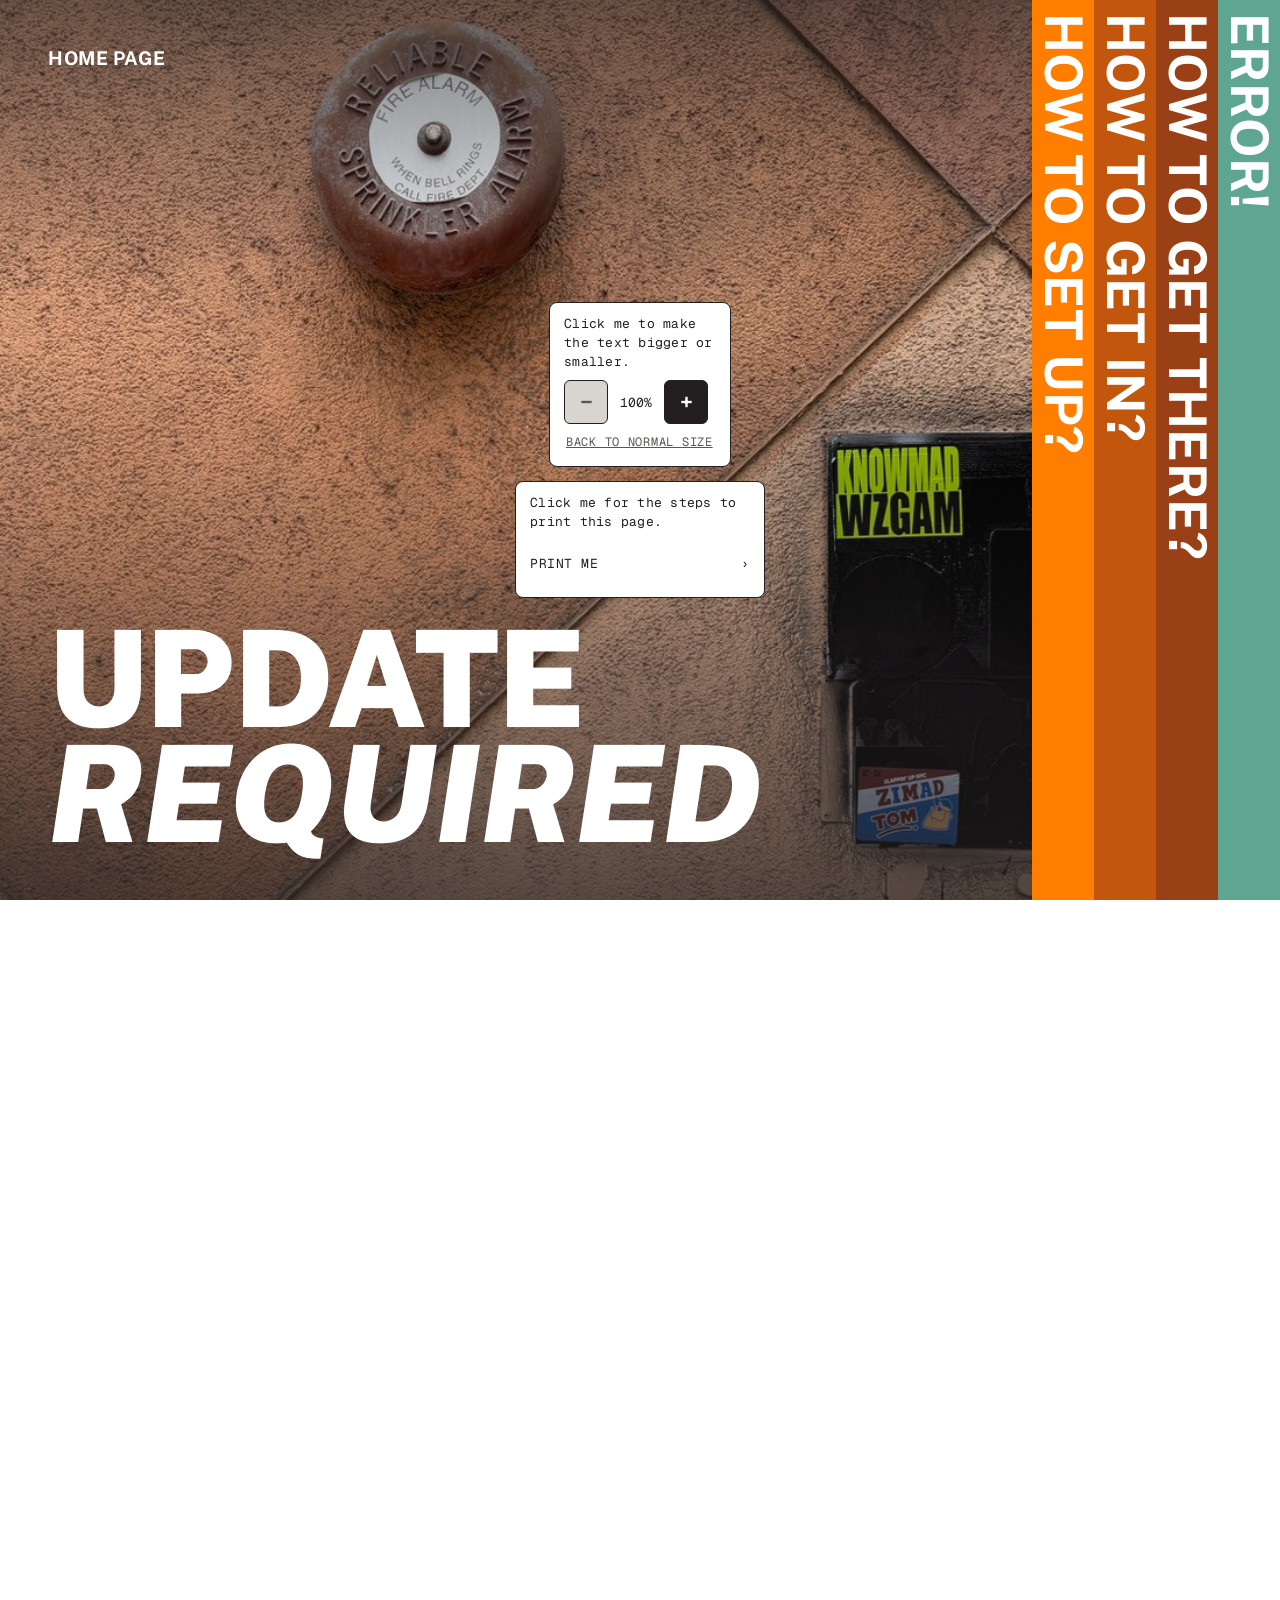
<file: index.html>
<!DOCTYPE html>
<html lang="en">
<head>
<meta charset="utf-8">
<meta name="viewport" content="width=device-width, initial-scale=1">

<title>Update required</title>

<meta name="description" content="A guide for elderly adapting to technology in an ever-changing society.">
<link rel="preconnect" href="https://fonts.googleapis.com">
<link rel="preconnect" href="https://fonts.gstatic.com" crossorigin>
<link href="https://fonts.googleapis.com/css2?family=Public+Sans:ital,wght@0,400;0,500;0,700;0,900;1,400;1,900&family=Geist+Mono:wght@400;500&family=Noto+Sans+KR:wght@400&display=swap" rel="stylesheet">
<link rel="stylesheet" href="style.css">
</head>

<body data-sec="00">

<div class="book">
  <div class="page page--landing">
    <section class="landing">

      <div class="landing-stage">

        <div class="cover" data-tip="Scroll down for information">
          <img class="cover-art" src="images/cover-hero.jpg"
               alt="A fire alarm bell and a sticker-covered utility box mounted on a stucco wall.">
          <p class="landing-mark landing-mark--cover" aria-hidden="true">Home page</p>
          <h1 class="cover-title">Update<br><em>required</em></h1>
        </div>

        <div class="landing-sheet">
          <p class="landing-mark"><a href="index.html">Home page</a></p>

          <p class="landing-say">Welcome, this is a guide for elderly adapting to technology in an ever-changing society.</p>
        </div>

      </div>

      <div class="landing-run" aria-hidden="true"></div>

    </section>
  </div>

  <nav class="tabs" aria-label="Chapters">
    <a class="tab tab--setup"    href="01-set-up.html">How to set up?</a>
    <a class="tab tab--getin"    href="02-get-in.html">How to get in?</a>
    <a class="tab tab--getthere" href="03-get-there.html">How to get there?</a>
    <a class="tab tab--error"    href="04-error.html">Error!</a>
  </nav>
</div>

<script src="cover.js"></script>
<script src="helpers.js"></script>
<script src="tooltip.js"></script>
</body>
</html>
</file>
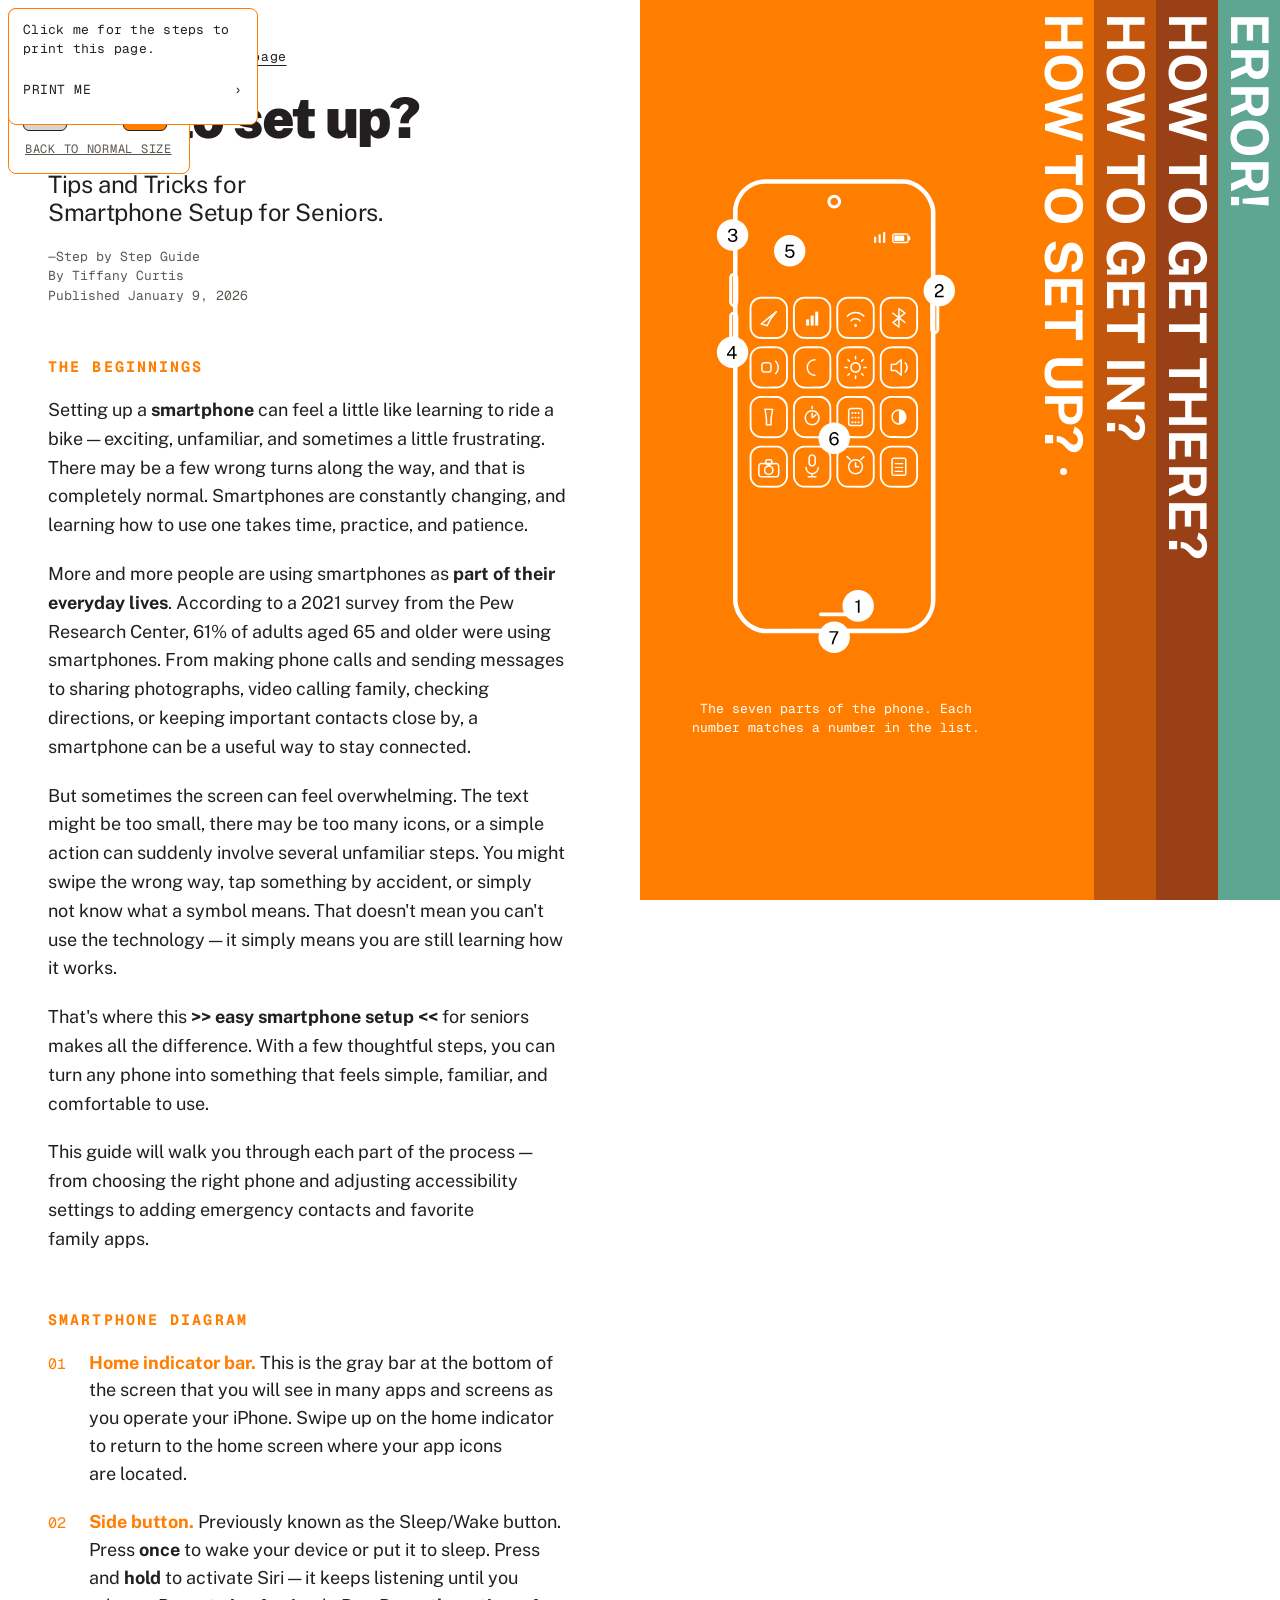
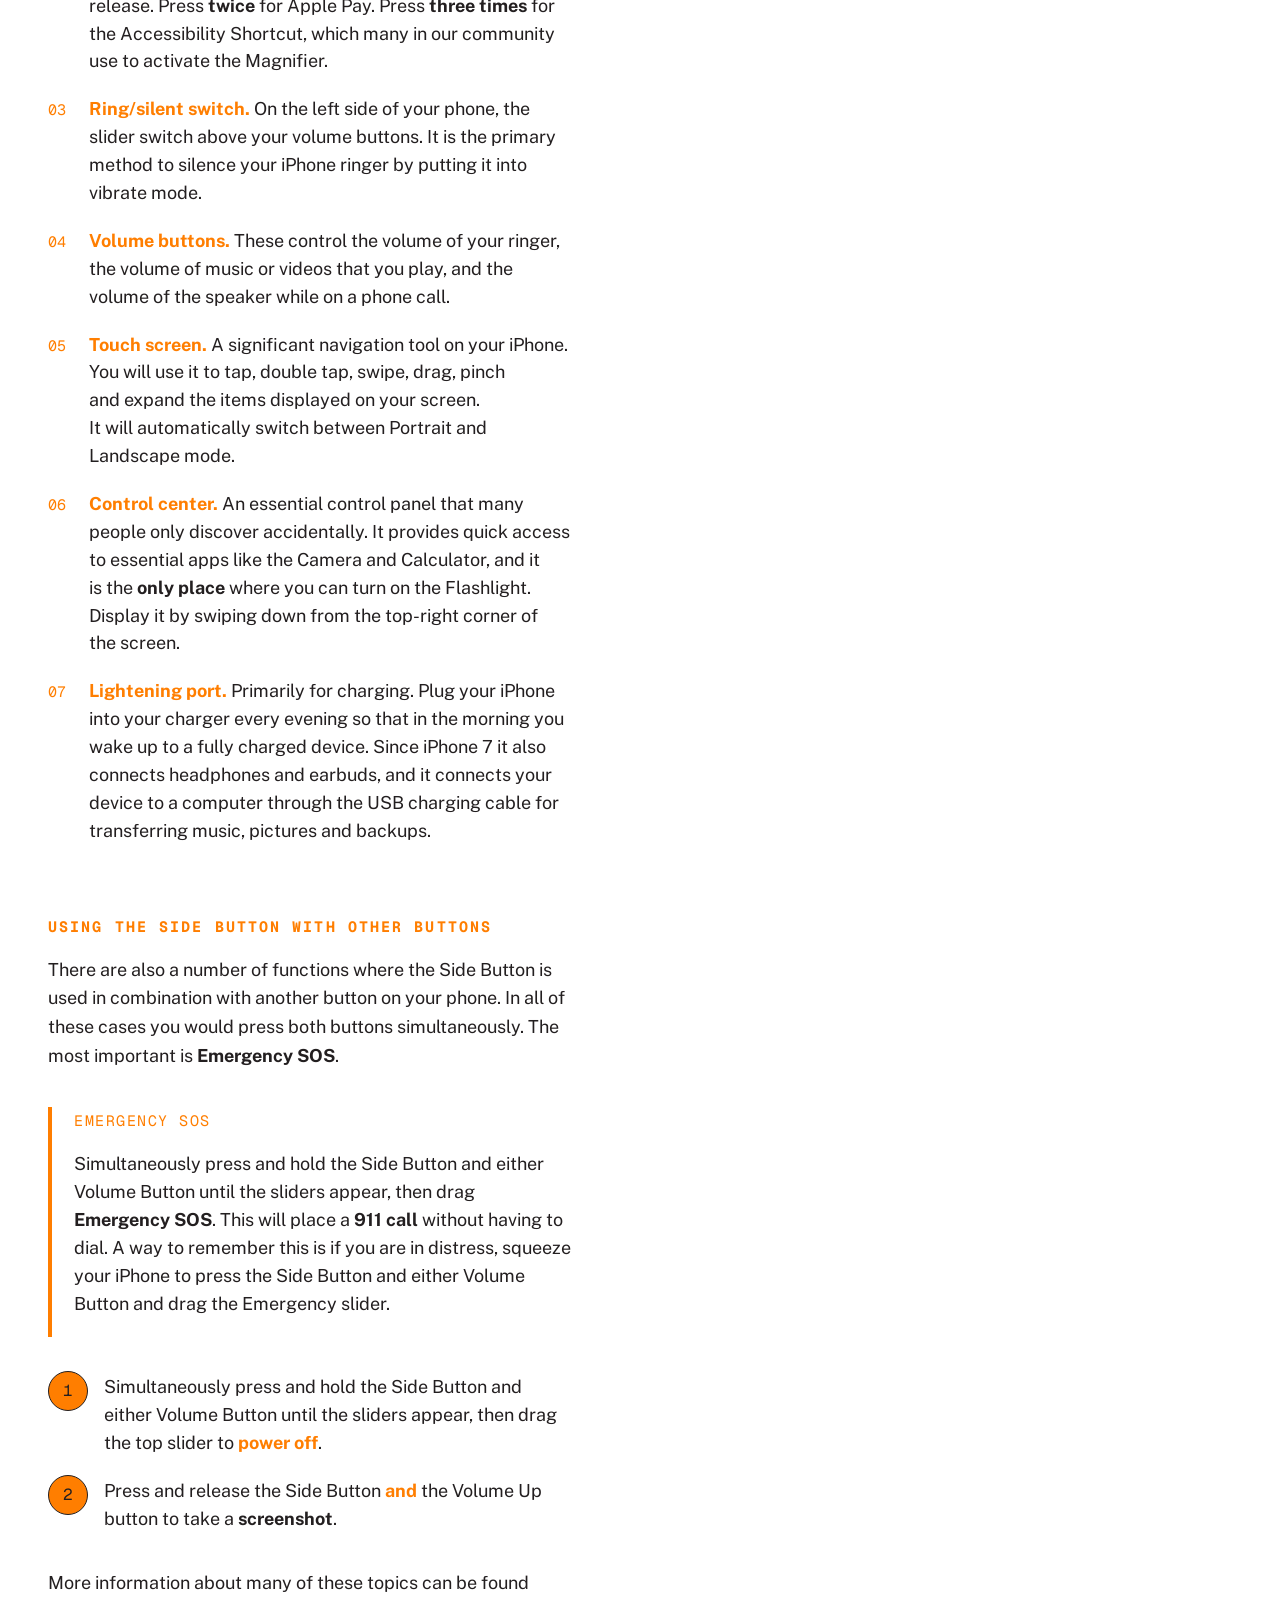
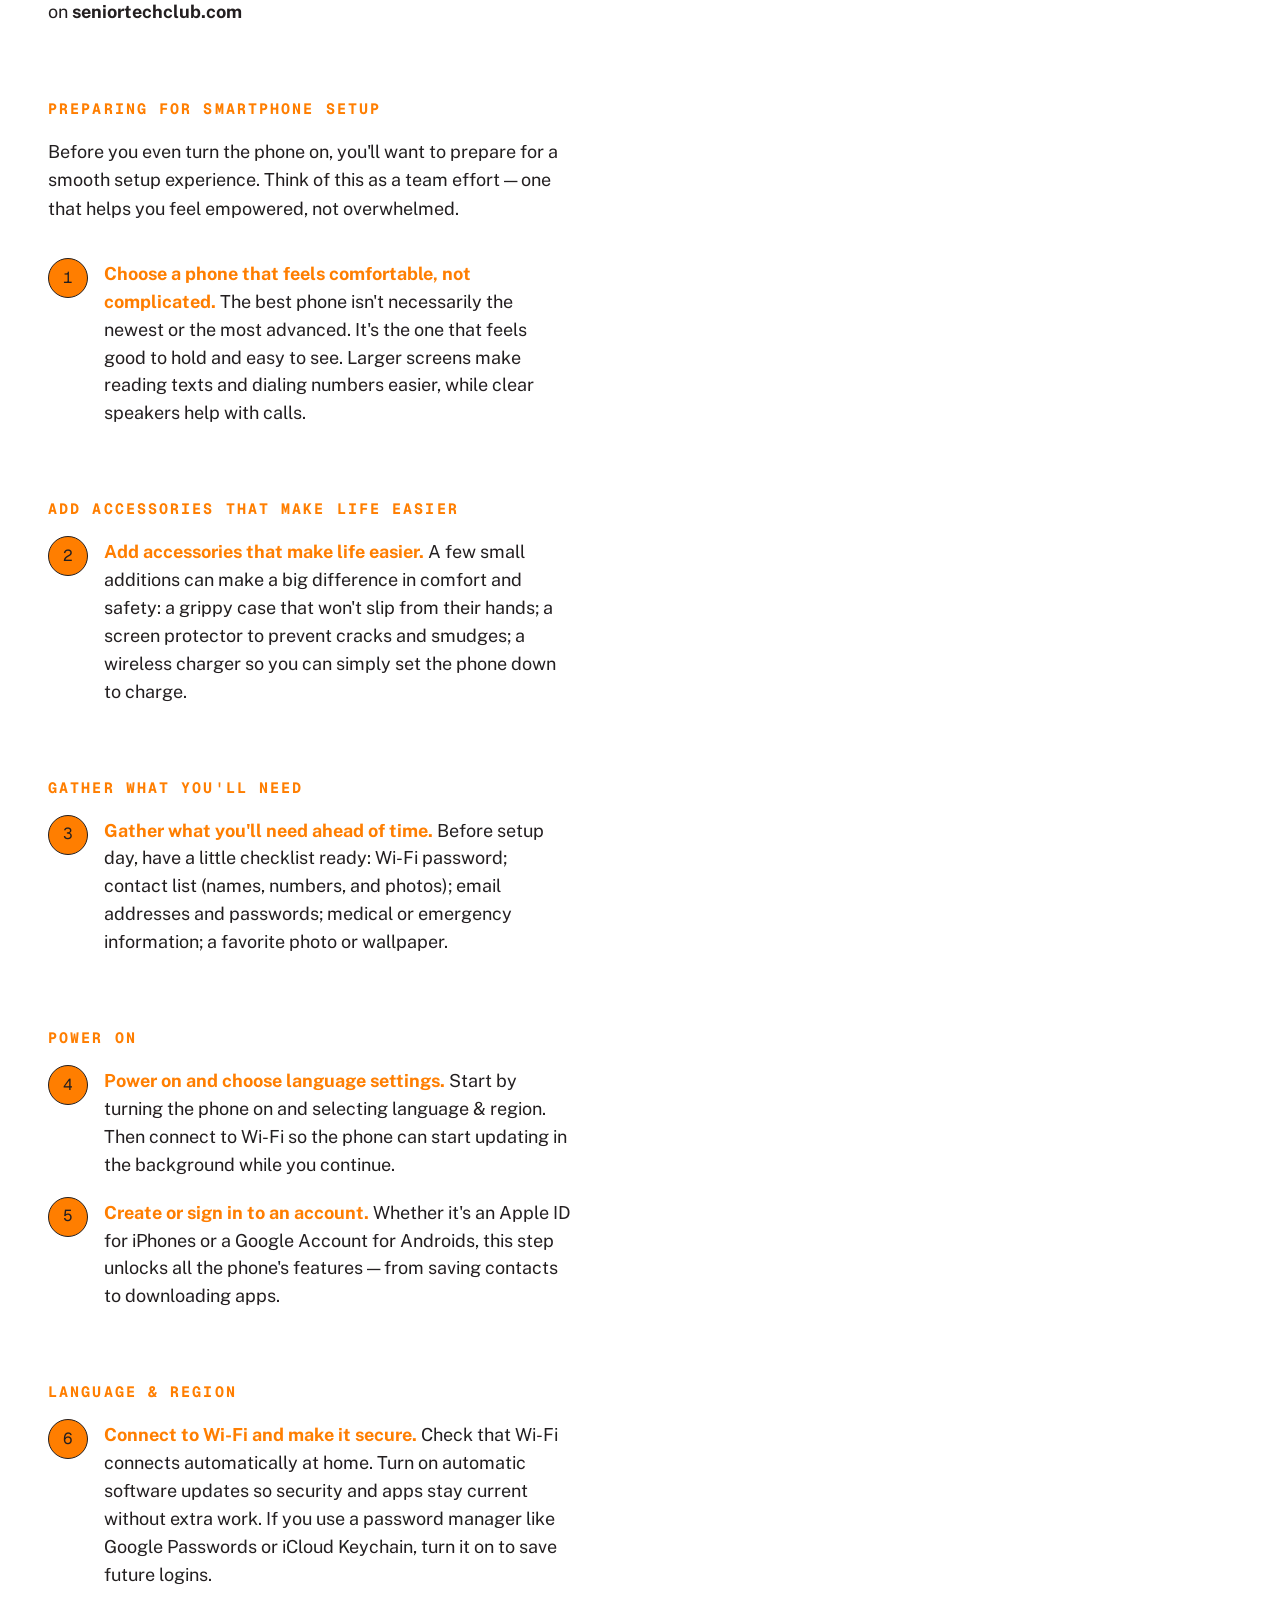
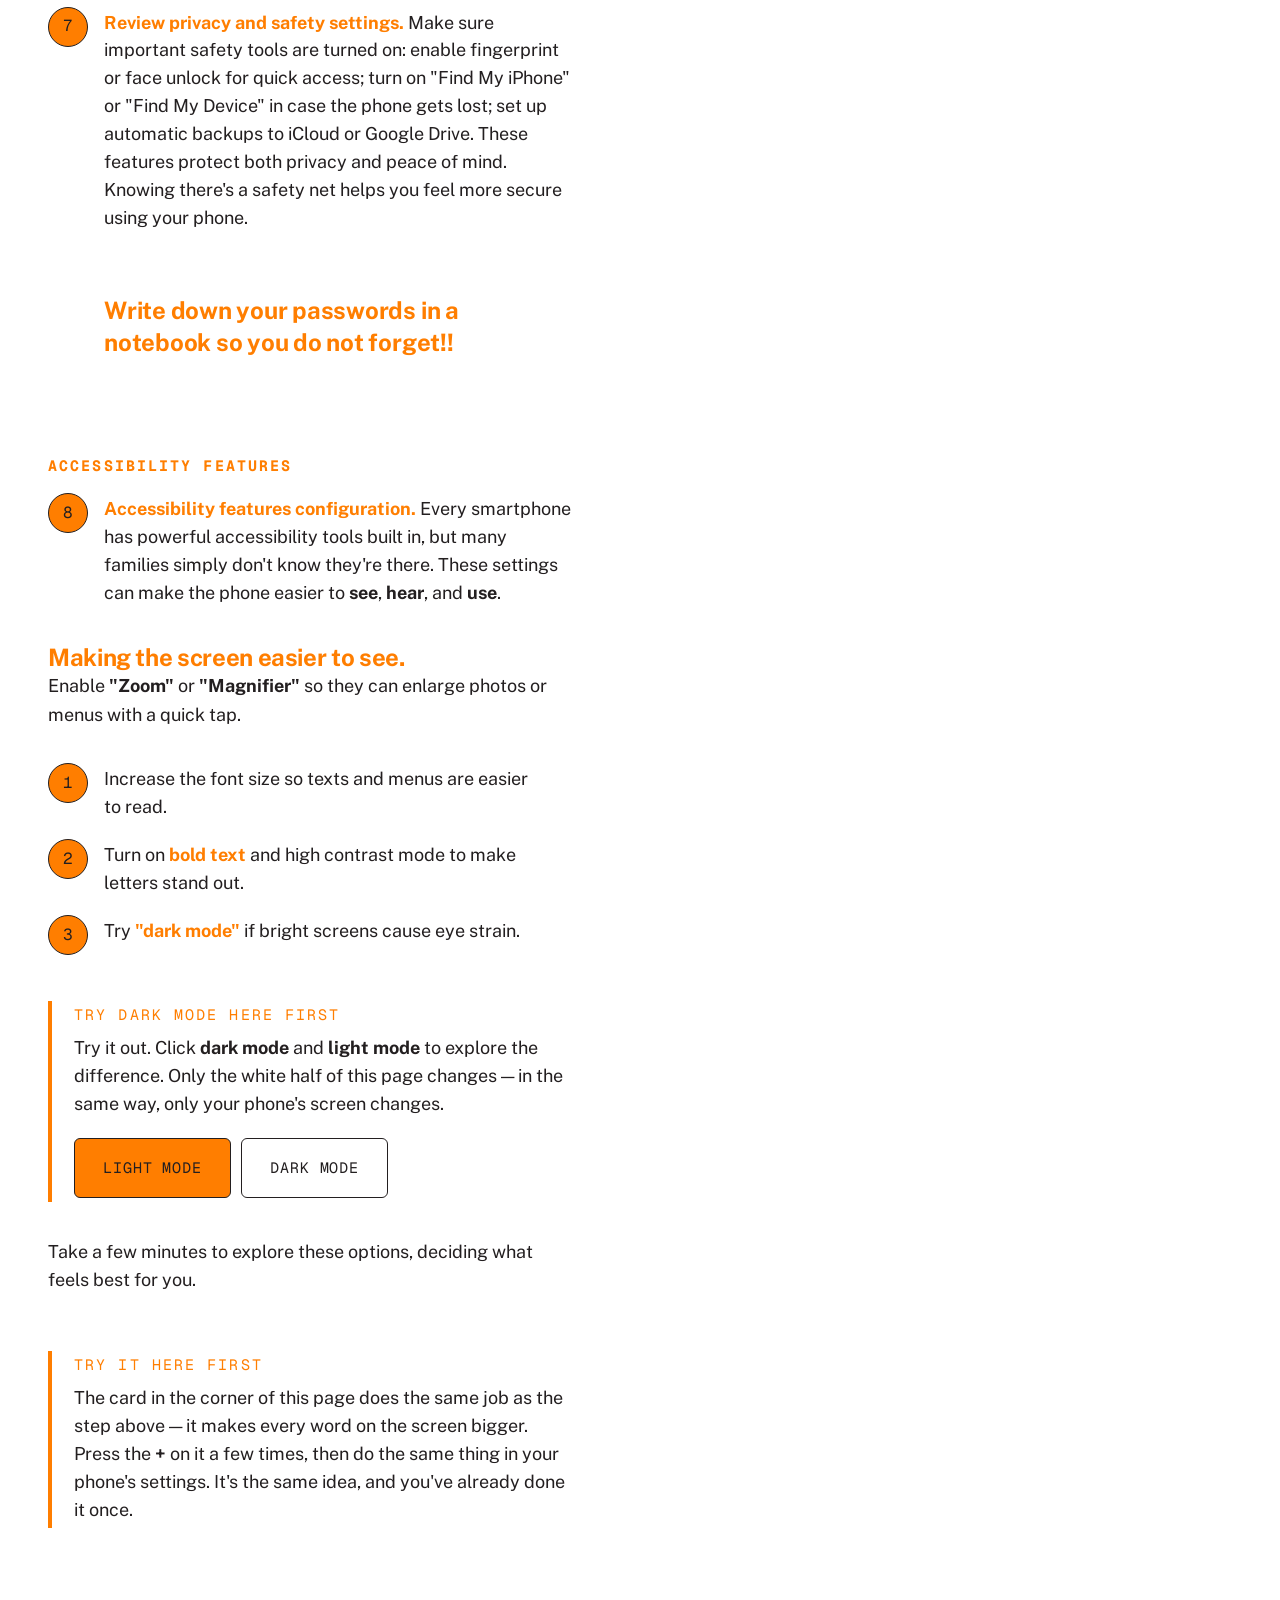
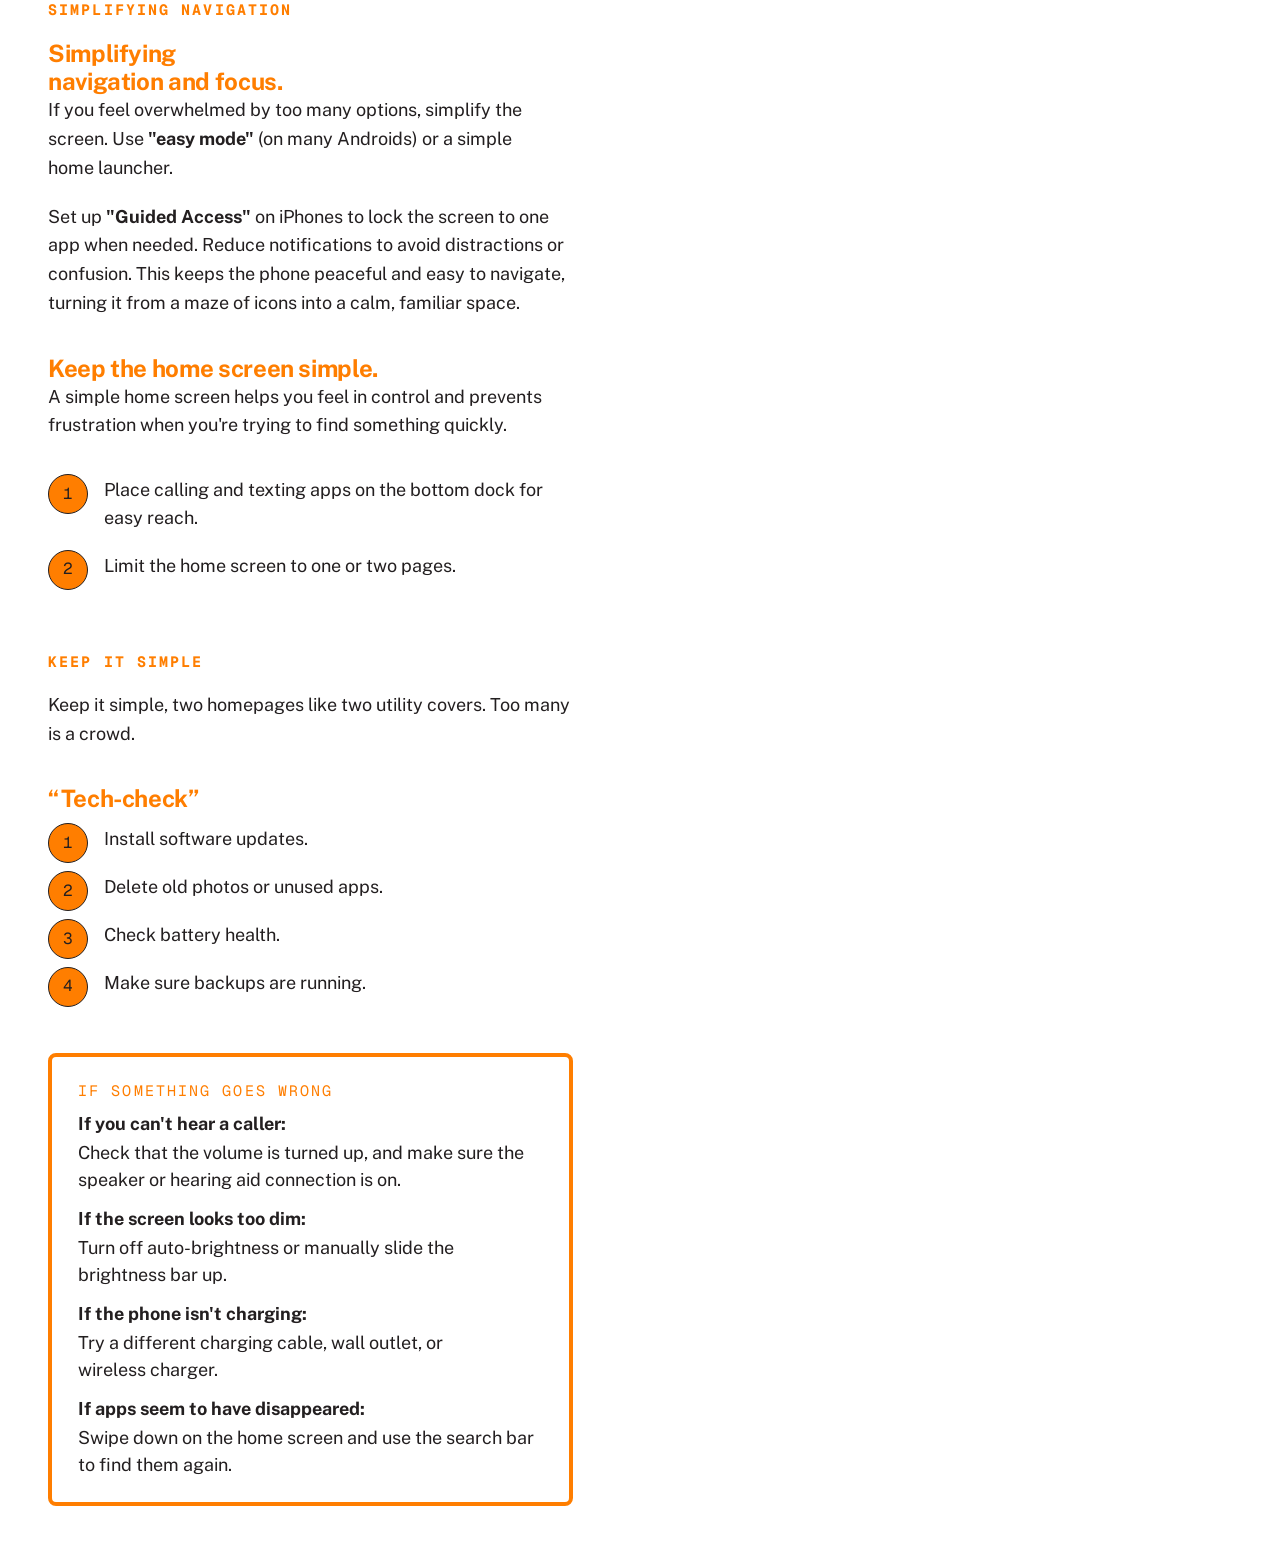
<file: 01-set-up.html>
<!DOCTYPE html>
<html lang="en">
<head>
<meta charset="utf-8">
<meta name="viewport" content="width=device-width, initial-scale=1">
<title>How to set up?</title>
<meta name="description" content="Tips and tricks for smartphone setup for seniors. A step by step guide.">
<link rel="preconnect" href="https://fonts.googleapis.com">
<link rel="preconnect" href="https://fonts.gstatic.com" crossorigin>
<link href="https://fonts.googleapis.com/css2?family=Public+Sans:ital,wght@0,400;0,500;0,700;0,900;1,400;1,900&family=Geist+Mono:wght@400;500&family=Noto+Sans+KR:wght@400&display=swap" rel="stylesheet">
<link rel="stylesheet" href="style.css">
</head>

<body class="chapter" data-sec="01">

<div class="book">
  <div class="colour-field" aria-hidden="true"></div>

  <div class="page">
    <p class="home-link"><a href="index.html">Click to go to the home page</a></p>

    <div class="chapter-head">
      <h1 class="chapter-name">How to set&nbsp;up?</h1>
      <p class="chapter-title">Tips and Tricks for Smartphone Setup for Seniors.</p>
      <p class="byline">—Step by Step Guide<br>By Tiffany Curtis<br>Published January 9, 2026</p>
    </div>

    <section class="run" aria-labelledby="r01">
      <div class="words">
        <h2 class="label" id="r01">The beginnings</h2>

        <div class="prose">
          <p>Setting up a <strong>smartphone</strong> can feel a little like learning to ride a bike — exciting, unfamiliar, and sometimes a little frustrating. There may be a few wrong turns along the way, and that is completely normal. Smartphones are constantly changing, and learning how to use one takes time, practice, and patience.</p>

          <p>More and more people are using smartphones as <strong>part of their everyday lives</strong>. According to a 2021 survey from the Pew Research Center, 61% of adults aged 65 and older were using smartphones. From making phone calls and sending messages to sharing photographs, video calling family, checking directions, or keeping important contacts close by, a smartphone can be a useful way to stay connected.</p>

          <p>But sometimes the screen can feel overwhelming. The text might be too small, there may be too many icons, or a simple action can suddenly involve several unfamiliar steps. You might swipe the wrong way, tap something by accident, or simply not know what a symbol means. That doesn't mean you can't use the technology — it simply means you are still learning how it works.</p>

          <p>That's where this <strong>&gt;&gt; easy smartphone setup &lt;&lt;</strong> for seniors makes all the difference. With a few thoughtful steps, you can turn any phone into something that feels simple, familiar, and comfortable to use.</p>

          <p>This guide will walk you through each part of the process — from choosing the right phone and adjusting accessibility settings to adding emergency contacts and favorite family apps.</p>
        </div>

        <h2 class="label" id="r02">Smartphone diagram</h2>

        <ol class="parts">
          <li><span class="n">01</span><span><strong>Home indicator bar.</strong> This is the gray bar at the bottom of the screen that you will see in many apps and screens as you operate your iPhone. Swipe up on the home indicator to return to the home screen where your app icons are located.</span></li>

          <li><span class="n">02</span><span><strong>Side button.</strong> Previously known as the Sleep/Wake button. Press <strong>once</strong> to wake your device or put it to sleep. Press and <strong>hold</strong> to activate Siri — it keeps listening until you release. Press <strong>twice</strong> for Apple Pay. Press <strong>three times</strong> for the Accessibility Shortcut, which many in our community use to activate the Magnifier.</span></li>

          <li><span class="n">03</span><span><strong>Ring/silent switch.</strong> On the left side of your phone, the slider switch above your volume buttons. It is the primary method to silence your iPhone ringer by putting it into vibrate mode.</span></li>

          <li><span class="n">04</span><span><strong>Volume buttons.</strong> These control the volume of your ringer, the volume of music or videos that you play, and the volume of the speaker while on a phone call.</span></li>

          <li><span class="n">05</span><span><strong>Touch screen.</strong> A significant navigation tool on your iPhone. You will use it to tap, double tap, swipe, drag, pinch and expand the items displayed on your screen. It will automatically switch between Portrait and Landscape mode.</span></li>

          <li><span class="n">06</span><span><strong>Control center.</strong> An essential control panel that many people only discover accidentally. It provides quick access to essential apps like the Camera and Calculator, and it is the <strong>only place</strong> where you can turn on the Flashlight. Display it by swiping down from the top-right corner of the screen.</span></li>

          <li><span class="n">07</span><span><strong>Lightening port.</strong> Primarily for charging. Plug your iPhone into your charger every evening so that in the morning you wake up to a fully charged device. Since iPhone 7 it also connects headphones and earbuds, and it connects your device to a computer through the USB charging cable for transferring music, pictures and backups.</span></li>
        </ol>
      </div>

      <div class="art">
        <figure class="diagram diagram--phone diagram--literal"
                data-tip="Every part you will be asked to find, labelled once.">
          <img src="diagrams/smartphone-diagram.svg"
               alt="A drawing of a phone with seven parts numbered: home indicator bar, side button, ring and silent switch, volume buttons, touch screen, control centre and lightening port.">
          <figcaption>The seven parts of the phone. Each number matches a number in the list.</figcaption>
        </figure>
      </div>
    </section>

    <section class="run" aria-labelledby="r03">
      <div class="words">
        <h2 class="label" id="r03">Using the side button with other buttons</h2>

        <div class="prose">
          <p>There are also a number of functions where the Side Button is used in combination with another button on your phone. In all of these cases you would press both buttons simultaneously. The most important is <strong>Emergency SOS</strong>.</p>
        </div>

        <aside class="note">
          <span class="who">Emergency SOS</span>
          <p>Simultaneously press and hold the Side Button and either Volume Button until the sliders appear, then drag <strong>Emergency SOS</strong>. This will place a <strong>911 call</strong> without having to dial. A way to remember this is if you are in distress, squeeze your iPhone to press the Side Button and either Volume Button and drag the Emergency slider.</p>
        </aside>

        <ol class="steps">
          <li>Simultaneously press and hold the Side Button and either Volume Button until the sliders appear, then drag the top slider to <strong>power off</strong>.</li>
          <li>Press and release the Side Button <strong>and</strong> the Volume Up button to take a <strong>screenshot</strong>.</li>
        </ol>

        <div class="prose">
          <p>More information about many of these topics can be found on <strong>seniortechclub.com</strong></p>
        </div>
      </div>
    </section>

    <section class="run" aria-labelledby="r04">
      <div class="words">
        <h2 class="label" id="r04">Preparing for smartphone setup</h2>

        <div class="prose">
          <p>Before you even turn the phone on, you'll want to prepare for a smooth setup experience. Think of this as a team effort — one that helps you feel empowered, not overwhelmed.</p>
        </div>

        <ol class="steps">
          <li>
            <strong>Choose a phone that feels comfortable, not complicated.</strong>
            The best phone isn't necessarily the newest or the most advanced. It's the one that feels good to hold and easy to see. Larger screens make reading texts and dialing numbers easier, while clear speakers help with calls.
          </li>
        </ol>
      </div>

      <div class="art">
        <figure class="diagram diagram--phone"
                data-tip="Eight things, named in words, big enough to read. That is the whole idea.">
          <img src="diagrams/settings-list.svg"
               alt="A phone home screen listing Options, Home, Phone, Text Messages, Camera, Internet, Email and Maps, with Back and Home beneath.">
          <figcaption>Diagram of what a friendly homescreen can be.</figcaption>
        </figure>
      </div>
    </section>

    <section class="run" aria-labelledby="r05">
      <div class="words">
        <h2 class="label" id="r05">Add accessories that make life easier</h2>

        <ol class="steps steps--from2">
          <li>
            <strong>Add accessories that make life easier.</strong>
            A few small additions can make a big difference in comfort and safety: a grippy case that won't slip from their hands; a screen protector to prevent cracks and smudges; a wireless charger so you can simply set the phone down to charge.
          </li>
        </ol>
      </div>

      <div class="art">
        <div class="photo-pair">
          <figure class="photo">
            <img src="images/treadplate-yellow.jpg"
                 alt="A yellow metal tread plate, its raised studs worn smooth in the middle.">
            <figcaption>Add grip so the phone does not fall easily, just like grip on surfaces so we do not fall.</figcaption>
          </figure>
          <figure class="photo">
            <img src="images/wall-crack-corner.jpg"
                 alt="A crack running down the painted corner of a building.">
            <figcaption>Add a screen protector preventing cracks and smudges, crakcs like we find in corner of buildings.</figcaption>
          </figure>
        </div>
      </div>
    </section>

    <section class="run" aria-labelledby="r05b">
      <div class="words">
        <h2 class="label" id="r05b">Gather what you'll need</h2>

        <ol class="steps steps--from3">
          <li>
            <strong>Gather what you'll need ahead of time.</strong>
            Before setup day, have a little checklist ready: Wi-Fi password; contact list (names, numbers, and photos); email addresses and passwords; medical or emergency information; a favorite photo or wallpaper.
          </li>
        </ol>
      </div>

      <div class="art">
        <figure class="photo" style="--photo-ar: 0.4506"
                data-tip="A wallpaper can be anything. A wall, even.">
          <img src="images/gate-diamond-grille.jpg"
               alt="A tall panel of diamond-patterned metal mesh.">
          <figcaption>Diagram of what wallpaper can be.</figcaption>
        </figure>
      </div>
    </section>

    <section class="run" aria-labelledby="r06">
      <div class="words">
        <h2 class="label" id="r06">Power on</h2>

        <ol class="steps steps--from4">
          <li>
            <strong>Power on and choose language settings.</strong>
            Start by turning the phone on and selecting language &amp; region. Then connect to Wi-Fi so the phone can start updating in the background while you continue.
          </li>

          <li>
            <strong>Create or sign in to an account.</strong>
            Whether it's an Apple ID for iPhones or a Google Account for Androids, this step unlocks all the phone's features — from saving contacts to downloading apps.
          </li>
        </ol>
      </div>

      <div class="art">
        <figure class="diagram diagram--phone"
                data-tip="The very first screen. Nothing has been set up yet.">
          <img src="diagrams/hello.svg"
               alt="A phone showing the Hello greeting on first start-up.">
          <figcaption>Hello. The first thing the phone says.</figcaption>
        </figure>
      </div>
    </section>

    <section class="run" aria-labelledby="r07">
      <div class="words">
        <h2 class="label" id="r07">Language &amp; region</h2>

        <ol class="steps steps--from6">
          <li>
            <strong>Connect to Wi-Fi and make it secure.</strong>
            Check that Wi-Fi connects automatically at home. Turn on automatic software updates so security and apps stay current without extra work. If you use a password manager like Google Passwords or iCloud Keychain, turn it on to save future logins.
          </li>

          <li>
            <strong>Review privacy and safety settings.</strong>
            Make sure important safety tools are turned on: enable fingerprint or face unlock for quick access; turn on "Find My iPhone" or "Find My Device" in case the phone gets lost; set up automatic backups to iCloud or Google Drive. These features protect both privacy and peace of mind. Knowing there's a safety net helps you feel more secure using your phone.
          </li>
        </ol>

        <aside class="note note--quote">
          <p>Write down your passwords in a notebook so you do not forget!!</p>
        </aside>
      </div>

      <div class="art">
        <figure class="diagram diagram--phone"
                data-tip="Pick the language you read in. You can change it later.">
          <img src="diagrams/language-select.svg"
               alt="A phone showing the list of languages to choose from.">
          <figcaption>Choosing a language &amp; region.</figcaption>
        </figure>
      </div>
    </section>

    <section class="run" aria-labelledby="r08">
      <div class="words">
        <h2 class="label" id="r08">Accessibility features</h2>

        <ol class="steps steps--from8">
          <li>
            <strong>Accessibility features configuration.</strong>
            Every smartphone has powerful accessibility tools built in, but many families simply don't know they're there. These settings can make the phone easier to <strong>see</strong>, <strong>hear</strong>, and <strong>use</strong>.
          </li>
        </ol>

        <div class="prose">
          <h3>Making the screen easier to see.</h3>
          <p>Enable <strong>"Zoom"</strong> or <strong>"Magnifier"</strong> so they can enlarge photos or menus with a quick tap.</p>
        </div>

        <ol class="steps">
          <li>Increase the font size so texts and menus are easier to read.</li>
          <li>Turn on <strong>bold text</strong> and high contrast mode to make letters stand out.</li>
          <li>Try <strong>"dark mode"</strong> if bright screens cause eye strain.</li>
        </ol>

        <div class="try">
          <span class="label">Try dark mode here first</span>
          <p>Try it out. Click <strong>dark mode</strong> and <strong>light mode</strong> to explore the difference. Only the white half of this page changes — in the same way, only your phone's screen changes.</p>

          <div class="mode-switch" role="group" aria-label="Light or dark mode">
            <button class="mode-btn is-on" type="button" data-mode="light"
                    aria-pressed="true"
                    data-tip="Click me to go back to light">Light mode</button>
            <button class="mode-btn" type="button" data-mode="dark"
                    aria-pressed="false"
                    data-tip="Click me to turn the page dark">Dark mode</button>
          </div>
        </div>

        <div class="prose">
          <p>Take a few minutes to explore these options, deciding what feels best for you.</p>
        </div>

        <div class="try">
          <span class="label">Try it here first</span>
          <p>The card in the corner of this page does the same job as the step above — it makes every word on the screen bigger. Press the <strong>+</strong> on it a few times, then do the same thing in your phone's settings. It's the same idea, and you've already done it once.</p>
        </div>
      </div>

      <div class="art">
        <div class="photo-pair">
          <figure class="photo"
                  data-tip="The whole fence. You can see where it is, not what it is made of.">
            <img src="images/fence-rust-wide.jpg"
                 alt="A rusted wire fence photographed from far enough back to see the whole panel.">
            <figcaption>Zoomed out.</figcaption>
          </figure>
          <figure class="photo"
                  data-tip="Closer in. Same fence, and now you can read it.">
            <img src="images/fence-rust-mid.jpg"
                 alt="The same rusted fence closer in, the wires and rust now clearly visible.">
            <figcaption>Zoomed in.</figcaption>
          </figure>
        </div>
      </div>
    </section>

    <section class="run" aria-labelledby="r09">
      <div class="words">
        <h2 class="label" id="r09">Simplifying navigation</h2>

        <div class="prose">
          <h3>Simplifying navigation and focus.</h3>
          <p>If you feel overwhelmed by too many options, simplify the screen. Use <strong>"easy mode"</strong> (on many Androids) or a simple home launcher.</p>
          <p>Set up <strong>"Guided Access"</strong> on iPhones to lock the screen to one app when needed. Reduce notifications to avoid distractions or confusion. This keeps the phone peaceful and easy to navigate, turning it from a maze of icons into a calm, familiar space.</p>

          <h3>Keep the home screen simple.</h3>
          <p>A simple home screen helps you feel in control and prevents frustration when you're trying to find something quickly.</p>
        </div>

        <ol class="steps">
          <li>Place calling and texting apps on the bottom dock for easy reach.</li>
          <li>Limit the home screen to one or two pages.</li>
        </ol>
      </div>

      <div class="art">
        <div class="photo-pair">
          <figure class="photo"
                  data-tip="Closer than the eye would ever stand. The third distance.">
            <img src="images/pipe-joint-teal.jpg"
                 alt="A teal painted pipe joint photographed very close, the bolt heads filling the frame.">
            <figcaption>Magnified.</figcaption>
          </figure>

          <figure class="photo"
                  data-tip="The same fence as the run above, closer again.">
            <img src="images/fence-rust-close.jpg"
                 alt="The rusted fence magnified until only a few wires and the rust between them are in frame.">
            <figcaption>Also magnified.</figcaption>
          </figure>
        </div>
      </div>
    </section>

    <section class="run" aria-labelledby="r11">
      <div class="words">
        <h2 class="label" id="r11">Keep it simple</h2>

        <div class="prose">
          <p>Keep it simple, two homepages like two utility covers. Too many is a crowd.</p>
        </div>

        <h3>&ldquo;Tech-check&rdquo;</h3>

        <ol class="steps">
          <li>Install software updates.</li>
          <li>Delete old photos or unused apps.</li>
          <li>Check battery health.</li>
          <li>Make sure backups are running.</li>
        </ol>

        <div class="jargon">
          <span class="label">If something goes wrong</span>
          <dl>
            <dt>If you can't hear a caller:</dt>
            <dd>Check that the volume is turned up, and make sure the speaker or hearing aid connection is on.</dd>

            <dt>If the screen looks too dim:</dt>
            <dd>Turn off auto-brightness or manually slide the brightness bar up.</dd>

            <dt>If the phone isn't charging:</dt>
            <dd>Try a different charging cable, wall outlet, or wireless charger.</dd>

            <dt>If apps seem to have disappeared:</dt>
            <dd>Swipe down on the home screen and use the search bar to find them again.</dd>
          </dl>
        </div>
      </div>

      <div class="art">
        <figure class="photo photo--square"
                data-tip="One cover, one job. The whole chapter in a circle of cast iron.">
          <img src="images/utility-cover-round.jpg"
               alt="A round cast-iron utility cover set into the pavement.">
          <figcaption>Keep it simple, two homepages like two utility covers. Too many is a crowd.</figcaption>
        </figure>
      </div>
    </section>
  </div>

  <nav class="tabs" aria-label="Chapters">
    <a class="tab tab--setup"    href="index.html" aria-current="true">How to set up?</a>
    <a class="tab tab--getin"    href="02-get-in.html">How to get in?</a>
    <a class="tab tab--getthere" href="03-get-there.html">How to get there?</a>
    <a class="tab tab--error"    href="04-error.html">Error!</a>
  </nav>
</div>

<script src="helpers.js"></script>
<script src="tooltip.js"></script>
</body>
</html>
</file>
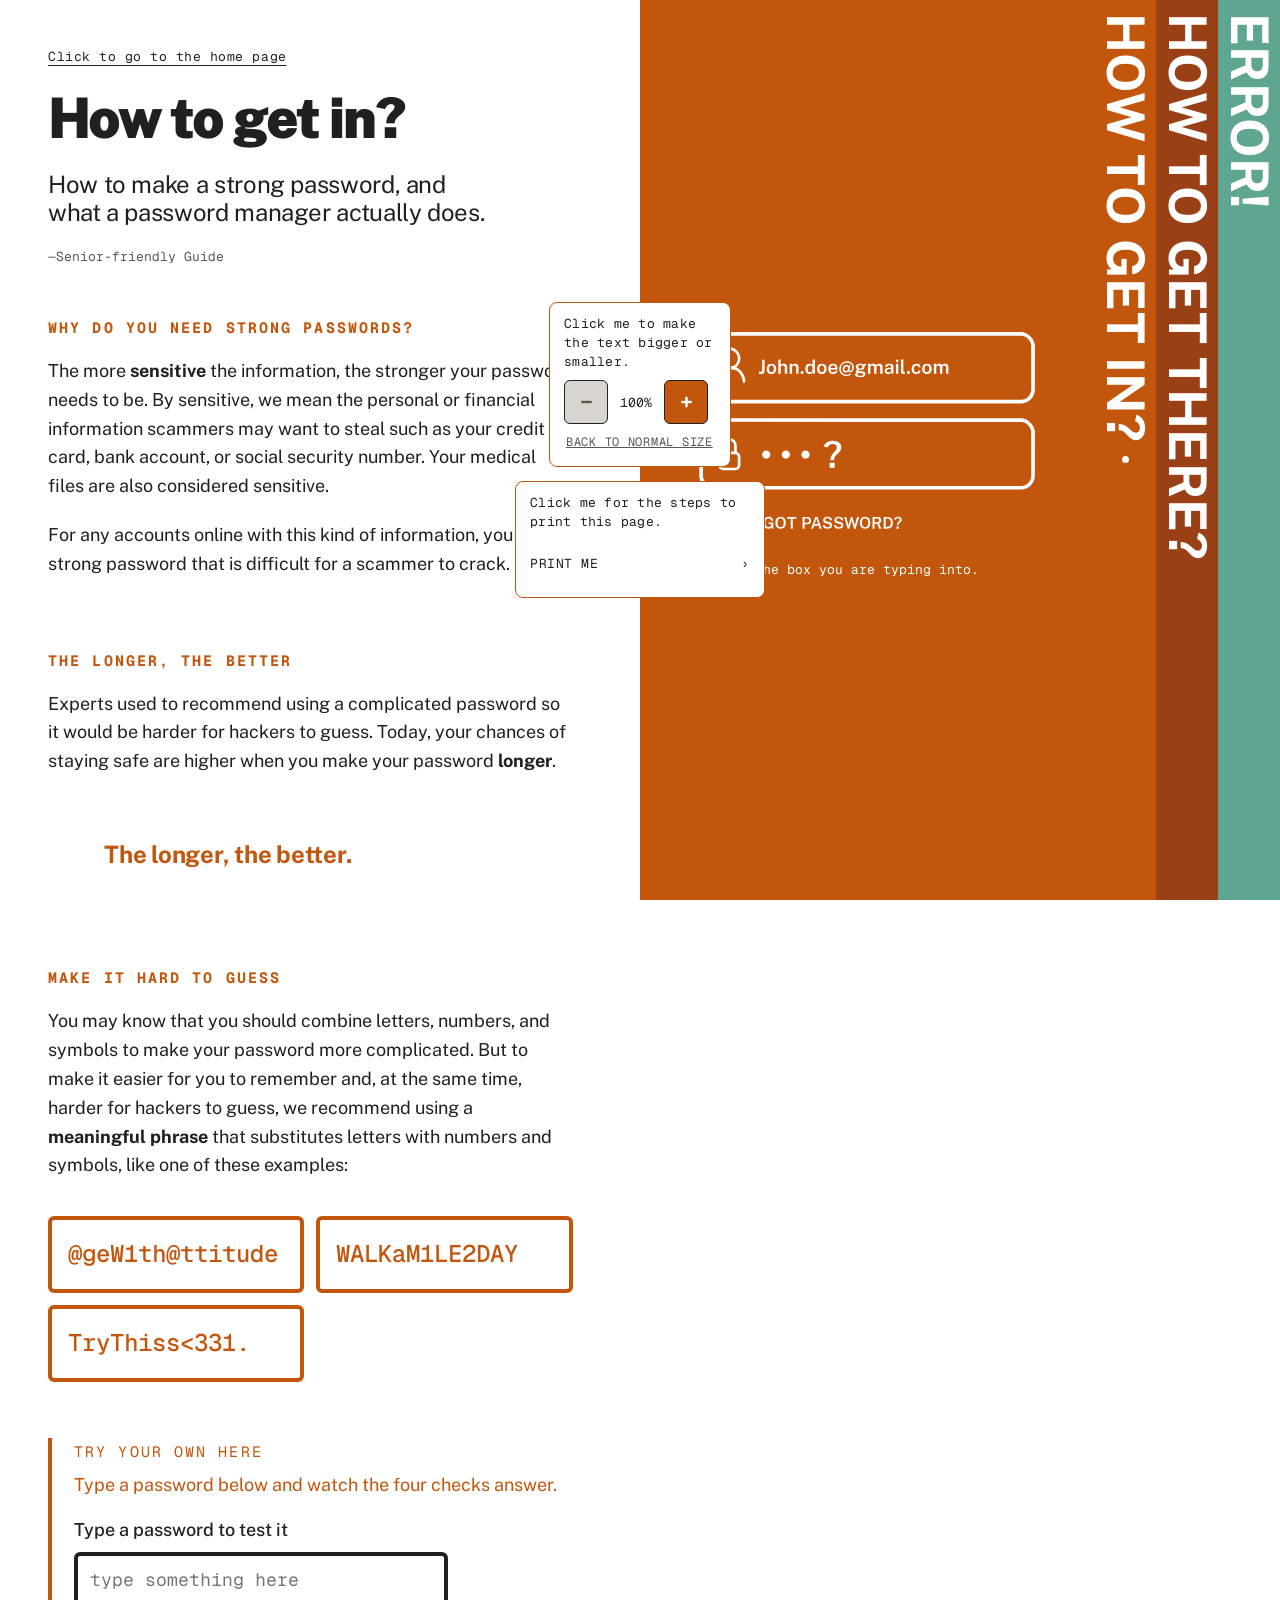
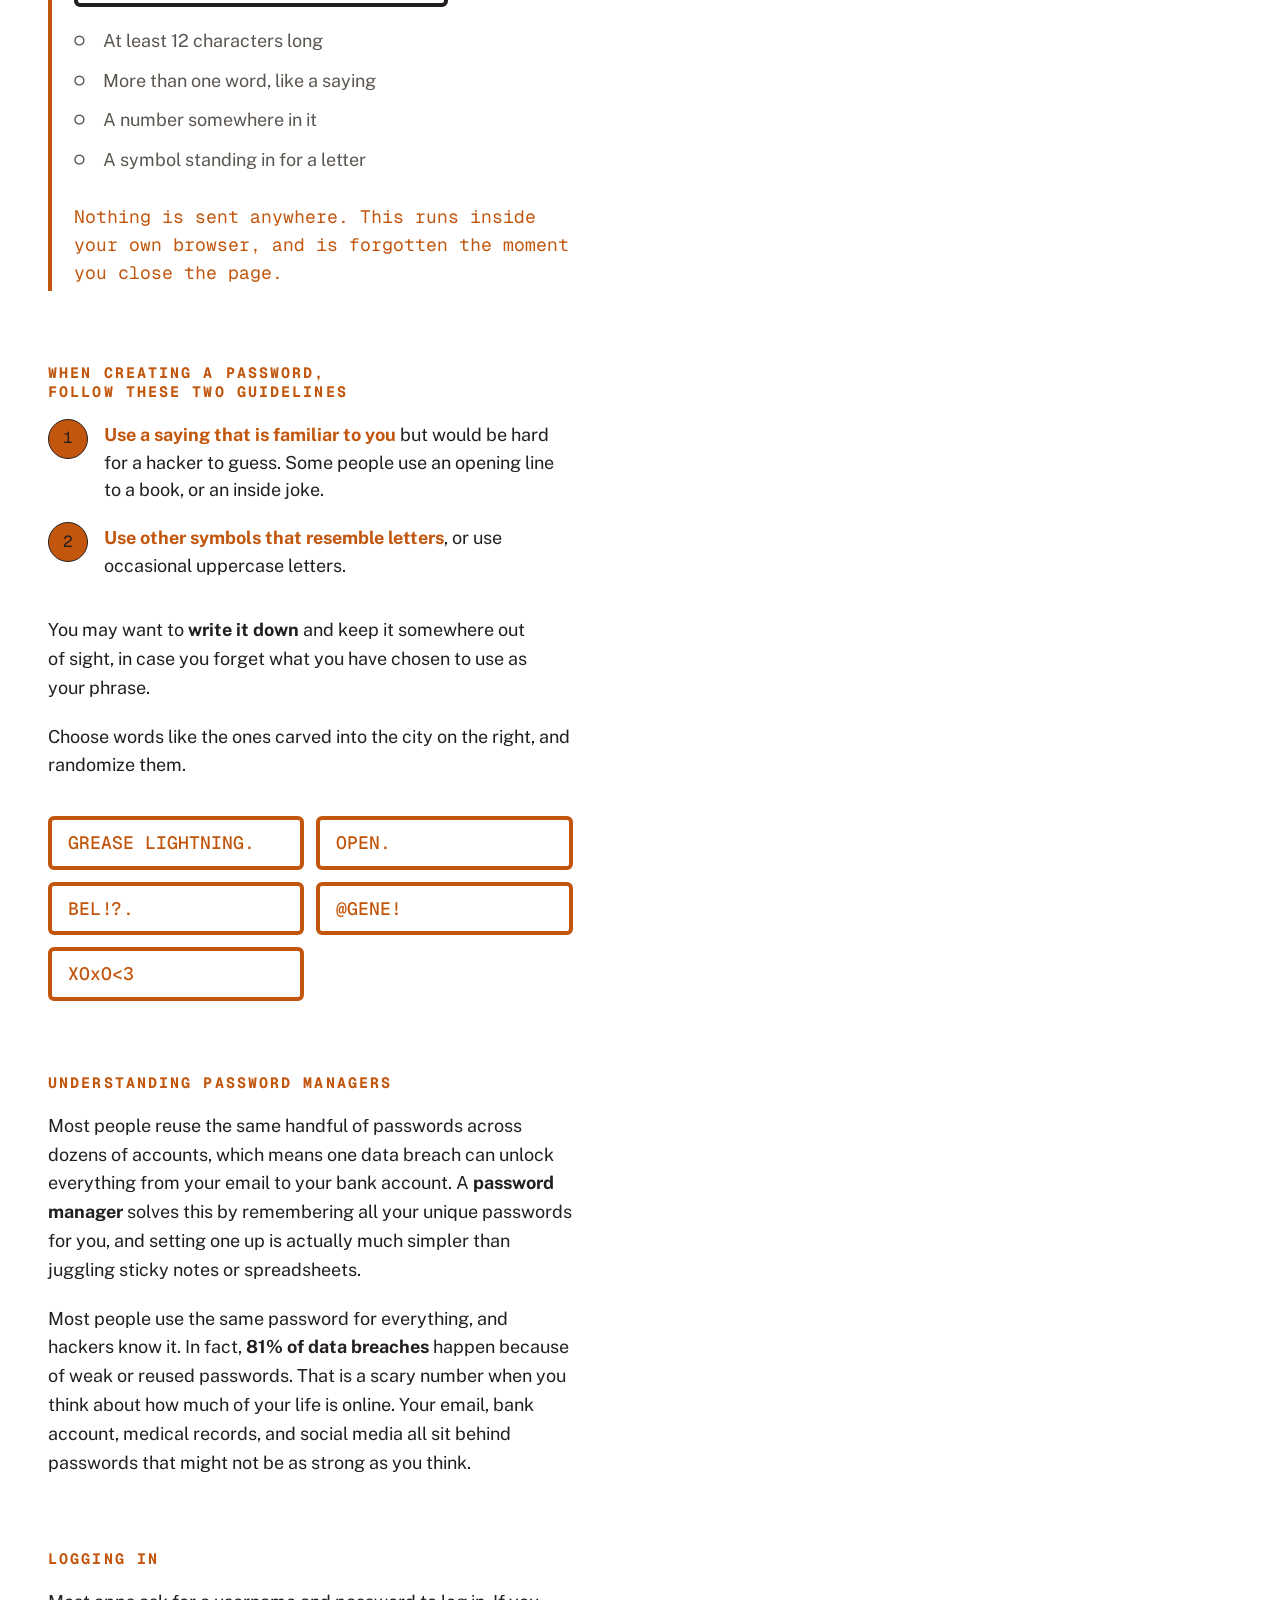
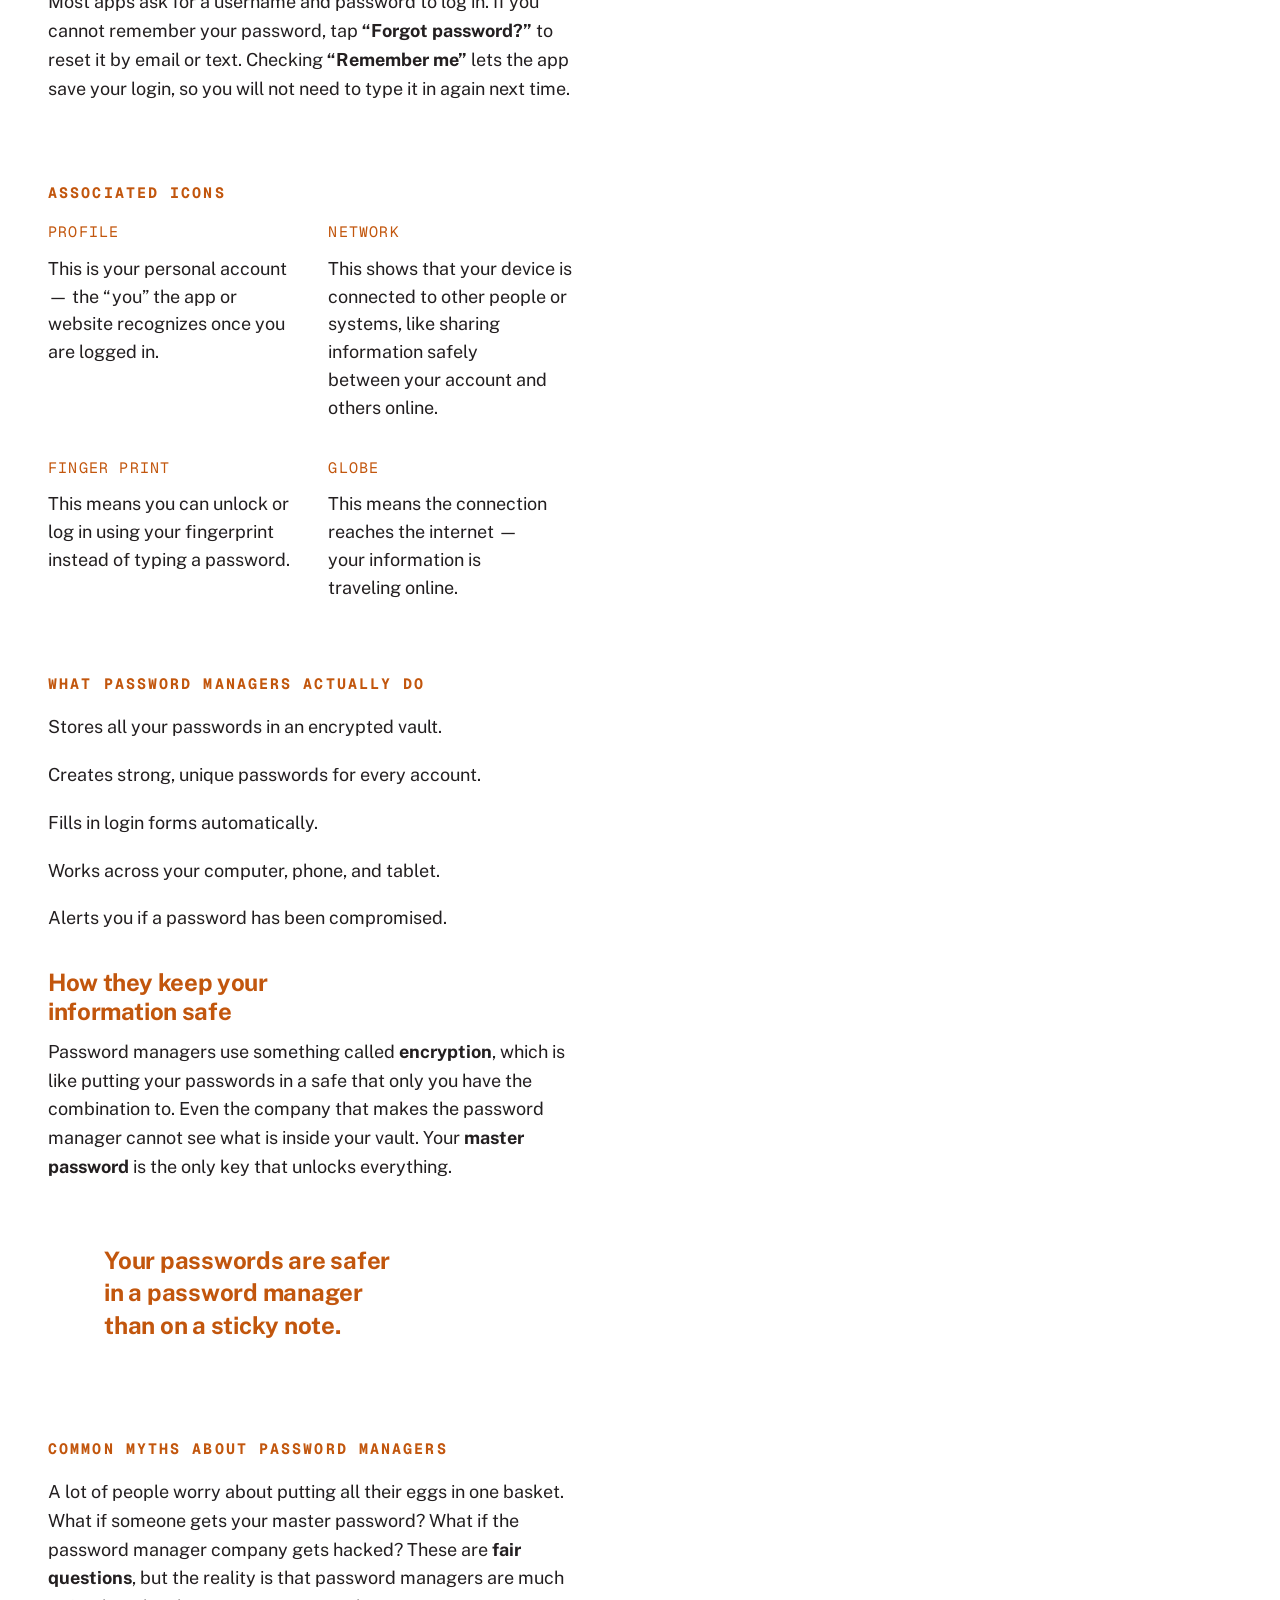
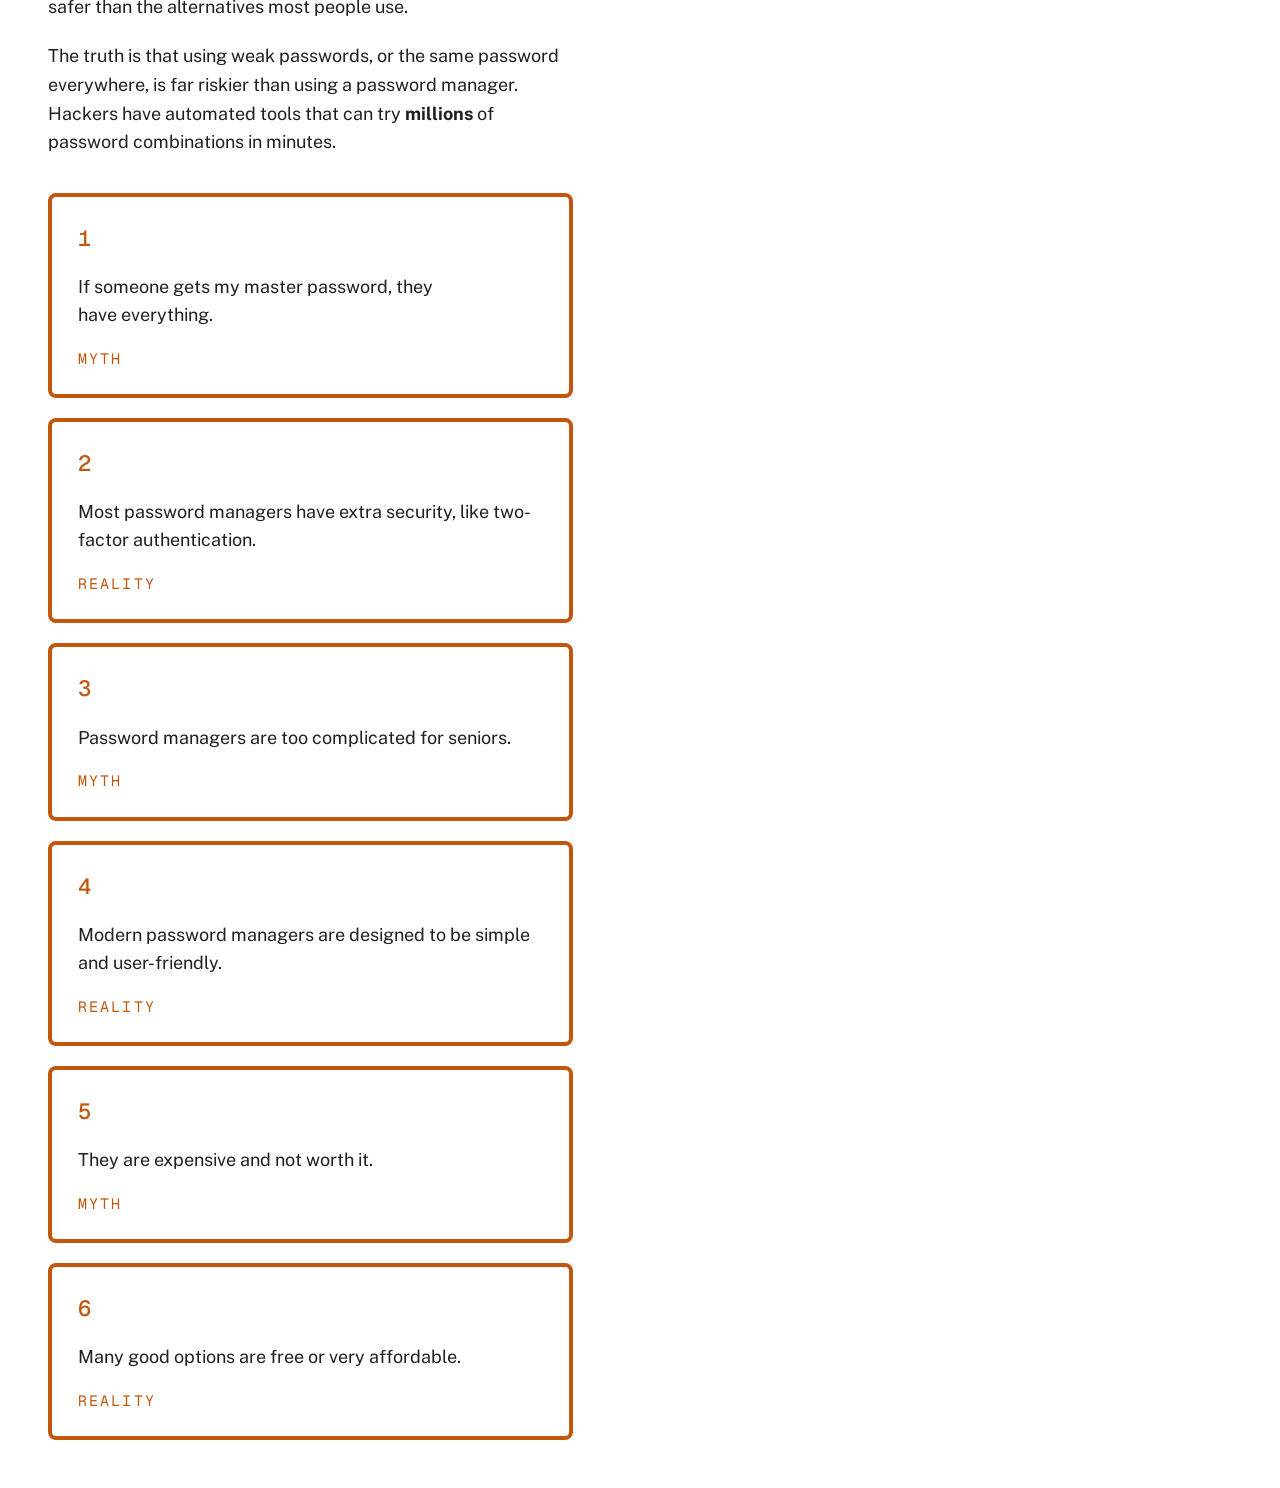
<file: 02-get-in.html>
<!DOCTYPE html>
<html lang="en">
<head>
<meta charset="utf-8">
<meta name="viewport" content="width=device-width, initial-scale=1">
<title>How to get in?</title>
<meta name="description" content="How to make a strong password, and what a password manager actually does.">
<link rel="preconnect" href="https://fonts.googleapis.com">
<link rel="preconnect" href="https://fonts.gstatic.com" crossorigin>
<link href="https://fonts.googleapis.com/css2?family=Public+Sans:ital,wght@0,400;0,500;0,700;0,900;1,400;1,900&family=Geist+Mono:wght@400;500&family=Noto+Sans+KR:wght@400&display=swap" rel="stylesheet">
<link rel="stylesheet" href="style.css">
</head>

<body class="chapter" data-sec="02">

<div class="book">
  <div class="colour-field" aria-hidden="true"></div>

  <div class="page">
    <p class="home-link"><a href="index.html">Click to go to the home page</a></p>

    <div class="chapter-head">
      <h1 class="chapter-name">How to get&nbsp;in?</h1>
      <p class="chapter-title">How to make a strong password, and what a password manager actually does.</p>
      <p class="byline">—Senior-friendly Guide</p>
    </div>

    <section class="run" aria-labelledby="r01">
      <div class="words">
        <h2 class="label" id="r01">Why do you need strong passwords?</h2>

        <div class="prose">
          <p>The more <strong>sensitive</strong> the information, the stronger your password needs to be. By sensitive, we mean the personal or financial information scammers may want to steal such as your credit card, bank account, or social security number. Your medical files are also considered sensitive.</p>

          <p>For any accounts online with this kind of information, you need a strong password that is difficult for a scammer to crack.</p>
        </div>
      </div>

      <div class="art">
        <figure class="diagram diagram--wide"
                data-tip="This is the pair every account asks for: who you are, and your password.">
          <img src="diagrams/email-password-box.svg"
               alt="A drawing of a sign-in box with a field for an email address and a field for a password.">
          <figcaption>The box you are typing into.</figcaption>
        </figure>
      </div>
    </section>

    <section class="run" aria-labelledby="r02">
      <div class="words">
        <h2 class="label" id="r02">The longer, the better</h2>

        <div class="prose">
          <p>Experts used to recommend using a complicated password so it would be harder for hackers to guess. Today, your chances of staying safe are higher when you make your password <strong>longer</strong>.</p>
        </div>

        <aside class="note note--quote">
          <p>The longer, the better.</p>
        </aside>
      </div>
    </section>

    <section class="run" aria-labelledby="r03">
      <div class="words">
        <h2 class="label" id="r03">Make it hard to guess</h2>

        <div class="prose">
          <p>You may know that you should combine letters, numbers, and symbols to make your password more complicated. But to make it easier for you to remember and, at the same time, harder for hackers to guess, we recommend using a <strong>meaningful phrase</strong> that substitutes letters with numbers and symbols, like one of these examples:</p>
        </div>

        <ul class="phrases">
          <li>@geW1th@ttitude</li>
          <li>WALKaM1LE2DAY</li>
          <li>TryThiss&lt;331.</li>
        </ul>

        <div class="try">
          <span class="label">Try your own here</span>
          <p>Type a password below and watch the four checks answer.</p>

          <div class="pw-try">
            <label class="sr-only" for="pw">Type a password to test it</label>
            <input id="pw" type="text" autocomplete="off" spellcheck="false"
                   placeholder="type something here"
                   data-tip="Type a password to test it">
          </div>

          <ul class="pw-checks" id="pw-checks">
            <li data-check="length"><span class="mark" aria-hidden="true">○</span><span>At least 12 characters long</span></li>
            <li data-check="phrase"><span class="mark" aria-hidden="true">○</span><span>More than one word, like a saying</span></li>
            <li data-check="number"><span class="mark" aria-hidden="true">○</span><span>A number somewhere in it</span></li>
            <li data-check="symbol"><span class="mark" aria-hidden="true">○</span><span>A symbol standing in for a letter</span></li>
          </ul>

          <p class="pw-verdict" id="pw-verdict" role="status" aria-live="polite"></p>

          <p class="pw-privacy">Nothing is sent anywhere. This runs inside your own browser, and is forgotten the moment you close the page.</p>
        </div>
      </div>
    </section>

    <section class="run" aria-labelledby="r04">
      <div class="words">
        <h2 class="label" id="r04">When creating a password, follow these two guidelines</h2>

        <ol class="steps">
          <li><strong>Use a saying that is familiar to you</strong> but would be hard for a hacker to guess. Some people use an opening line to a book, or an inside joke.</li>
          <li><strong>Use other symbols that resemble letters</strong>, or use occasional uppercase letters.</li>
        </ol>

        <div class="prose">
          <p>You may want to <strong>write it down</strong> and keep it somewhere out of sight, in case you forget what you have chosen to use as your phrase.</p>

          <p>Choose words like the ones carved into the city on the right, and randomize them.</p>
        </div>

        <ul class="phrases phrases--small">
          <li>GREASE LIGHTNING.</li>
          <li>OPEN.</li>
          <li>BEL!?.</li>
          <li>@GENE!</li>
          <li>XOxO&lt;3</li>
        </ul>
      </div>

      <div class="art">
        <div class="photo-pair">
          <figure class="photo">
            <img src="images/cover-open-cast.jpg"
                 alt="The word OPEN cast in raised letters into an iron cover.">
            <figcaption>Inspiration of what could be.</figcaption>
          </figure>
          <figure class="photo">
            <img src="images/letters-gen-metal.jpg"
                 alt="The letters BEL above the letters GEN, cast into a weathered metal face.">
            <figcaption>WORD CARVINGS FOUND AROUND THE CITY.</figcaption>
          </figure>
        </div>
      </div>
    </section>

    <section class="run" aria-labelledby="r05">
      <div class="words">
        <h2 class="label" id="r05">Understanding password managers</h2>

        <div class="prose">
          <p>Most people reuse the same handful of passwords across dozens of accounts, which means one data breach can unlock everything from your email to your bank account. A <strong>password manager</strong> solves this by remembering all your unique passwords for you, and setting one up is actually much simpler than juggling sticky notes or spreadsheets.</p>

          <p>Most people use the same password for everything, and hackers know it. In fact, <strong>81% of data breaches</strong> happen because of weak or reused passwords. That is a scary number when you think about how much of your life is online. Your email, bank account, medical records, and social media all sit behind passwords that might not be as strong as you think.</p>
        </div>
      </div>

      <div class="art">
        <figure class="photo photo--square">
          <img src="images/padlock-brass.jpg"
               alt="A brass padlock closed through a steel loop.">
          <figcaption>Think of it like a lock for your digital life.</figcaption>
        </figure>
      </div>
    </section>

    <section class="run" aria-labelledby="r06">
      <div class="words">
        <h2 class="label" id="r06">Logging in</h2>

        <div class="prose">
          <p>Most apps ask for a username and password to log in. If you cannot remember your password, tap <strong>&ldquo;Forgot password?&rdquo;</strong> to reset it by email or text. Checking <strong>&ldquo;Remember me&rdquo;</strong> lets the app save your login, so you will not need to type it in again next time.</p>
        </div>
      </div>

      <div class="art">
        <figure class="diagram"
                data-tip="Forgot password sends you a reset. Remember me saves you typing it again.">
          <img src="diagrams/login-box.svg"
               alt="A drawing of a login box with a username field, a password field, a Remember Me checkbox and a Forgot Password link.">
          <figcaption>Remember Me, and Forgot Password, on the box itself.</figcaption>
        </figure>
      </div>
    </section>

    <section class="run" aria-labelledby="r07">
      <div class="words">
        <h2 class="label" id="r07">Associated icons</h2>

        <ul class="icon-grid">
          <li class="icon-card">
            <span class="icon-name">Profile</span>
            <p>This is your personal account — the &ldquo;you&rdquo; the app or website recognizes once you are logged in.</p>
          </li>
          <li class="icon-card">
            <span class="icon-name">Network</span>
            <p>This shows that your device is connected to other people or systems, like sharing information safely between your account and others online.</p>
          </li>
          <li class="icon-card">
            <span class="icon-name">Finger print</span>
            <p>This means you can unlock or log in using your fingerprint instead of typing a password.</p>
          </li>
          <li class="icon-card">
            <span class="icon-name">Globe</span>
            <p>This means the connection reaches the internet — your information is traveling online.</p>
          </li>
        </ul>
      </div>

      <div class="art">
        <ul class="icon-plate">
          <li>
            <figure data-tip="Your account — tap this to find your own details.">
              <img src="diagrams/assoc-profile.svg"
                   alt="The profile symbol: a person's head and shoulders.">
              <figcaption>Profile</figcaption>
            </figure>
          </li>
          <li>
            <figure data-tip="Connected to other people and systems.">
              <img src="diagrams/assoc-network.svg"
                   alt="The network symbol: three people around a globe.">
              <figcaption>Network</figcaption>
            </figure>
          </li>
          <li>
            <figure data-tip="Unlock with your finger instead of a password.">
              <img src="diagrams/assoc-fingerprint.svg"
                   alt="The finger print symbol: a fingerprint inside a rounded square.">
              <figcaption>Finger print</figcaption>
            </figure>
          </li>
          <li>
            <figure data-tip="This one reaches the internet.">
              <img src="diagrams/assoc-globe.svg"
                   alt="The globe symbol: a globe drawn as a grid of lines.">
              <figcaption>Globe</figcaption>
            </figure>
          </li>
        </ul>
      </div>
    </section>

    <section class="run" aria-labelledby="r08">
      <div class="words">
        <h2 class="label" id="r08">What password managers actually do</h2>

        <ul class="bullets">
          <li>Stores all your passwords in an encrypted vault.</li>
          <li>Creates strong, unique passwords for every account.</li>
          <li>Fills in login forms automatically.</li>
          <li>Works across your computer, phone, and tablet.</li>
          <li>Alerts you if a password has been compromised.</li>
        </ul>

        <h3>How they keep your information safe</h3>

        <div class="prose">
          <p>Password managers use something called <strong>encryption</strong>, which is like putting your passwords in a safe that only you have the combination to. Even the company that makes the password manager cannot see what is inside your vault. Your <strong>master password</strong> is the only key that unlocks everything.</p>
        </div>

        <aside class="note note--quote">
          <p>Your passwords are safer in a password manager than on a sticky note.</p>
        </aside>
      </div>

      <div class="art">
        <figure class="photo photo--square"
                data-tip="One lock, one bike. Not the same key on every bike on the street.">
          <img src="images/bicycle-locked.jpg"
               alt="A bicycle locked to a street rail, the lock closed through the frame.">
          <figcaption>Lock your password like your bike.</figcaption>
        </figure>
      </div>
    </section>

    <section class="run" aria-labelledby="r09">
      <div class="words">
        <h2 class="label" id="r09">Common myths about password managers</h2>

        <div class="prose">
          <p>A lot of people worry about putting all their eggs in one basket. What if someone gets your master password? What if the password manager company gets hacked? These are <strong>fair questions</strong>, but the reality is that password managers are much safer than the alternatives most people use.</p>

          <p>The truth is that using weak passwords, or the same password everywhere, is far riskier than using a password manager. Hackers have automated tools that can try <strong>millions</strong> of password combinations in minutes.</p>
        </div>

        <ol class="myths">
          <li class="myth">
            <p>If someone gets my master password, they have everything.</p>
            <span class="verdict">Myth</span>
          </li>
          <li class="myth">
            <p>Most password managers have extra security, like two-factor authentication.</p>
            <span class="verdict">Reality</span>
          </li>
          <li class="myth">
            <p>Password managers are too complicated for seniors.</p>
            <span class="verdict">Myth</span>
          </li>
          <li class="myth">
            <p>Modern password managers are designed to be simple and user-friendly.</p>
            <span class="verdict">Reality</span>
          </li>
          <li class="myth">
            <p>They are expensive and not worth it.</p>
            <span class="verdict">Myth</span>
          </li>
          <li class="myth">
            <p>Many good options are free or very affordable.</p>
            <span class="verdict">Reality</span>
          </li>
        </ol>
      </div>

      <div class="art">
        <figure class="photo photo--square"
                data-tip="A hasp and a shackle. Taken off, replaced, the gate still a gate.">
          <img src="images/latch-hasp.jpg"
               alt="A hasp and shackle latch on a metal gate, photographed square on.">
          <figcaption>Just how you can always change a lock, you can always change your password.</figcaption>
        </figure>
      </div>
    </section>
  </div>

  <nav class="tabs" aria-label="Chapters">
    <a class="tab tab--setup"    href="01-set-up.html">How to set up?</a>
    <a class="tab tab--getin"    href="index.html" aria-current="true">How to get in?</a>
    <a class="tab tab--getthere" href="03-get-there.html">How to get there?</a>
    <a class="tab tab--error"    href="04-error.html">Error!</a>
  </nav>
</div>

<script src="helpers.js"></script>
<script src="diagram.js"></script>
<script src="tooltip.js"></script>
</body>
</html>
</file>
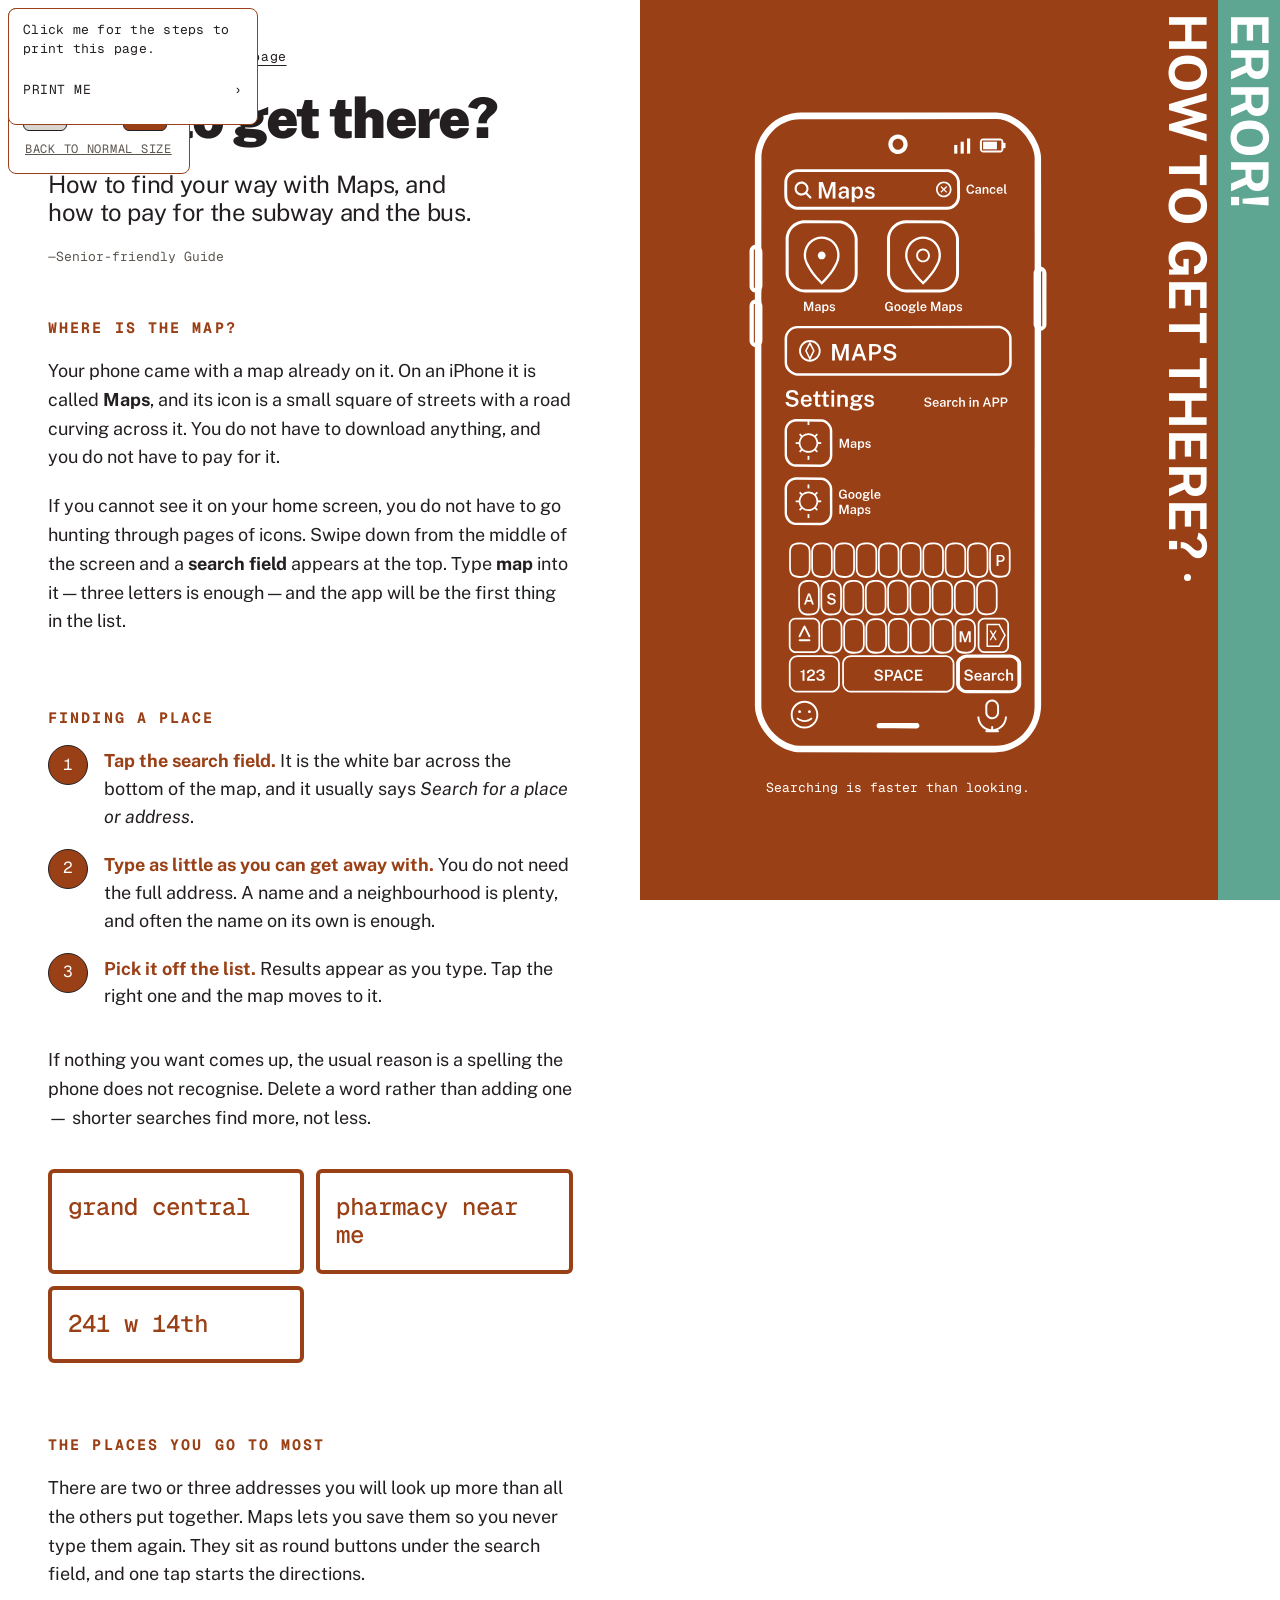
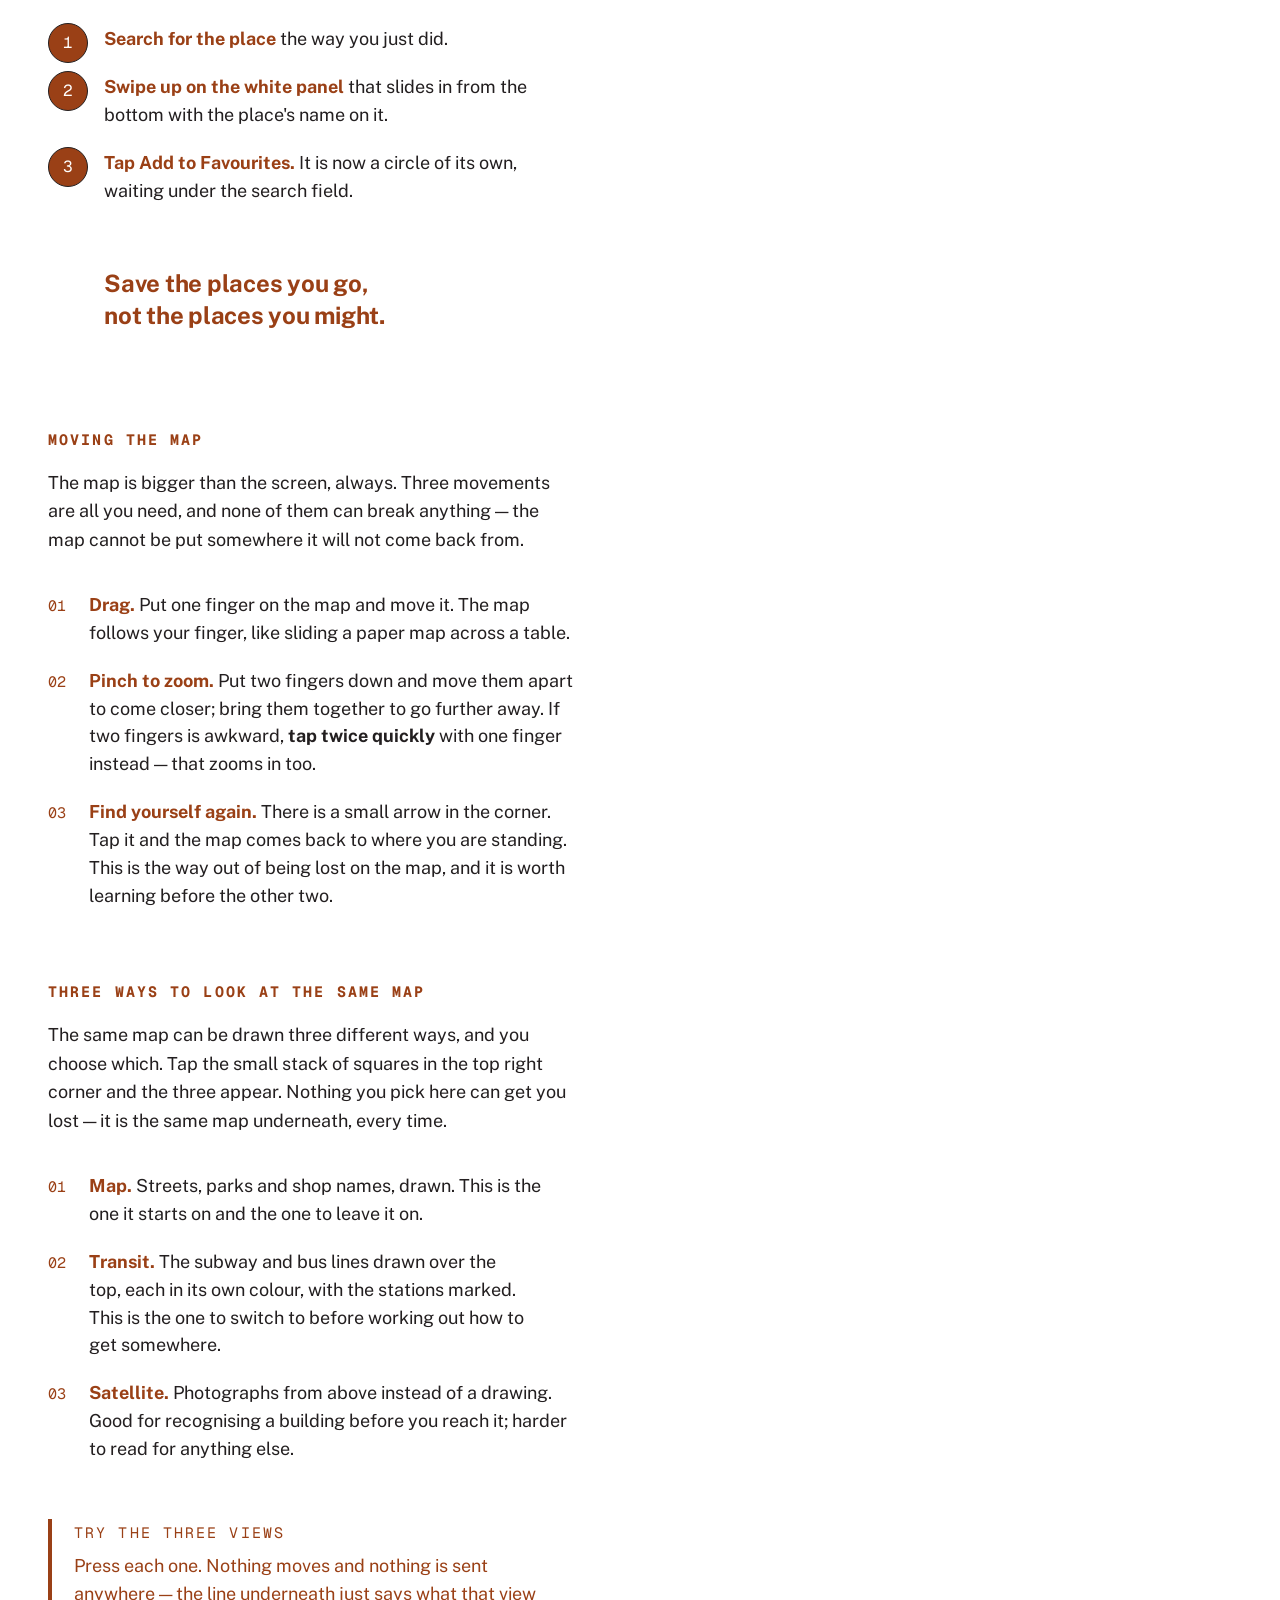
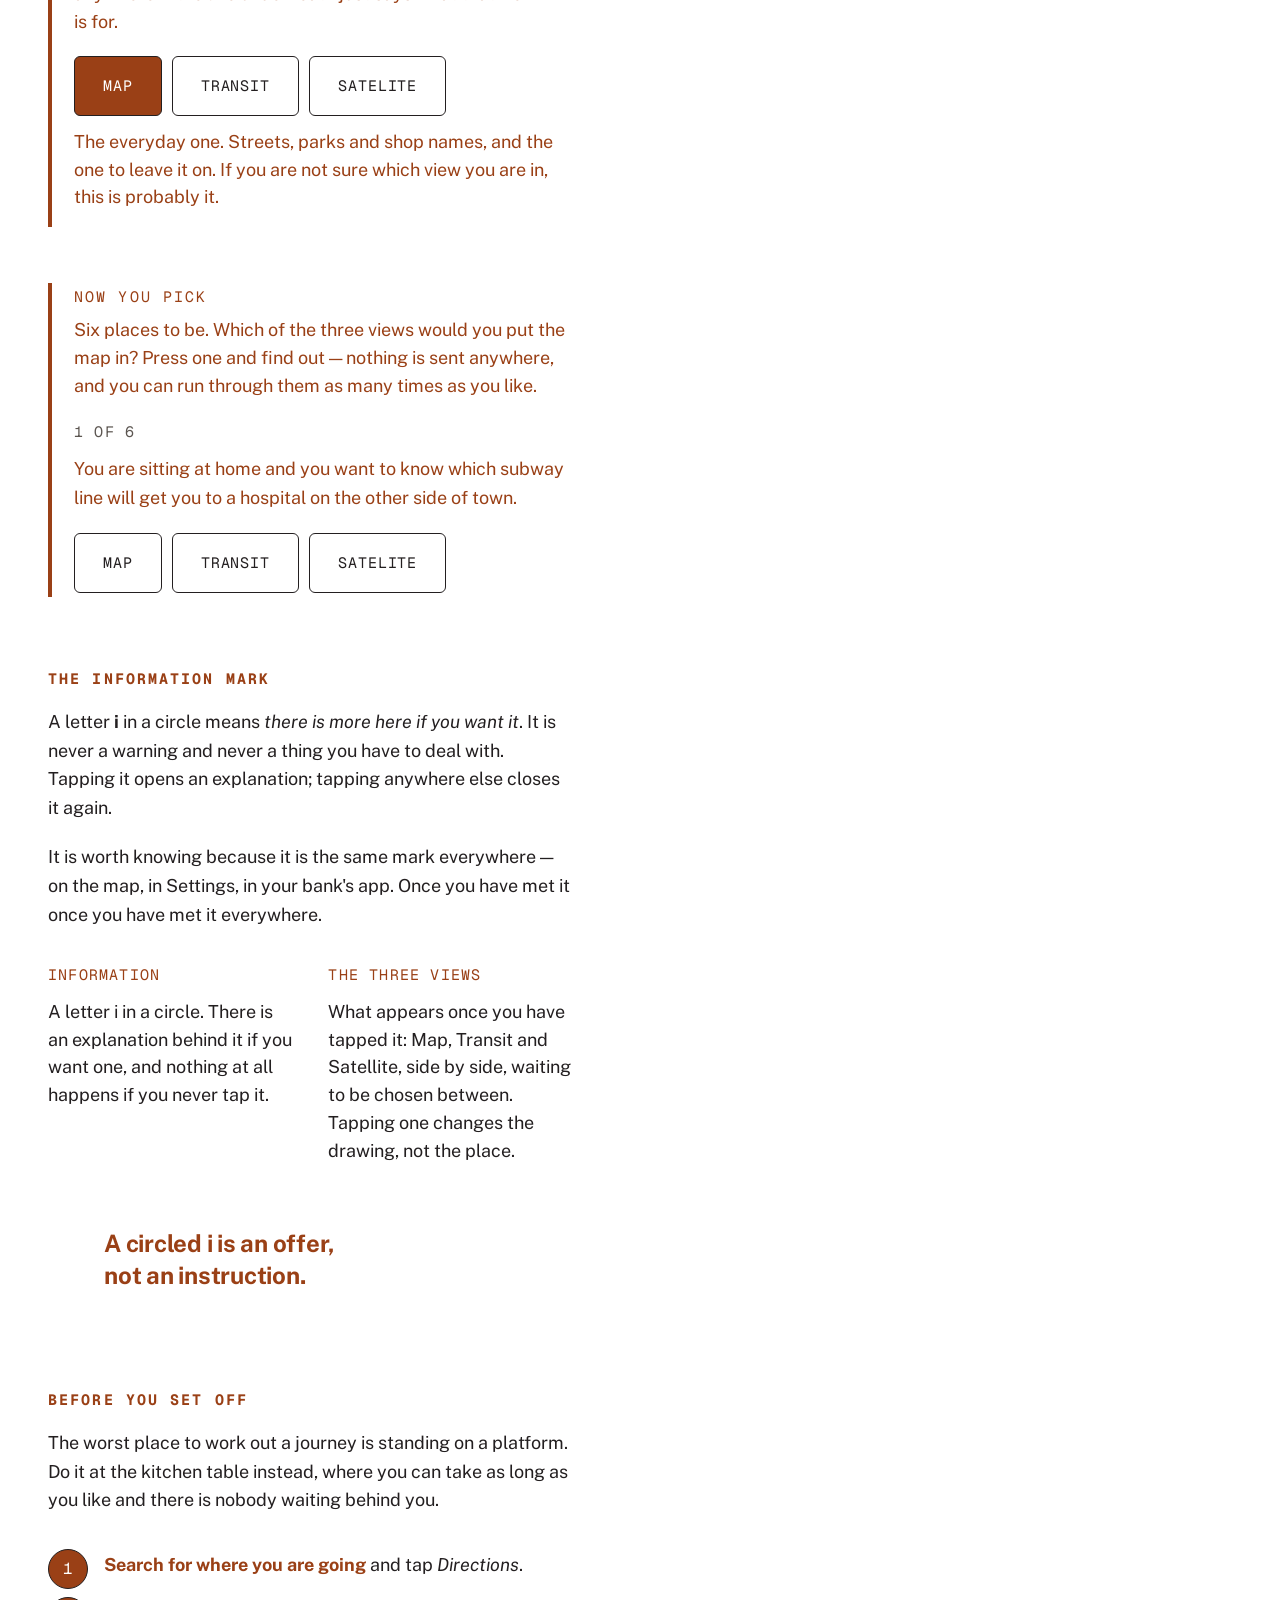
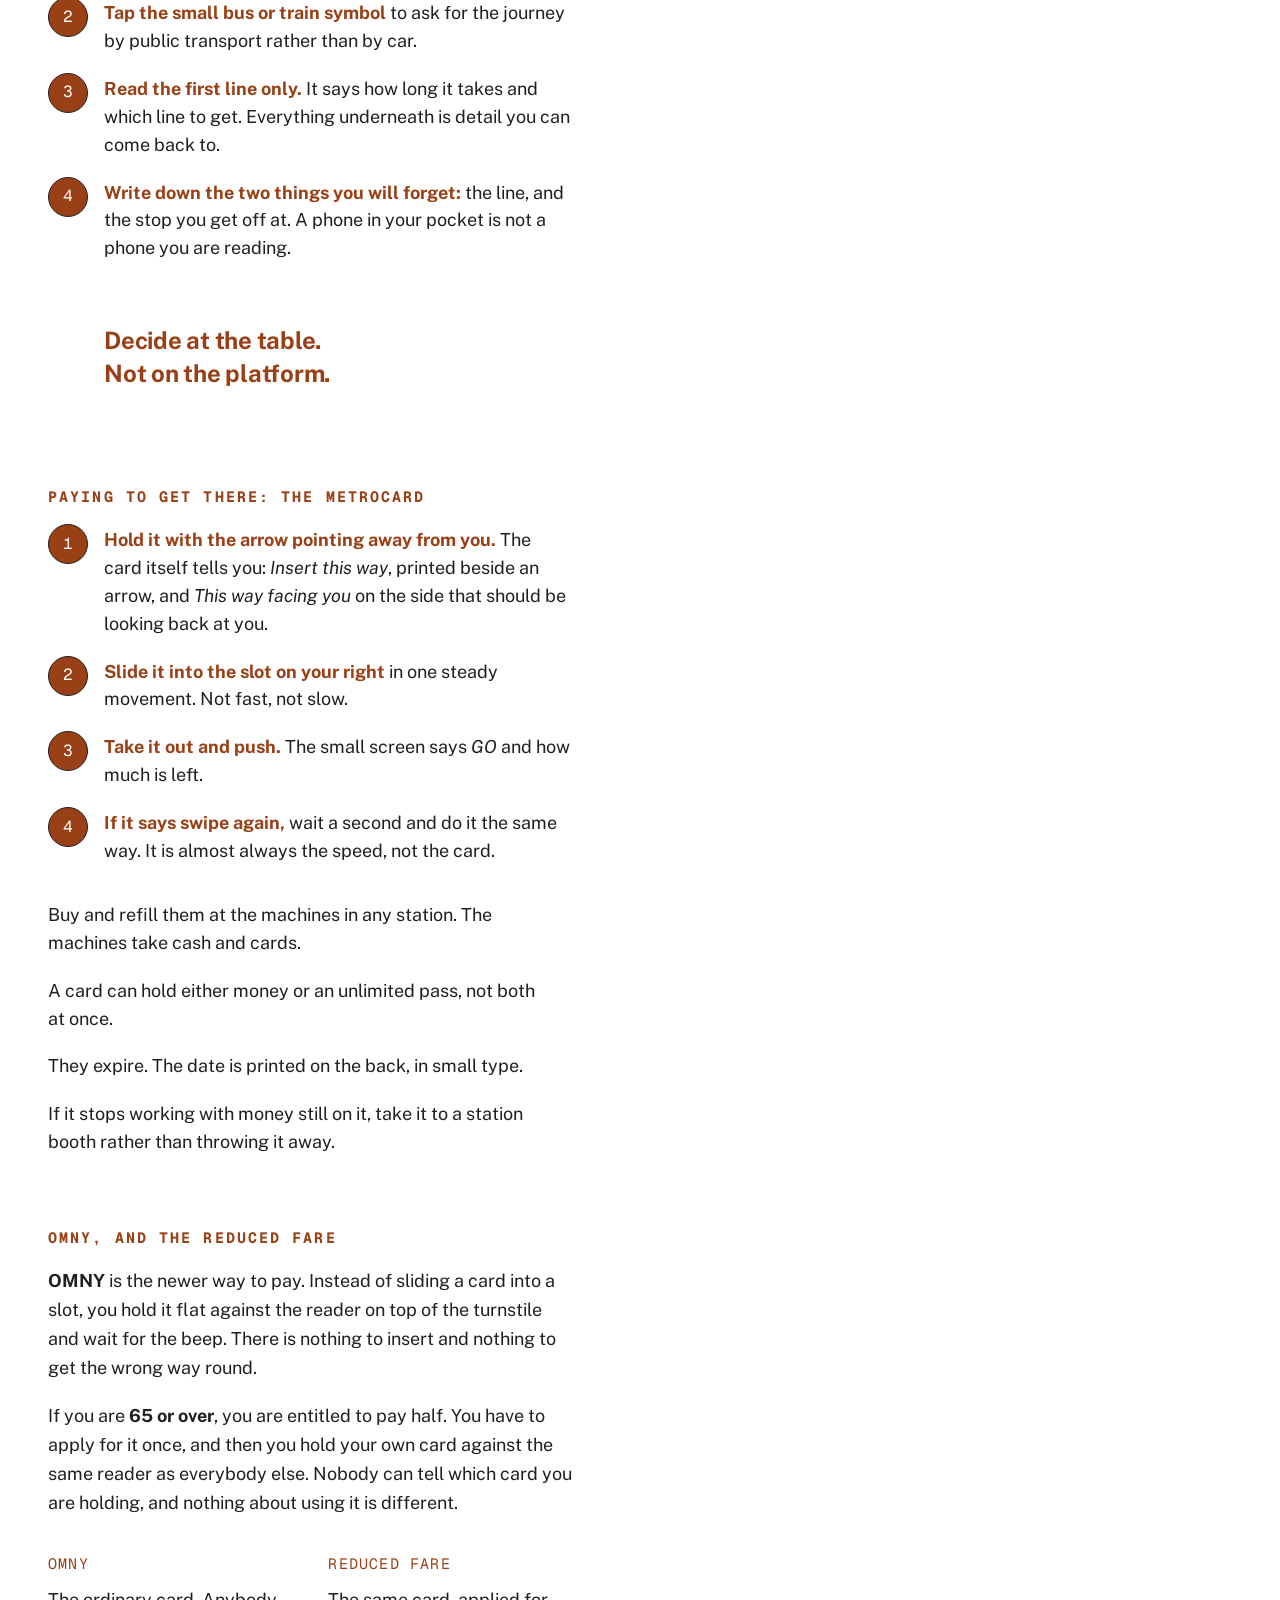
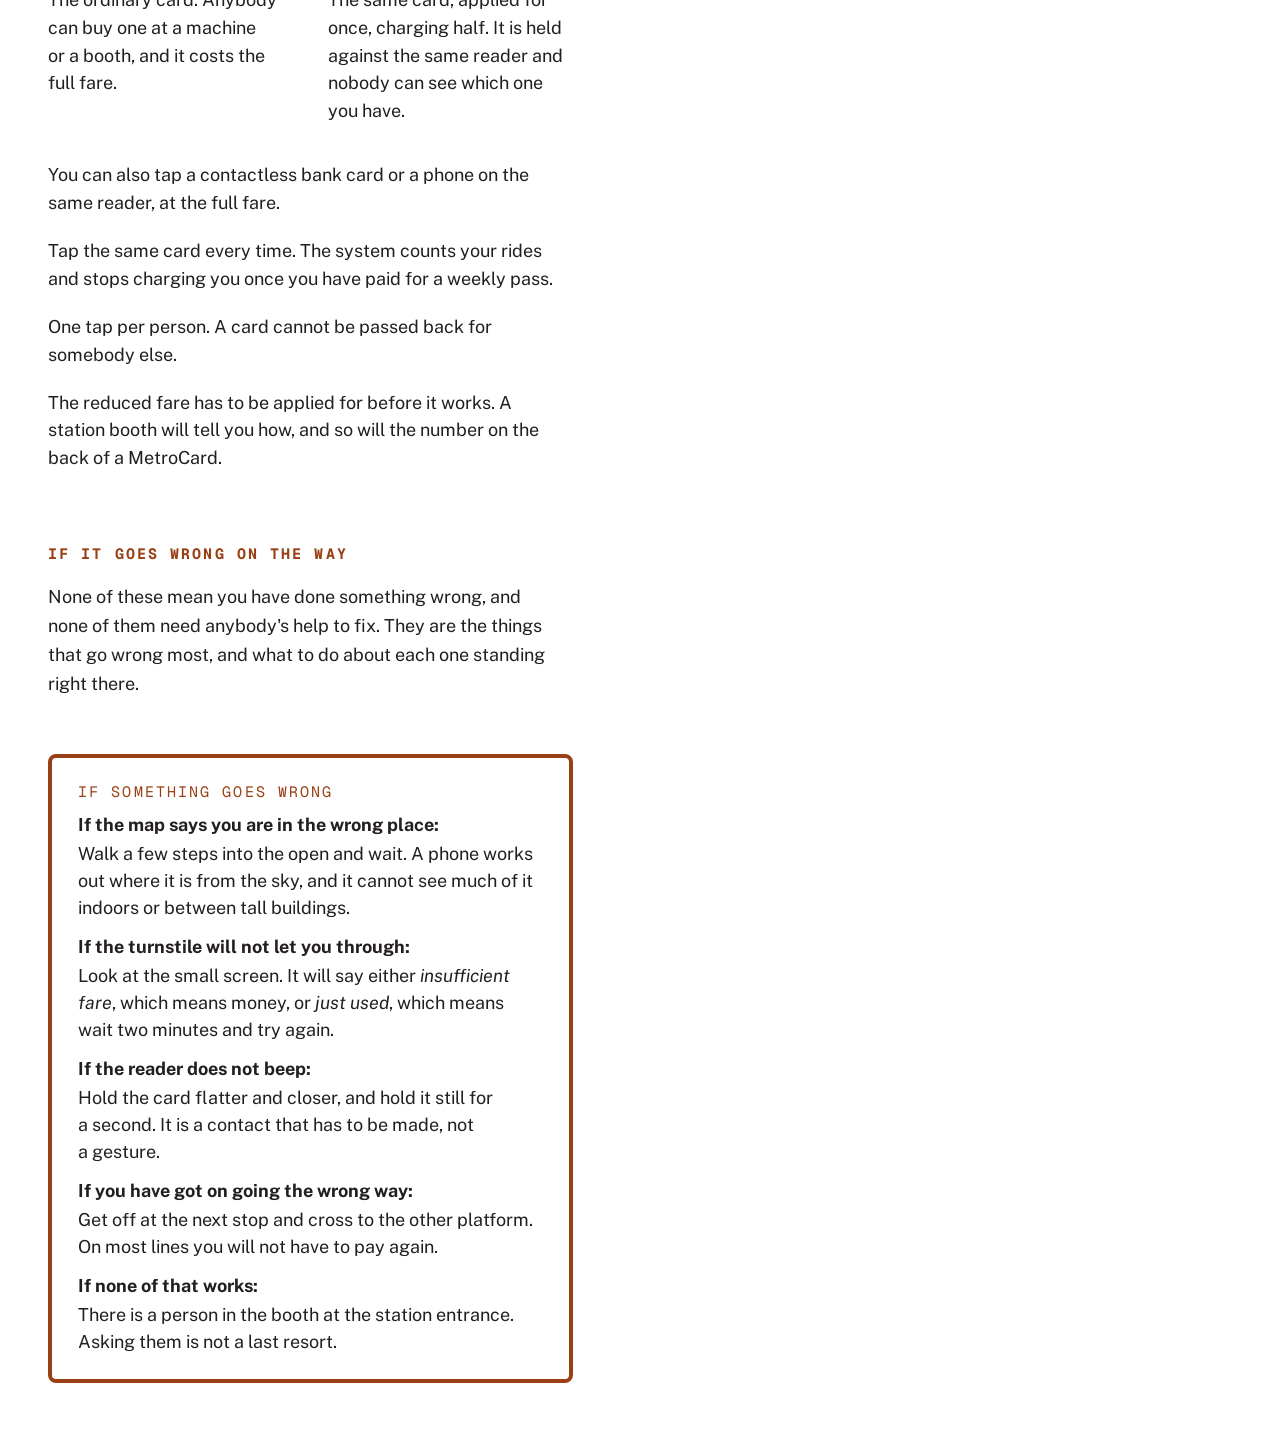
<file: 03-get-there.html>
<!DOCTYPE html>
<html lang="en">
<head>
<meta charset="utf-8">
<meta name="viewport" content="width=device-width, initial-scale=1">
<title>How to get there?</title>
<meta name="description" content="How to find your way with Maps, and how to pay for the subway and the bus.">
<link rel="preconnect" href="https://fonts.googleapis.com">
<link rel="preconnect" href="https://fonts.gstatic.com" crossorigin>
<link href="https://fonts.googleapis.com/css2?family=Public+Sans:ital,wght@0,400;0,500;0,700;0,900;1,400;1,900&family=Geist+Mono:wght@400;500&family=Noto+Sans+KR:wght@400&display=swap" rel="stylesheet">
<link rel="stylesheet" href="style.css">
</head>

<body class="chapter" data-sec="03">

<div class="book">
  <div class="colour-field" aria-hidden="true"></div>

  <div class="page">
    <p class="home-link"><a href="index.html">Click to go to the home page</a></p>

    <div class="chapter-head">
      <h1 class="chapter-name">How to get&nbsp;there?</h1>
      <p class="chapter-title">How to find your way with Maps, and how to pay for the subway and the bus.</p>
      <p class="byline">—Senior-friendly Guide</p>
    </div>

    <section class="run" aria-labelledby="r01">
      <div class="words">
        <h2 class="label" id="r01">Where is the map?</h2>

        <div class="prose">
          <p>Your phone came with a map already on it. On an iPhone it is called <strong>Maps</strong>, and its icon is a small square of streets with a road curving across it. You do not have to download anything, and you do not have to pay for it.</p>

          <p>If you cannot see it on your home screen, you do not have to go hunting through pages of icons. Swipe down from the middle of the screen and a <strong>search field</strong> appears at the top. Type <strong>map</strong> into it — three letters is enough — and the app will be the first thing in the list.</p>
        </div>
      </div>

      <div class="art">
        <figure class="diagram diagram--phone"
                data-tip="Searching for the map rather than looking for it. Three letters and it comes to you.">
          <img src="diagrams/apple-maps.svg"
               alt="A phone showing where Apple Maps sits: a search field at the top, the Maps and Google Maps results beneath it, and the Settings screen underneath.">
          <figcaption>Searching is faster than looking.</figcaption>
        </figure>
      </div>
    </section>

    <section class="run" aria-labelledby="r02">
      <div class="words">
        <h2 class="label" id="r02">Finding a place</h2>

        <ol class="steps">
          <li><strong>Tap the search field.</strong> It is the white bar across the bottom of the map, and it usually says <em>Search for a place or address</em>.</li>
          <li><strong>Type as little as you can get away with.</strong> You do not need the full address. A name and a neighbourhood is plenty, and often the name on its own is enough.</li>
          <li><strong>Pick it off the list.</strong> Results appear as you type. Tap the right one and the map moves to it.</li>
        </ol>

        <div class="prose">
          <p>If nothing you want comes up, the usual reason is a spelling the phone does not recognise. Delete a word rather than adding one — shorter searches find more, not less.</p>
        </div>

        <ul class="phrases">
          <li>grand central</li>
          <li>pharmacy near me</li>
          <li>241 w 14th</li>
        </ul>
      </div>
    </section>

    <section class="run" aria-labelledby="r03">
      <div class="words">
        <h2 class="label" id="r03">The places you go to most</h2>

        <div class="prose">
          <p>There are two or three addresses you will look up more than all the others put together. Maps lets you save them so you never type them again. They sit as round buttons under the search field, and one tap starts the directions.</p>
        </div>

        <ol class="steps">
          <li><strong>Search for the place</strong> the way you just did.</li>
          <li><strong>Swipe up on the white panel</strong> that slides in from the bottom with the place's name on it.</li>
          <li><strong>Tap Add to Favourites.</strong> It is now a circle of its own, waiting under the search field.</li>
        </ol>

        <aside class="note note--quote">
          <p>Save the places you go, not the places you might.</p>
        </aside>
      </div>

      <div class="art">
        <ul class="icon-plate icon-plate--three">
          <li>
            <figure data-tip="The address you sleep at. The one you will tap most, and the one you never want to type again.">
              <img src="diagrams/fav-home.svg"
                   alt="A circle holding a drawing of a house.">
              <figcaption>Home</figcaption>
            </figure>
          </li>
          <li>
            <figure data-tip="Wherever you go on a schedule. A job, a class, a shift, the same building every Tuesday.">
              <img src="diagrams/fav-work.svg"
                   alt="A circle holding a drawing of a briefcase.">
              <figcaption>Work</figcaption>
            </figure>
          </li>
          <li>
            <figure data-tip="The third one is yours. A doctor, a daughter, the good bakery — not the near one, the good one.">
              <img src="diagrams/fav-add.svg"
                   alt="A circle holding a plus sign.">
              <figcaption>Add</figcaption>
            </figure>
          </li>
        </ul>
      </div>
    </section>

    <section class="run" aria-labelledby="r04">
      <div class="words">
        <h2 class="label" id="r04">Moving the map</h2>

        <div class="prose">
          <p>The map is bigger than the screen, always. Three movements are all you need, and none of them can break anything — the map cannot be put somewhere it will not come back from.</p>
        </div>

        <ol class="parts">
          <li><span class="n">01</span><span><strong>Drag.</strong> Put one finger on the map and move it. The map follows your finger, like sliding a paper map across a table.</span></li>

          <li><span class="n">02</span><span><strong>Pinch to zoom.</strong> Put two fingers down and move them apart to come closer; bring them together to go further away. If two fingers is awkward, <strong>tap twice quickly</strong> with one finger instead — that zooms in too.</span></li>

          <li><span class="n">03</span><span><strong>Find yourself again.</strong> There is a small arrow in the corner. Tap it and the map comes back to where you are standing. This is the way out of being lost on the map, and it is worth learning before the other two.</span></li>
        </ol>
      </div>
    </section>

    <section class="run" aria-labelledby="r05">
      <div class="words">
        <h2 class="label" id="r05">Three ways to look at the same map</h2>

        <div class="prose">
          <p>The same map can be drawn three different ways, and you choose which. Tap the small stack of squares in the top right corner and the three appear. Nothing you pick here can get you lost — it is the same map underneath, every time.</p>
        </div>

        <ol class="parts">
          <li><span class="n">01</span><span><strong>Map.</strong> Streets, parks and shop names, drawn. This is the one it starts on and the one to leave it on.</span></li>

          <li><span class="n">02</span><span><strong>Transit.</strong> The subway and bus lines drawn over the top, each in its own colour, with the stations marked. This is the one to switch to before working out how to get somewhere.</span></li>

          <li><span class="n">03</span><span><strong>Satellite.</strong> Photographs from above instead of a drawing. Good for recognising a building before you reach it; harder to read for anything else.</span></li>
        </ol>

        <div class="try">
          <span class="label">Try the three views</span>
          <p>Press each one. Nothing moves and nothing is sent anywhere — the line underneath just says what that view is for.</p>

          <div class="view-switch" role="group" aria-label="Which map view">
            <button class="view-btn is-on" type="button" data-view="map"
                    aria-pressed="true"
                    data-tip="Click me for the everyday view. Streets and names, drawn.">Map</button>
            <button class="view-btn" type="button" data-view="transit"
                    aria-pressed="false"
                    data-tip="Click me for the subway and bus lines, drawn over the streets.">Transit</button>
            <button class="view-btn" type="button" data-view="satellite"
                    aria-pressed="false"
                    data-tip="Click me for photographs from above instead of a drawing.">Satelite</button>
          </div>

          <p class="view-says" id="view-says" role="status" aria-live="polite">The everyday one. Streets, parks and shop names, and the one to leave it on. If you are not sure which view you are in, this is probably it.</p>
        </div>

        <div class="try">
          <span class="label">Now you pick</span>
          <p>Six places to be. Which of the three views would you put the map in? Press one and find out — nothing is sent anywhere, and you can run through them as many times as you like.</p>

          <div class="quiz" data-quiz="views">
            <p class="quiz-count"></p>

            <ol class="quiz-qs">
              <li class="quiz-q" data-answer="transit">
                <p class="quiz-ask">You are sitting at home and you want to know which subway line will get you to a hospital on the other side of town.</p>
                <p class="quiz-why">Transit. The lines are drawn over the streets in their own colours with the stations marked, so you can follow one with a finger. Map knows the streets but not the trains.</p>
              </li>

              <li class="quiz-q" data-answer="map">
                <p class="quiz-ask">You have come up out of the subway and you have no idea which street you are standing on.</p>
                <p class="quiz-why">Map. Street names, written on the streets. This is the one it starts on and the one to come back to when the only thing you want is where am I.</p>
              </li>

              <li class="quiz-q" data-answer="satellite">
                <p class="quiz-ask">You are going to a dentist you have never been to, and you would like to know what the door looks like before you are standing outside it.</p>
                <p class="quiz-why">Satelite. It is photographs from above rather than a drawing, so a building looks like itself. That is the one thing it is better at than the other two.</p>
              </li>

              <li class="quiz-q" data-answer="transit">
                <p class="quiz-ask">You want to know whether the bus stop at the end of your street is on a line that goes anywhere near the library.</p>
                <p class="quiz-why">Transit. Bus routes are drawn in as well as the subway, each in its own colour, so you can see where a stop leads before you stand at it.</p>
              </li>

              <li class="quiz-q" data-answer="map">
                <p class="quiz-ask">You want to know whether there is a pharmacy on the next block.</p>
                <p class="quiz-why">Map. Shop names are drawn on it. Satelite would show you a roof, and a roof does not tell you what is underneath it.</p>
              </li>

              <li class="quiz-q" data-answer="satellite">
                <p class="quiz-ask">Someone has told you to meet them “in the park, by the tennis courts”, and you want to see where the courts actually are.</p>
                <p class="quiz-why">Satelite. The park is a green shape on Map; in a photograph from above you can count the courts and see which gate is nearest to them.</p>
              </li>
            </ol>

            <div class="quiz-options" role="group" aria-label="Which view would you use">
              <button class="quiz-btn" type="button" data-answer="map"
                      data-tip="Click me if it shows streets, parks and shop names, drawn.">Map</button>
              <button class="quiz-btn" type="button" data-answer="transit"
                      data-tip="Click me if it shows the subway and bus lines over the streets.">Transit</button>
              <button class="quiz-btn" type="button" data-answer="satellite"
                      data-tip="Click me if it shows photographs from above instead of a drawing.">Satelite</button>
            </div>

            <p class="quiz-says" role="status" aria-live="polite"></p>

            <button class="quiz-next" type="button"
                    data-tip="Click me for the next one">Next one</button>

            <p class="quiz-score" role="status" aria-live="polite"></p>
          </div>
        </div>
      </div>

      <div class="art">
        <div class="photo-pair">
          <figure class="photo"
                  data-tip="Looked straight into, at eye level. The way Transit draws the city.">
            <img src="images/perforated-dots.jpg"
                 alt="A perforated metal sheet photographed straight on, the holes in even rows.">
            <figcaption>Being able to choose the type of map means being able to change between differnt perspectives.</figcaption>
          </figure>
          <figure class="photo"
                  data-tip="Looked down on from above. The way Map and Satellite draw the city.">
            <img src="images/hydrant-fitting.jpg"
                 alt="The bolted fitting on top of a fire hydrant, photographed from directly above.">
            <figcaption>To the left we are looking straight into something at eye horizon (Transit), and to the right we are looking down from a bird eye view (Map/ Satelite).</figcaption>
          </figure>
        </div>
      </div>
    </section>

    <section class="run" aria-labelledby="r06">
      <div class="words">
        <h2 class="label" id="r06">The information mark</h2>

        <div class="prose">
          <p>A letter <strong>i</strong> in a circle means <em>there is more here if you want it</em>. It is never a warning and never a thing you have to deal with. Tapping it opens an explanation; tapping anywhere else closes it again.</p>

          <p>It is worth knowing because it is the same mark everywhere — on the map, in Settings, in your bank's app. Once you have met it once you have met it everywhere.</p>
        </div>

        <ul class="icon-grid">
          <li class="icon-card">
            <span class="icon-name">Information</span>
            <p>A letter i in a circle. There is an explanation behind it if you want one, and nothing at all happens if you never tap it.</p>
          </li>
          <li class="icon-card">
            <span class="icon-name">The three views</span>
            <p>What appears once you have tapped it: Map, Transit and Satellite, side by side, waiting to be chosen between. Tapping one changes the drawing, not the place.</p>
          </li>
        </ul>

        <aside class="note note--quote">
          <p>A circled i is an offer, not an instruction.</p>
        </aside>
      </div>

      <div class="art">
        <div class="diagram-stack">
          <figure class="diagram"
                  data-tip="Step one: the icon you tap. More here if you want it, never a warning.">
            <img src="diagrams/information-mark.svg"
                 alt="A circled letter i, the information mark, as drawn beneath step one.">
            <figcaption>The information mark</figcaption>
          </figure>
          <figure class="diagram"
                  data-tip="Step two: the three you can choose between.">
            <img src="diagrams/map-views.svg"
                 alt="The three map views side by side, each labelled: Map, Transit and Satelite.">
            <figcaption>Map, Transit, Satelite</figcaption>
          </figure>
        </div>
      </div>
    </section>

    <section class="run" aria-labelledby="r07">
      <div class="words">
        <h2 class="label" id="r07">Before you set off</h2>

        <div class="prose">
          <p>The worst place to work out a journey is standing on a platform. Do it at the kitchen table instead, where you can take as long as you like and there is nobody waiting behind you.</p>
        </div>

        <ol class="steps">
          <li><strong>Search for where you are going</strong> and tap <em>Directions</em>.</li>
          <li><strong>Tap the small bus or train symbol</strong> to ask for the journey by public transport rather than by car.</li>
          <li><strong>Read the first line only.</strong> It says how long it takes and which line to get. Everything underneath is detail you can come back to.</li>
          <li><strong>Write down the two things you will forget:</strong> the line, and the stop you get off at. A phone in your pocket is not a phone you are reading.</li>
        </ol>

        <aside class="note note--quote">
          <p>Decide at the table. Not on the platform.</p>
        </aside>
      </div>

      <div class="art">
        <figure class="photo" style="--photo-ar: 0.8588"
                data-tip="The sign at street level - older than every fare system that has replaced it.">
          <img src="images/subway-sign-yellow.jpg"
               alt="A yellow subway sign on a city street, photographed from below against the sky.">
          <figcaption>This sign has outlasted three MetroCard redesigns. The people who grew up with it deserve better than “figure out the app.”</figcaption>
        </figure>
      </div>
    </section>

    <section class="run" aria-labelledby="r08">
      <div class="words">
        <h2 class="label" id="r08">Paying to get there: the MetroCard</h2>

        <ol class="steps">
          <li><strong>Hold it with the arrow pointing away from you.</strong> The card itself tells you: <em>Insert this way</em>, printed beside an arrow, and <em>This way facing you</em> on the side that should be looking back at you.</li>
          <li><strong>Slide it into the slot on your right</strong> in one steady movement. Not fast, not slow.</li>
          <li><strong>Take it out and push.</strong> The small screen says <em>GO</em> and how much is left.</li>
          <li><strong>If it says swipe again,</strong> wait a second and do it the same way. It is almost always the speed, not the card.</li>
        </ol>

        <ul class="bullets">
          <li>Buy and refill them at the machines in any station. The machines take cash and cards.</li>
          <li>A card can hold either money or an unlimited pass, not both at once.</li>
          <li>They expire. The date is printed on the back, in small type.</li>
          <li>If it stops working with money still on it, take it to a station booth rather than throwing it away.</li>
        </ul>
      </div>

      <div class="art">
        <figure class="diagram"
                data-tip="The card tells you which way it goes. Insert this way, and this way facing you.">
          <img src="diagrams/metrocard.svg"
               alt="A MetroCard with an arrow showing which way it faces, lettered Insert this way and This way facing you.">
          <figcaption>The card says which way round it goes.</figcaption>
        </figure>
      </div>
    </section>

    <section class="run" aria-labelledby="r09">
      <div class="words">
        <h2 class="label" id="r09">OMNY, and the reduced fare</h2>

        <div class="prose">
          <p><strong>OMNY</strong> is the newer way to pay. Instead of sliding a card into a slot, you hold it flat against the reader on top of the turnstile and wait for the beep. There is nothing to insert and nothing to get the wrong way round.</p>

          <p>If you are <strong>65 or over</strong>, you are entitled to pay half. You have to apply for it once, and then you hold your own card against the same reader as everybody else. Nobody can tell which card you are holding, and nothing about using it is different.</p>
        </div>

        <ul class="icon-grid">
          <li class="icon-card">
            <span class="icon-name">OMNY</span>
            <p>The ordinary card. Anybody can buy one at a machine or a booth, and it costs the full fare.</p>
          </li>
          <li class="icon-card">
            <span class="icon-name">Reduced fare</span>
            <p>The same card, applied for once, charging half. It is held against the same reader and nobody can see which one you have.</p>
          </li>
        </ul>

        <ul class="bullets">
          <li>You can also tap a contactless bank card or a phone on the same reader, at the full fare.</li>
          <li>Tap the same card every time. The system counts your rides and stops charging you once you have paid for a weekly pass.</li>
          <li>One tap per person. A card cannot be passed back for somebody else.</li>
          <li>The reduced fare has to be applied for before it works. A station booth will tell you how, and so will the number on the back of a MetroCard.</li>
        </ul>
      </div>

      <div class="art">
        <ul class="icon-plate icon-plate--two">
          <li>
            <figure data-tip="The ordinary OMNY card. Hold it flat against the reader and wait for the beep.">
              <img src="diagrams/omny-card.svg"
                   alt="An OMNY card, drawn flat.">
              <figcaption>OMNY</figcaption>
            </figure>
          </li>
          <li>
            <figure data-tip="The reduced-fare card. Same gesture, same reader, half the money.">
              <img src="diagrams/omny-retiree.svg"
                   alt="An OMNY card for retirees, the same shape as the ordinary one.">
              <figcaption>Reduced fare</figcaption>
            </figure>
          </li>
        </ul>
      </div>
    </section>

    <section class="run" aria-labelledby="r10">
      <div class="words">
        <h2 class="label" id="r10">If it goes wrong on the way</h2>

        <div class="prose">
          <p>None of these mean you have done something wrong, and none of them need anybody's help to fix. They are the things that go wrong most, and what to do about each one standing right there.</p>
        </div>

        <div class="jargon">
          <span class="label">If something goes wrong</span>
          <dl>
            <dt>If the map says you are in the wrong place:</dt>
            <dd>Walk a few steps into the open and wait. A phone works out where it is from the sky, and it cannot see much of it indoors or between tall buildings.</dd>

            <dt>If the turnstile will not let you through:</dt>
            <dd>Look at the small screen. It will say either <em>insufficient fare</em>, which means money, or <em>just used</em>, which means wait two minutes and try again.</dd>

            <dt>If the reader does not beep:</dt>
            <dd>Hold the card flatter and closer, and hold it still for a second. It is a contact that has to be made, not a gesture.</dd>

            <dt>If you have got on going the wrong way:</dt>
            <dd>Get off at the next stop and cross to the other platform. On most lines you will not have to pay again.</dd>

            <dt>If none of that works:</dt>
            <dd>There is a person in the booth at the station entrance. Asking them is not a last resort.</dd>
          </dl>
        </div>
      </div>
    </section>
  </div>

  <nav class="tabs" aria-label="Chapters">
    <a class="tab tab--setup"    href="01-set-up.html">How to set up?</a>
    <a class="tab tab--getin"    href="02-get-in.html">How to get in?</a>
    <a class="tab tab--getthere" href="index.html" aria-current="true">How to get there?</a>
    <a class="tab tab--error"    href="04-error.html">Error!</a>
  </nav>
</div>

<script src="helpers.js"></script>
<script src="diagram.js"></script>
<script src="tooltip.js"></script>
</body>
</html>
</file>
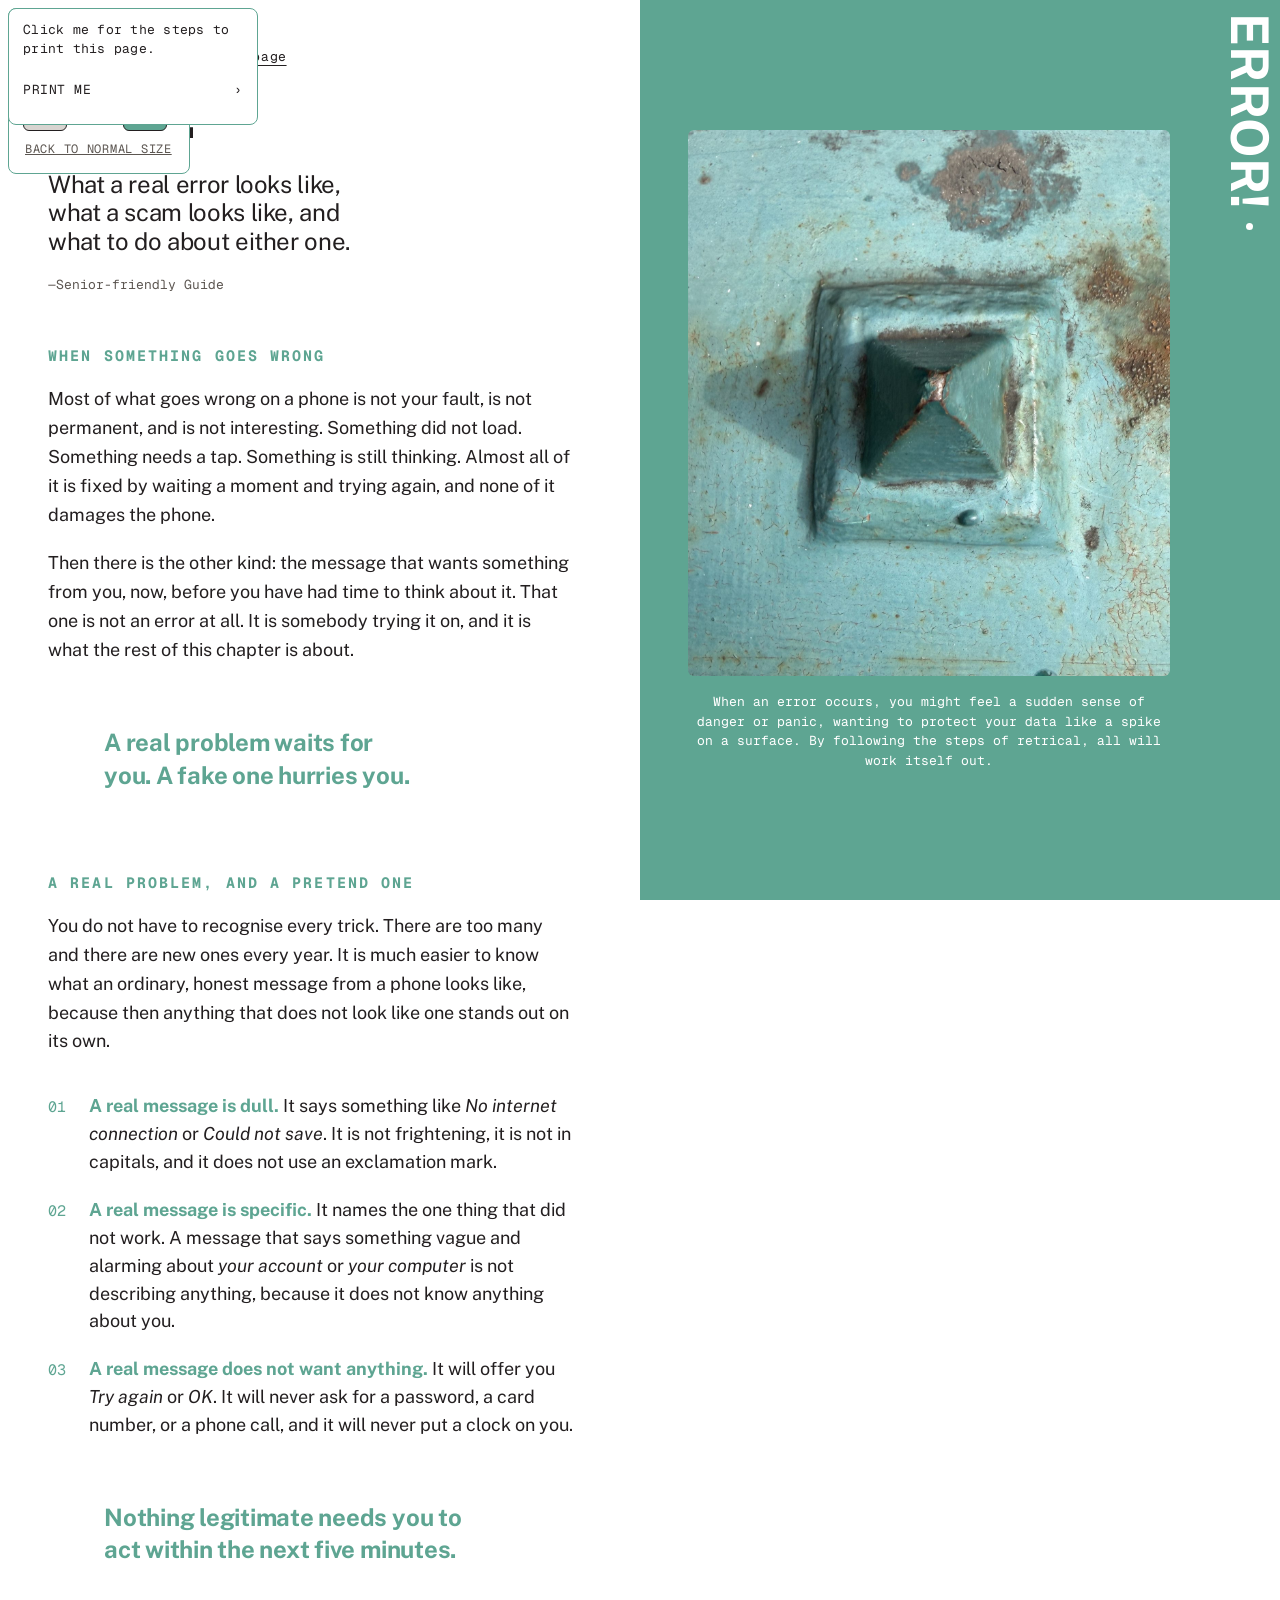
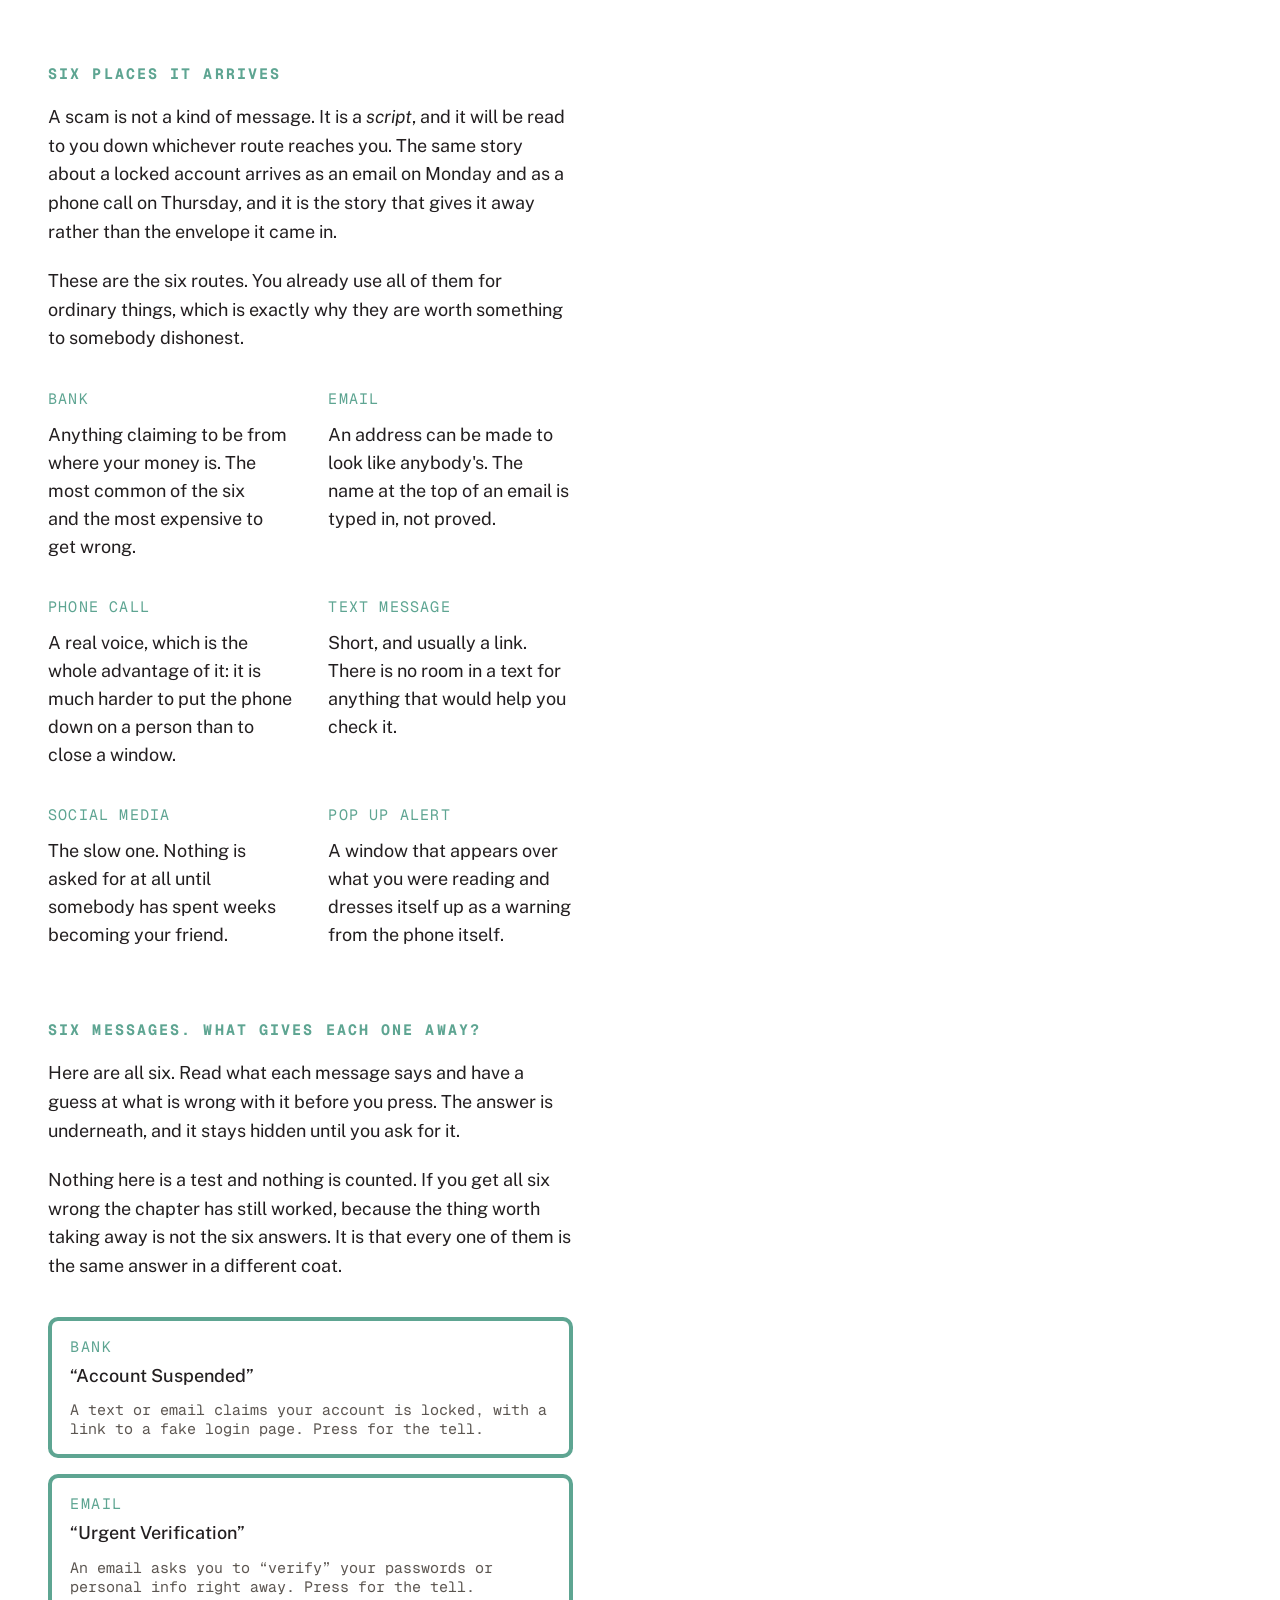
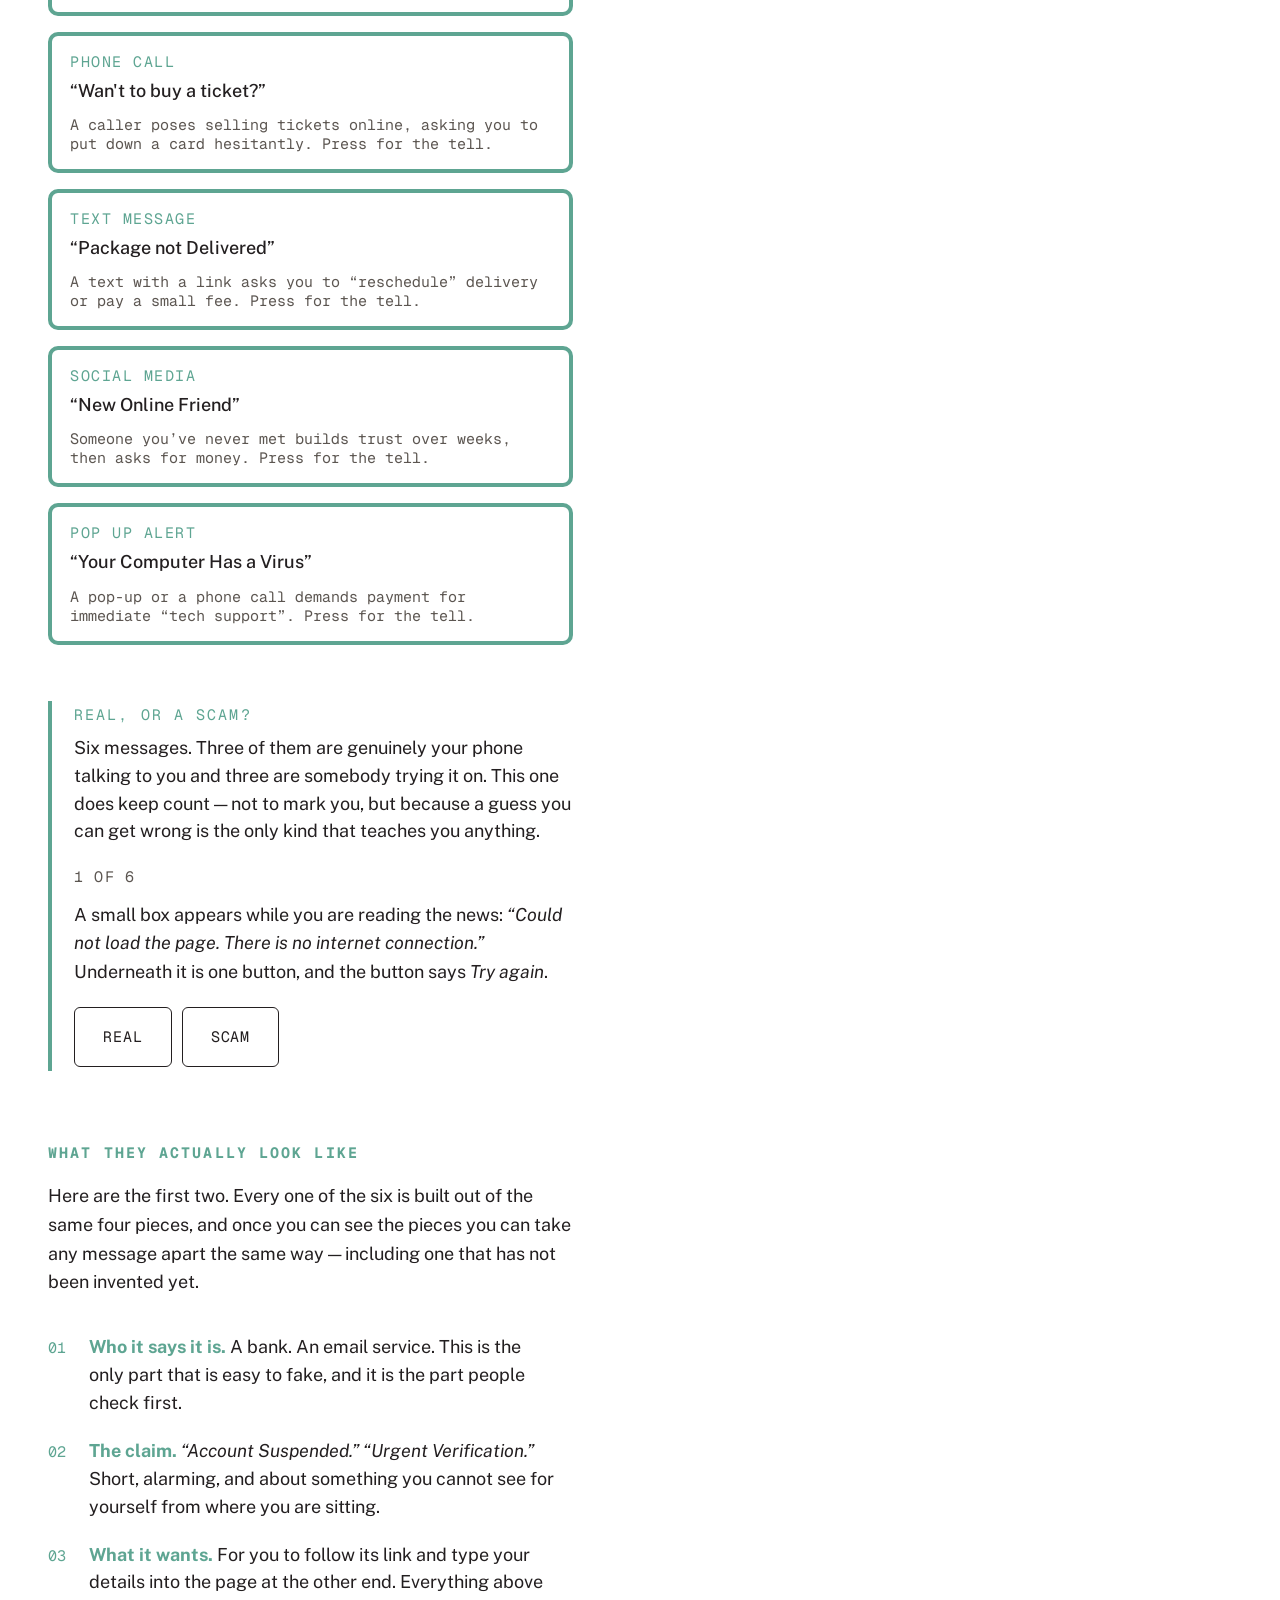
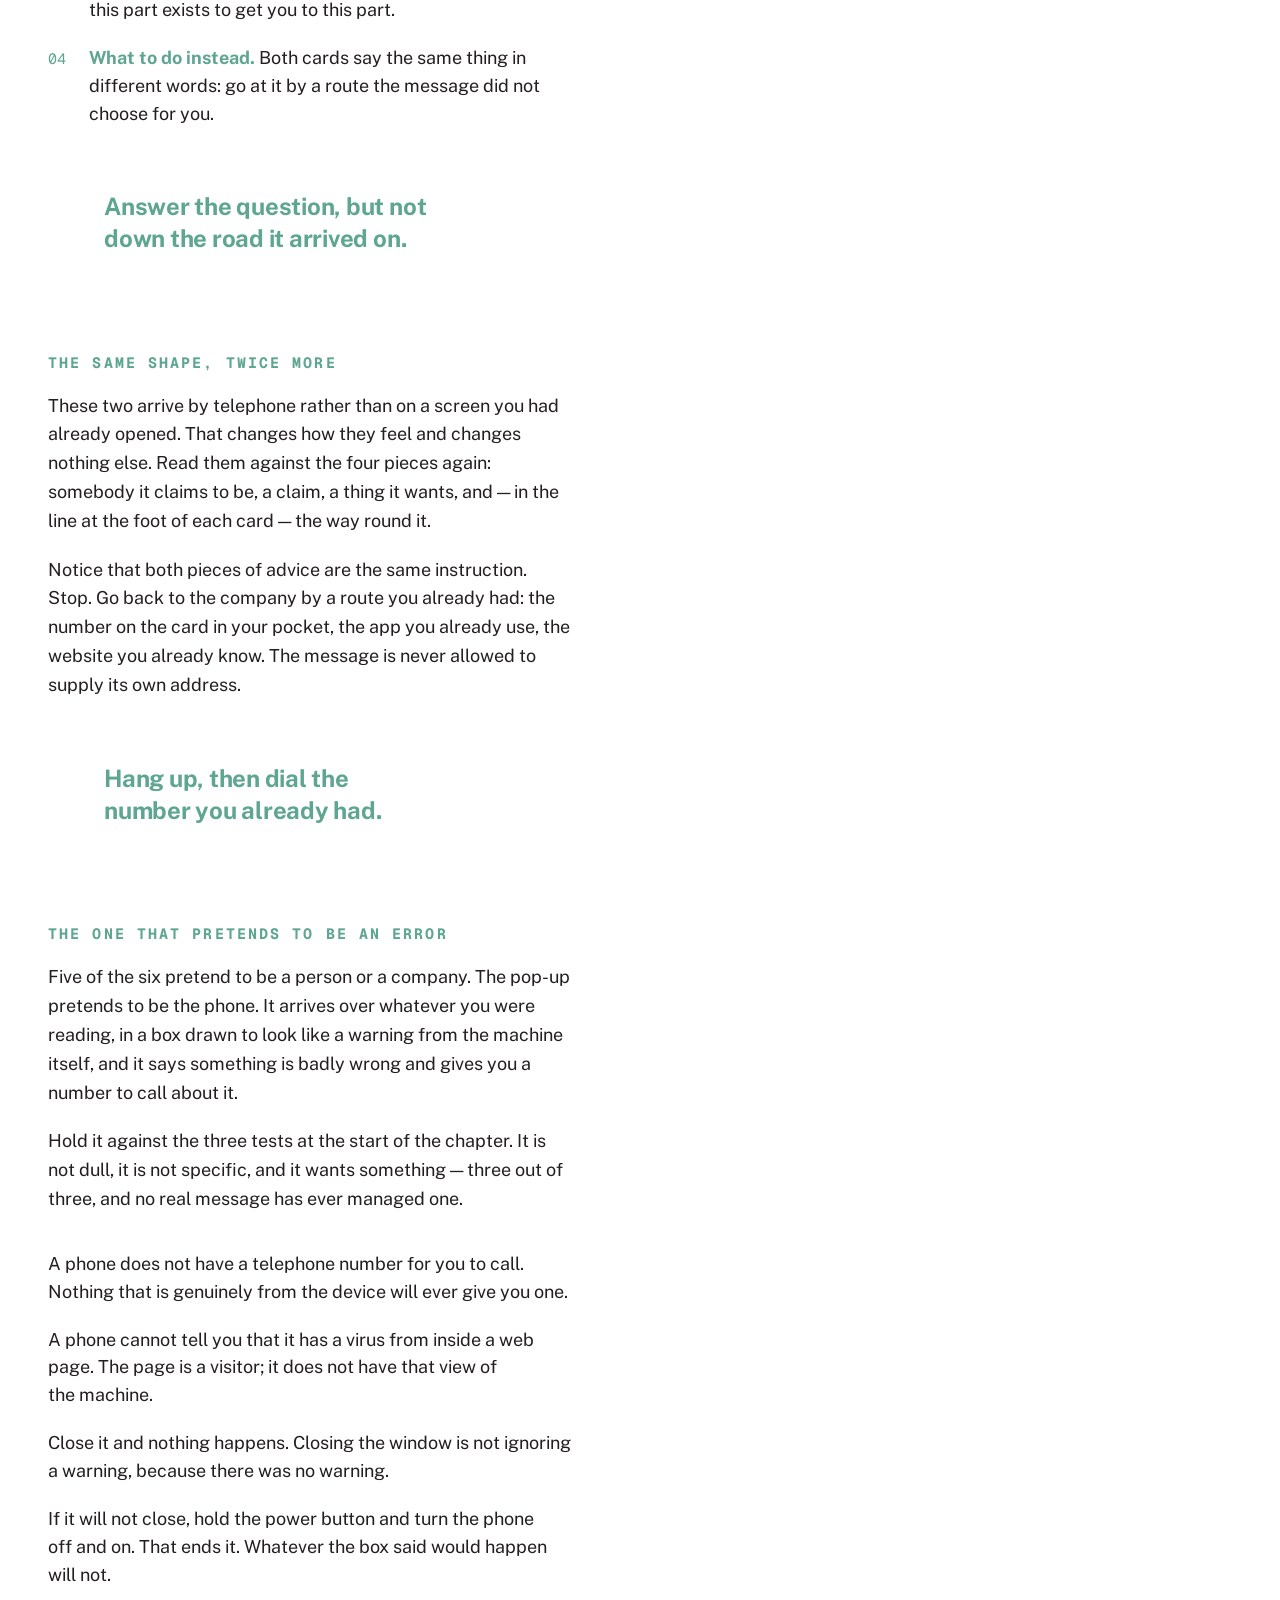
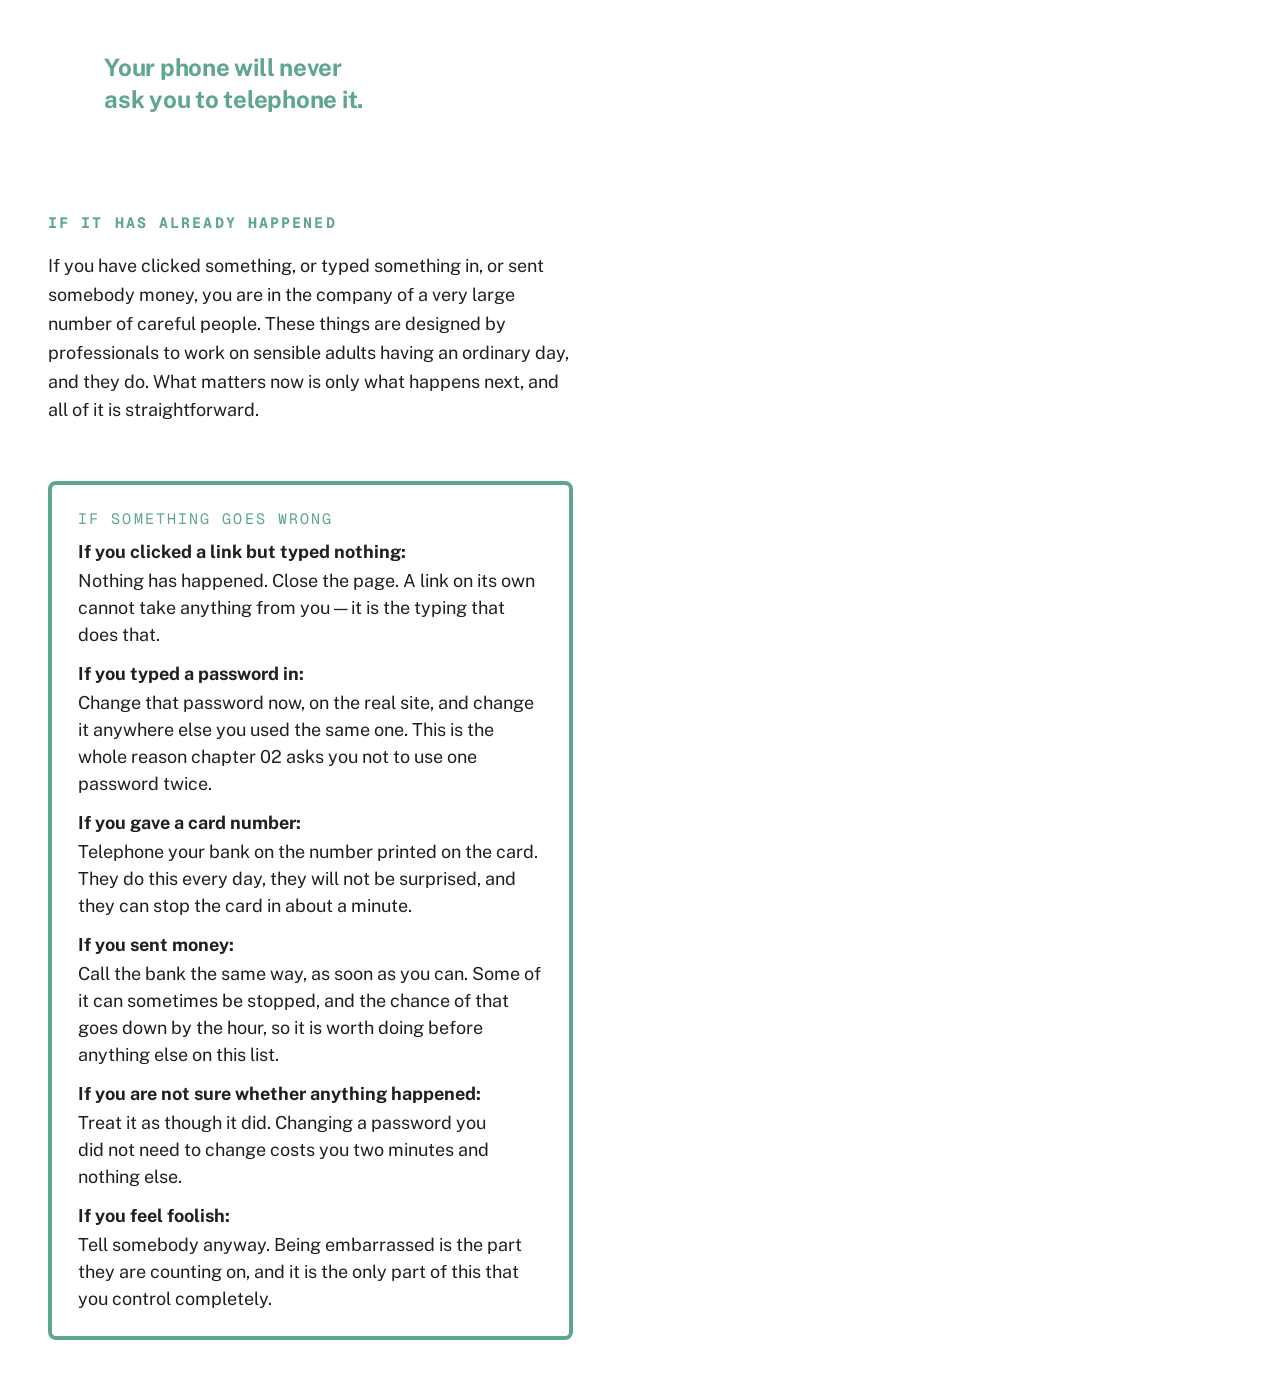
<file: 04-error.html>
<!DOCTYPE html>
<html lang="en">
<head>
<meta charset="utf-8">
<meta name="viewport" content="width=device-width, initial-scale=1">
<title>Error!</title>
<meta name="description" content="What a real error message looks like, what a scam looks like, and what to do about either one.">
<link rel="preconnect" href="https://fonts.googleapis.com">
<link rel="preconnect" href="https://fonts.gstatic.com" crossorigin>
<link href="https://fonts.googleapis.com/css2?family=Public+Sans:ital,wght@0,400;0,500;0,700;0,900;1,400;1,900&family=Geist+Mono:wght@400;500&family=Noto+Sans+KR:wght@400&display=swap" rel="stylesheet">
<link rel="stylesheet" href="style.css">
</head>

<body class="chapter" data-sec="04">

<div class="book">
  <div class="colour-field" aria-hidden="true"></div>

  <div class="page">
    <p class="home-link"><a href="index.html">Click to go to the home page</a></p>

    <div class="chapter-head">
      <h1 class="chapter-name">Error!</h1>
      <p class="chapter-title">What a real error looks like, what a scam looks like, and what to do about either one.</p>
      <p class="byline">—Senior-friendly Guide</p>
    </div>

    <section class="run" aria-labelledby="r01">
      <div class="words">
        <h2 class="label" id="r01">When something goes wrong</h2>

        <div class="prose">
          <p>Most of what goes wrong on a phone is not your fault, is not permanent, and is not interesting. Something did not load. Something needs a tap. Something is still thinking. Almost all of it is fixed by waiting a moment and trying again, and none of it damages the phone.</p>

          <p>Then there is the other kind: the message that wants something from you, now, before you have had time to think about it. That one is not an error at all. It is somebody trying it on, and it is what the rest of this chapter is about.</p>
        </div>

        <aside class="note note--quote">
          <p>A real problem waits for you. A fake one hurries you.</p>
        </aside>

        <h2 class="label" id="r02">A real problem, and a pretend one</h2>

        <div class="prose">
          <p>You do not have to recognise every trick. There are too many and there are new ones every year. It is much easier to know what an ordinary, honest message from a phone looks like, because then anything that does not look like one stands out on its own.</p>
        </div>

        <ol class="parts">
          <li><span class="n">01</span><span><strong>A real message is dull.</strong> It says something like <em>No internet connection</em> or <em>Could not save</em>. It is not frightening, it is not in capitals, and it does not use an exclamation mark.</span></li>
          <li><span class="n">02</span><span><strong>A real message is specific.</strong> It names the one thing that did not work. A message that says something vague and alarming about <em>your account</em> or <em>your computer</em> is not describing anything, because it does not know anything about you.</span></li>
          <li><span class="n">03</span><span><strong>A real message does not want anything.</strong> It will offer you <em>Try again</em> or <em>OK</em>. It will never ask for a password, a card number, or a phone call, and it will never put a clock on you.</span></li>
        </ol>

        <aside class="note note--quote">
          <p>Nothing legitimate needs you to act within the next five minutes.</p>
        </aside>
      </div>

      <div class="art">
        <figure class="photo" style="--photo-ar: 0.8825"
                data-tip="A drain cover. Ordinary, specific, and not asking you for anything.">
          <img src="images/drain-square-teal.jpg"
               alt="A square drain cover in a pavement, photographed from directly above.">
          <figcaption>When an error occurs, you might feel a sudden sense of danger or panic, wanting to protect your data like a spike on a surface. By following the steps of retrical, all will work itself out.</figcaption>
        </figure>
      </div>
    </section>

    <section class="run" aria-labelledby="r03">
      <div class="words">
        <h2 class="label" id="r03">Six places it arrives</h2>

        <div class="prose">
          <p>A scam is not a kind of message. It is a <em>script</em>, and it will be read to you down whichever route reaches you. The same story about a locked account arrives as an email on Monday and as a phone call on Thursday, and it is the story that gives it away rather than the envelope it came in.</p>

          <p>These are the six routes. You already use all of them for ordinary things, which is exactly why they are worth something to somebody dishonest.</p>
        </div>

        <ul class="icon-grid">
          <li class="icon-card">
            <span class="icon-name">Bank</span>
            <p>Anything claiming to be from where your money is. The most common of the six and the most expensive to get wrong.</p>
          </li>
          <li class="icon-card">
            <span class="icon-name">Email</span>
            <p>An address can be made to look like anybody's. The name at the top of an email is typed in, not proved.</p>
          </li>
          <li class="icon-card">
            <span class="icon-name">Phone call</span>
            <p>A real voice, which is the whole advantage of it: it is much harder to put the phone down on a person than to close a window.</p>
          </li>
          <li class="icon-card">
            <span class="icon-name">Text message</span>
            <p>Short, and usually a link. There is no room in a text for anything that would help you check it.</p>
          </li>
          <li class="icon-card">
            <span class="icon-name">Social media</span>
            <p>The slow one. Nothing is asked for at all until somebody has spent weeks becoming your friend.</p>
          </li>
          <li class="icon-card">
            <span class="icon-name">Pop up alert</span>
            <p>A window that appears over what you were reading and dresses itself up as a warning from the phone itself.</p>
          </li>
        </ul>
      </div>

      <div class="art">
        <ul class="icon-plate icon-plate--six">
          <li>
            <figure data-tip="Anything claiming to be from your bank.">
              <img src="diagrams/key-bank.svg"
                   alt="The bank symbol: a building with columns and a pediment.">
              <figcaption>Bank</figcaption>
            </figure>
          </li>
          <li>
            <figure data-tip="A name at the top of an email is typed in, not proved.">
              <img src="diagrams/key-email.svg"
                   alt="The email symbol: a sealed envelope.">
              <figcaption>Email</figcaption>
            </figure>
          </li>
          <li>
            <figure data-tip="A real voice, which is what makes it work.">
              <img src="diagrams/key-phone-call.svg"
                   alt="The phone call symbol: a handset.">
              <figcaption>Phone call</figcaption>
            </figure>
          </li>
          <li>
            <figure data-tip="Short, and usually a link.">
              <img src="diagrams/key-text-message.svg"
                   alt="The text message symbol: a speech bubble.">
              <figcaption>Text message</figcaption>
            </figure>
          </li>
          <li>
            <figure data-tip="The slow one. Weeks before anything is asked for.">
              <img src="diagrams/key-social-media.svg"
                   alt="The social media symbol: a heart.">
              <figcaption>Social media</figcaption>
            </figure>
          </li>
          <li>
            <figure data-tip="A window dressed up as a warning from the phone itself.">
              <img src="diagrams/key-popup-alert.svg"
                   alt="The pop-up symbol: a screen with a warning on it.">
              <figcaption>Pop up alert</figcaption>
            </figure>
          </li>
        </ul>
      </div>
    </section>

    <section class="run" aria-labelledby="r04">
      <div class="words">
        <h2 class="label" id="r04">Six messages. What gives each one away?</h2>

        <div class="prose">
          <p>Here are all six. Read what each message says and have a guess at what is wrong with it before you press. The answer is underneath, and it stays hidden until you ask for it.</p>

          <p>Nothing here is a test and nothing is counted. If you get all six wrong the chapter has still worked, because the thing worth taking away is not the six answers. It is that every one of them is the same answer in a different coat.</p>
        </div>

        <ul class="scam-grid">
          <li>
            <button class="scam" type="button" aria-expanded="false"
                    data-tip="Click me to see what gives this one away.">
              <span class="from">Bank</span>
              <span class="says">“Account Suspended”</span>
              <span class="reveal-cue">A text or email claims your account is locked, with a link to a fake login page. Press for the tell.</span>
              <span class="tell">Call the number on your card — never the link.</span>
            </button>
          </li>
          <li>
            <button class="scam" type="button" aria-expanded="false"
                    data-tip="Click me to see what gives this one away.">
              <span class="from">Email</span>
              <span class="says">“Urgent Verification”</span>
              <span class="reveal-cue">An email asks you to “verify” your passwords or personal info right away. Press for the tell.</span>
              <span class="tell">Go to the site directly — do not click the link.</span>
            </button>
          </li>
          <li>
            <button class="scam" type="button" aria-expanded="false"
                    data-tip="Click me to see what gives this one away.">
              <span class="from">Phone call</span>
              <span class="says">“Wan't to buy a ticket?”</span>

              <span class="reveal-cue">A caller poses selling tickets online, asking you to put down a card hesitantly. Press for the tell.</span>
              <span class="tell">Hang up and call them back yourself.</span>
            </button>
          </li>
          <li>
            <button class="scam" type="button" aria-expanded="false"
                    data-tip="Click me to see what gives this one away.">
              <span class="from">Text message</span>
              <span class="says">“Package not Delivered”</span>
              <span class="reveal-cue">A text with a link asks you to “reschedule” delivery or pay a small fee. Press for the tell.</span>
              <span class="tell">Check tracking on the carrier's real site.</span>
            </button>
          </li>
          <li>
            <button class="scam" type="button" aria-expanded="false"
                    data-tip="Click me to see what gives this one away.">
              <span class="from">Social media</span>
              <span class="says">“New Online Friend”</span>
              <span class="reveal-cue">Someone you’ve never met builds trust over weeks, then asks for money. Press for the tell.</span>
              <span class="tell">Never met in Person? Don't send money.</span>
            </button>
          </li>
          <li>
            <button class="scam" type="button" aria-expanded="false"
                    data-tip="Click me to see what gives this one away.">
              <span class="from">Pop up alert</span>
              <span class="says">“Your Computer Has a Virus”</span>
              <span class="reveal-cue">A pop-up or a phone call demands payment for immediate “tech support”. Press for the tell.</span>
              <span class="tell">Close the window — never ever call the number.</span>
            </button>
          </li>
        </ul>

        <div class="try">
          <span class="label">Real, or a scam?</span>
          <p>Six messages. Three of them are genuinely your phone talking to you and three are somebody trying it on. This one does keep count — not to mark you, but because a guess you can get wrong is the only kind that teaches you anything.</p>

          <div class="quiz" data-quiz="scams">
            <p class="quiz-count"></p>

            <ol class="quiz-qs">
              <li class="quiz-q" data-answer="real">
                <p class="quiz-ask">A small box appears while you are reading the news: <em>“Could not load the page. There is no internet connection.”</em> Underneath it is one button, and the button says <em>Try again</em>.</p>
                <p class="quiz-why">Real. It is dull, it names the one thing that did not work, and the only thing it offers you is another go. No clock, no capitals, nothing to fill in.</p>
              </li>

              <li class="quiz-q" data-answer="scam">
                <p class="quiz-ask">A text message: <em>“URGENT: your account has been suspended. Verify your identity within 24 hours to avoid permanent closure.”</em> There is a link to tap.</p>
                <p class="quiz-why">Scam. Which account? It does not say, because it does not know. Vague about you, frightening about the consequences, and it puts a clock on you — and nothing legitimate needs you to act within the next five minutes.</p>
              </li>

              <li class="quiz-q" data-answer="real">
                <p class="quiz-ask">The screen says <em>“Low Battery. 10% of battery remaining.”</em> with two buttons: <em>Low Power Mode</em> and <em>OK</em>.</p>
                <p class="quiz-why">Real, and it is the most alarming-sounding real message your phone sends. It still passes all three: specific right down to the number, asking for nothing, and offering you the two ordinary things you might want to do about it.</p>
              </li>

              <li class="quiz-q" data-answer="scam">
                <p class="quiz-ask">An email, apparently from a delivery company: <em>“We were unable to deliver your parcel. Pay the outstanding redelivery fee of $1.95 to reschedule.”</em></p>
                <p class="quiz-why">Scam, and the small amount is the trick. It is low enough to feel not worth thinking about, and the point was never the $1.95 — it was the card number you type to pay it. Check the tracking on the carrier's own site instead.</p>
              </li>

              <li class="quiz-q" data-answer="scam">
                <p class="quiz-ask">A quiet, tidy window on screen: <em>“Your system is out of date. Click here to install the recommended update.”</em> No capitals, no exclamation marks, no countdown.</p>
                <p class="quiz-why">Scam, and this is the one that catches people who have learned to look for shouting. It is dull, which is one test passed, but it is not specific — out of date by what? — and it wants you to click something, which the real ones never do. Your phone updates itself from Settings, where you went looking for it.</p>
              </li>

              <li class="quiz-q" data-answer="real">
                <p class="quiz-ask">You try to open a website and get: <em>“Safari cannot open the page because the server stopped responding.”</em> with a <em>Reload</em> button.</p>
                <p class="quiz-why">Real. It names the program, it names what went wrong, and it blames a machine somewhere else rather than you. A real problem waits for you — this one will sit there as long as you like.</p>
              </li>
            </ol>

            <div class="quiz-options" role="group" aria-label="Is this message real, or a scam">
              <button class="quiz-btn" type="button" data-answer="real"
                      data-tip="Click me if it is dull, specific, and does not want anything from you.">Real</button>
              <button class="quiz-btn" type="button" data-answer="scam"
                      data-tip="Click me if it is vague, hurried, and wants something.">Scam</button>
            </div>

            <p class="quiz-says" role="status" aria-live="polite"></p>

            <button class="quiz-next" type="button"
                    data-tip="Click me for the next one">Next one</button>

            <p class="quiz-score" role="status" aria-live="polite"></p>
          </div>
        </div>
      </div>
    </section>

    <section class="run" aria-labelledby="r05">
      <div class="words">
        <h2 class="label" id="r05">What they actually look like</h2>

        <div class="prose">
          <p>Here are the first two. Every one of the six is built out of the same four pieces, and once you can see the pieces you can take any message apart the same way — including one that has not been invented yet.</p>
        </div>

        <ol class="parts">
          <li><span class="n">01</span><span><strong>Who it says it is.</strong> A bank. An email service. This is the only part that is easy to fake, and it is the part people check first.</span></li>
          <li><span class="n">02</span><span><strong>The claim.</strong> <em>“Account Suspended.”</em> <em>“Urgent Verification.”</em> Short, alarming, and about something you cannot see for yourself from where you are sitting.</span></li>
          <li><span class="n">03</span><span><strong>What it wants.</strong> For you to follow its link and type your details into the page at the other end. Everything above this part exists to get you to this part.</span></li>
          <li><span class="n">04</span><span><strong>What to do instead.</strong> Both cards say the same thing in different words: go at it by a route the message did not choose for you.</span></li>
        </ol>

        <aside class="note note--quote">
          <p>Answer the question, but not down the road it arrived on.</p>
        </aside>
      </div>

      <div class="art">
        <div class="diagram-stack">
          <figure class="diagram"
                  data-tip="The first of the six.">
            <img src="diagrams/scam-bank.svg"
                 alt="The bank scam card: the heading Bank, the claim Account Suspended, a description of a text or email saying your account is locked, and the advice to call the number on your card rather than the link.">
            <figcaption>Bank</figcaption>
          </figure>
          <figure class="diagram"
                  data-tip="The second of the six.">
            <img src="diagrams/scam-email.svg"
                 alt="The email scam card: the heading Email, the claim Urgent Verification, a description of an email asking you to verify your passwords, and the advice to go to the site directly rather than click the link.">
            <figcaption>Email</figcaption>
          </figure>
        </div>
      </div>
    </section>

    <section class="run" aria-labelledby="r06">
      <div class="words">
        <h2 class="label" id="r06">The same shape, twice more</h2>

        <div class="prose">
          <p>These two arrive by telephone rather than on a screen you had already opened. That changes how they feel and changes nothing else. Read them against the four pieces again: somebody it claims to be, a claim, a thing it wants, and — in the line at the foot of each card — the way round it.</p>

          <p>Notice that both pieces of advice are the same instruction. Stop. Go back to the company by a route you already had: the number on the card in your pocket, the app you already use, the website you already know. The message is never allowed to supply its own address.</p>
        </div>

        <aside class="note note--quote">
          <p>Hang up, then dial the number you already had.</p>
        </aside>
      </div>

      <div class="art">
        <div class="diagram-stack">
          <figure class="diagram"
                  data-tip="The third of the six.">
            <img src="diagrams/scam-phone.svg"
                 alt="The phone call scam card: the heading Phone call, the claim Wan't to buy a ticket?, a description of a caller selling tickets and asking for a card, and the advice to hang up and call them back yourself.">
            <figcaption>Phone call</figcaption>
          </figure>
          <figure class="diagram"
                  data-tip="The fourth of the six.">
            <img src="diagrams/scam-text.svg"
                 alt="The text message scam card: the heading Text message, the claim Package not Delivered, a description of a text asking you to reschedule delivery or pay a small fee, and the advice to check tracking on the carrier's real site.">
            <figcaption>Text message</figcaption>
          </figure>
        </div>
      </div>
    </section>

    <section class="run" aria-labelledby="r07">
      <div class="words">
        <h2 class="label" id="r07">The one that pretends to be an error</h2>

        <div class="prose">
          <p>Five of the six pretend to be a person or a company. The pop-up pretends to be the phone. It arrives over whatever you were reading, in a box drawn to look like a warning from the machine itself, and it says something is badly wrong and gives you a number to call about it.</p>

          <p>Hold it against the three tests at the start of the chapter. It is not dull, it is not specific, and it wants something — three out of three, and no real message has ever managed one.</p>
        </div>

        <ul class="bullets">
          <li>A phone does not have a telephone number for you to call. Nothing that is genuinely from the device will ever give you one.</li>
          <li>A phone cannot tell you that it has a virus from inside a web page. The page is a visitor; it does not have that view of the machine.</li>
          <li>Close it and nothing happens. Closing the window is not ignoring a warning, because there was no warning.</li>
          <li>If it will not close, hold the power button and turn the phone off and on. That ends it. Whatever the box said would happen will not.</li>
        </ul>

        <aside class="note note--quote">
          <p>Your phone will never ask you to telephone it.</p>
        </aside>
      </div>

      <div class="art">
        <div class="diagram-stack">
          <figure class="diagram"
                  data-tip="The fifth of the six.">
            <img src="diagrams/scam-social.svg"
                 alt="The social media scam card: the heading Social media, the claim New Online Friend, a description of someone you have never met building trust over weeks then asking for money, and the advice never to send money to someone you have not met in person.">
            <figcaption>Social media</figcaption>
          </figure>
          <figure class="diagram"
                  data-tip="The sixth of the six, and the only one that impersonates the phone.">
            <img src="diagrams/scam-popup.svg"
                 alt="The pop-up scam card: the heading Pop-up, the claim Your Computer Has a Virus, a description of a pop-up demanding payment for immediate tech support, and the advice to close the window and never call the number.">
            <figcaption>Pop up alert</figcaption>
          </figure>
        </div>
      </div>
    </section>

    <section class="run" aria-labelledby="r08">
      <div class="words">
        <h2 class="label" id="r08">If it has already happened</h2>

        <div class="prose">
          <p>If you have clicked something, or typed something in, or sent somebody money, you are in the company of a very large number of careful people. These things are designed by professionals to work on sensible adults having an ordinary day, and they do. What matters now is only what happens next, and all of it is straightforward.</p>
        </div>

        <div class="jargon">
          <span class="label">If something goes wrong</span>
          <dl>
            <dt>If you clicked a link but typed nothing:</dt>
            <dd>Nothing has happened. Close the page. A link on its own cannot take anything from you — it is the typing that does that.</dd>

            <dt>If you typed a password in:</dt>
            <dd>Change that password now, on the real site, and change it anywhere else you used the same one. This is the whole reason chapter 02 asks you not to use one password twice.</dd>

            <dt>If you gave a card number:</dt>
            <dd>Telephone your bank on the number printed on the card. They do this every day, they will not be surprised, and they can stop the card in about a minute.</dd>

            <dt>If you sent money:</dt>
            <dd>Call the bank the same way, as soon as you can. Some of it can sometimes be stopped, and the chance of that goes down by the hour, so it is worth doing before anything else on this list.</dd>

            <dt>If you are not sure whether anything happened:</dt>
            <dd>Treat it as though it did. Changing a password you did not need to change costs you two minutes and nothing else.</dd>

            <dt>If you feel foolish:</dt>
            <dd>Tell somebody anyway. Being embarrassed is the part they are counting on, and it is the only part of this that you control completely.</dd>
          </dl>
        </div>
      </div>

      <div class="art">
        <figure class="photo photo--square"
                data-tip="Layers of circles in metal. Layers of steps in getting back in.">
          <img src="images/ridges-green-dots.jpg"
               alt="A metal surface of raised dots and concentric ridges, photographed square on.">
          <figcaption>Just like layers of circles there are layers of steps to follow in a specific order to recover your passwords.</figcaption>
        </figure>
      </div>
    </section>
  </div>

  <nav class="tabs" aria-label="Chapters">
    <a class="tab tab--setup"    href="01-set-up.html">How to set up?</a>
    <a class="tab tab--getin"    href="02-get-in.html">How to get in?</a>
    <a class="tab tab--getthere" href="03-get-there.html">How to get there?</a>
    <a class="tab tab--error"    href="index.html" aria-current="true">Error!</a>
  </nav>
</div>

<script src="helpers.js"></script>
<script src="diagram.js"></script>
<script src="tooltip.js"></script>
</body>
</html>
</file>
<file: style.css>
:root {
  --orange: #FF7E00;
  --rust:   #9A4016;
  --burnt:  #C2560D;
  --teal:   #5EA592;
  --ink:    #231F20;
  --paper:  #FFFFFF;
  --rule:   #D8D4D0;
  --sec-00: var(--ink);
  --sec-01: var(--orange);
  --sec-02: var(--burnt);
  --sec-03: var(--rust);
  --sec-04: var(--teal);
  --sec: var(--ink);
  --grey: #5C5651;
  --mono: 'Geist Mono', 'IBM Plex Mono', monospace;
  --sans: 'Public Sans', system-ui, sans-serif;
  --tab-w: 62px;
  --gutter: 48px;
  --sp-1: 0.75rem;
  --sp-2: 1.25rem;
  --sp-3: 2.25rem;
  --sp-4: 3.5rem;
  --sp-5: 4.5rem;
  --bar-w: 4px;
  --bar-gap: 22px;
  --t-mini: 0.9375rem;
  --step-indent: 56px;
  /* the reader's text-size setting as a multiplier, for type sized in vw that
     would otherwise ignore it. The size card overwrites this; the default
     keeps the page correct when the script never runs. */
  --type-scale: 1;
}

html {
  font-size: 100%;
}

body[data-sec="00"] {
  --sec: var(--sec-00); --on-sec: var(--paper);
}

body[data-sec="01"] {
  --sec: var(--sec-01); --on-sec: var(--ink);
}

body[data-sec="02"] {
  --sec: var(--sec-02); --on-sec: var(--paper);
}

body[data-sec="03"] {
  --sec: var(--sec-03); --on-sec: var(--paper);
}

body[data-sec="04"] {
  --sec: var(--sec-04); --on-sec: var(--ink);
}

body {
  --sec-ink: var(--sec);
  --box-ink: inherit;
}

.chapter[data-sec="02"],
.chapter[data-sec="03"] {
  --box-ink: var(--sec);
}

body.is-dark.chapter[data-sec="02"],
body.is-dark.chapter[data-sec="03"] {
  --box-ink: inherit;
}

* {
  box-sizing: border-box;
}

body {
  margin: 0;
  padding: 0;
  background: var(--paper);
  color: var(--ink);
  font-family: var(--sans);
  font-size: 1rem;
  -webkit-font-smoothing: antialiased;
  hyphens: manual;
  -webkit-hyphens: manual;
  text-wrap: pretty;
}

.book {
  display: flex;
  min-height: 100vh;
}

.page {
  flex: 1;
  min-width: 0;
  background: var(--paper);
  padding: var(--gutter);
  display: flex;
  flex-direction: column;
}

.tabs {
  display: flex;
  flex-shrink: 0;
  align-self: flex-start;
  height: 100vh;
  position: sticky;
  top: 0;
}

.tab {
  width: var(--tab-w);
  display: flex;
  align-items: center;
  justify-content: flex-start;
  /* Top gap matches the gap either side of the caps, so the type sits with an
     even margin in the bar. 0.7em is the Public Sans cap height, so this keeps
     tracking the type as it scales rather than drifting at other sizes. */
  padding: calc((var(--tab-w) - 0.7em) / 2) 0 0;
  writing-mode: vertical-rl;
  font-family: var(--sans);
  /* Spine type, sized to fill the bar like the book. Tied to viewport height
     because the longest label ("HOW TO GET THERE?" runs about 11.5em) has to
     clear the bar top to bottom; the cap stops it growing on tall screens. */
  font-size: clamp(1.625rem, 6.5vh, 3.25rem);
  font-weight: 700;
  line-height: 1;
  letter-spacing: 0.005em;
  text-transform: uppercase;
  text-decoration: none;
  color: var(--paper);
}

/* Trim the unused ascender/descender slack so the caps sit optically centred
   across the bar instead of riding to one side. */
@supports (text-box: trim-both cap alphabetic) {
  .tab {
    text-box: trim-both cap alphabetic;
  }
}

.tab--setup {
  background: var(--sec-01);
  color: var(--paper);
}

.tab--getin {
  background: var(--sec-02);
  color: var(--paper);
}

.tab--getthere {
  background: var(--sec-03);
  color: var(--paper);
}

.tab--error {
  background: var(--sec-04);
  color: var(--paper);
}

.tab[aria-current]::after {
  content: "";
  display: block;
  width: 7px;
  height: 7px;
  border-radius: 50%;
  background: currentColor;
  margin-top: 14px;
}

.tab:focus-visible {
  outline: 3px solid var(--ink);
  outline-offset: -6px;
}

/* ---------- landing ---------- */

/* the landing page carries its own gutter on .landing-sheet so the
   cover can run full bleed to the edge of the page column */
.page--landing {
  padding: 0;
}

/* flex-basis must stay auto: the landing is two screens tall, and a 0 basis
   would collapse it to one and leave the sticky stage no range to travel */
.landing {
  flex: 1 0 auto;
  display: block;
  padding: 0;
}

.landing-stage {
  position: relative;
}

/* ---------- cover ---------- */

.cover {
  position: relative;
  z-index: 2;
  min-height: 100vh;
  min-height: 100svh;
  overflow: hidden;
  display: flex;
  align-items: flex-end;
  background: var(--ink);
}

.cover-art {
  position: absolute;
  inset: 0;
  width: 100%;
  height: 100%;
  object-fit: cover;
  /* biased upward so the alarm bell stays in frame on wide screens */
  object-position: center 28%;
  display: block;
}

/* scrim: keeps the title legible over the light stucco */
.cover::after {
  content: "";
  position: absolute;
  inset: 0;
  background: linear-gradient(
    to top,
    rgba(35, 31, 32, 0.74) 0%,
    rgba(35, 31, 32, 0.34) 34%,
    rgba(35, 31, 32, 0) 62%,
    /* and back up again at the very top: the stucco runs pale up there, so
       the wordmark needs something under it. Weak enough to read as the
       photograph's own shading rather than a band laid over it. */
    rgba(35, 31, 32, 0) 68%,
    rgba(35, 31, 32, 0.6) 100%
  );
  pointer-events: none;
}

.cover-title {
  position: relative;
  z-index: 1;
  margin: 0;
  padding: var(--gutter);
  color: var(--paper);
  font-family: var(--sans);
  font-size: clamp(3rem, 10.5vw, 9rem);
  font-weight: 900;
  line-height: 0.86;
  letter-spacing: -0.015em;
  text-transform: uppercase;
}

/* "required" italic, like the book. The italic axis is now in the font
   request, so this is the real cut rather than a browser-slanted roman.
   The slant leans into the right sidebearing, so the negative tracking
   comes off to stop the last letter crowding. */
.cover-title em {
  font-style: italic;
  letter-spacing: 0;
}

/* ---------- sheet (large type on white) ---------- */

.landing-sheet {
  position: relative;
  z-index: 1;
  min-height: 100vh;
  min-height: 100svh;
  background: var(--paper);
  padding: var(--gutter);
  display: flex;
  flex-direction: column;
  justify-content: space-between;
}

/* Set in caps. The tight tracking below was drawn for the lowercase, and caps
   sit on a wider body, so a little is given back to stop the letters touching. */
.landing-mark {
  margin: 0;
  font-size: 1.1875rem;
  font-weight: 700;
  line-height: 1.15;
  letter-spacing: 0.03em;
  text-transform: uppercase;
  white-space: nowrap;
}

.landing-mark a {
  color: inherit;
  text-decoration: none;
}

/* The same wordmark the sheet carries, held on the cover in the identical
   spot, so scrolling trades white for black on one line instead of moving it.
   The sheet insets its contents by the gutter; this is positioned against a
   box with the same four edges, so the two land on top of each other. It is
   hidden from screen readers because the sheet's copy is the real one and
   both are in the page at once. */
.landing-mark--cover {
  position: absolute;
  top: var(--gutter);
  left: var(--gutter);
  z-index: 1;
  color: var(--paper);
}

/* This line is sized off the window width so it fills the slab, and a width
   takes no notice of the reader's text-size setting — which is why the + button
   appeared to do nothing here. --type-scale carries that setting across as a
   plain number so the width can be multiplied by it.

   The ceiling is the catch. The sheet is exactly one screen tall and cannot
   scroll, so type that grows without limit is type that gets cut off at the
   bottom. The second term is the largest this can be and still fit: the screen,
   less the fixed furniture above and below it, divided over the six lines the
   18ch measure always breaks into. So it grows until it fills the screen and
   then holds, rather than growing until it disappears. */
.landing-say {
  margin: 0;
  padding: 40px 0 0;
  font-size: clamp(
    2.5rem,
    calc(6.6vw * var(--type-scale, 1)),
    min(7rem, calc((100vh - 175px) / 5.5))
  );
  font-weight: 900;
  line-height: 0.9;
  letter-spacing: -0.035em;
  text-align: left;
  max-width: 18ch;
}

.landing-run {
  display: none;
}

/* ---------- scroll-driven crossfade (JS present) ---------- */

html.cover-js .landing-stage {
  position: sticky;
  top: 0;
  height: 100vh;
  height: 100svh;
  overflow: hidden;
}

html.cover-js .cover,
html.cover-js .landing-sheet {
  position: absolute;
  inset: 0;
  min-height: 0;
}

html.cover-js .cover.is-gone {
  visibility: hidden;
}

html.cover-js .landing-run {
  display: block;
  height: 100vh;
  height: 100svh;
}

.helpers {
  position: fixed;
  right: 32px;
  bottom: 16px;
  z-index: 50;
  display: flex;
  flex-direction: column;
  align-items: flex-end;
  gap: 10px;
}

.card {
  position: static;
  background: #FFFFFF;
  border: 1.5px solid var(--sec);
  border-radius: 8px;
  padding: 12px 14px;
  cursor: grab;
  touch-action: none;
  user-select: none;
}

.card:active {
  cursor: grabbing;
}

.card button {
  cursor: pointer;
  user-select: auto;
}

.card.dragging {
  opacity: 0.9;
}

.card .card-note {
  font-family: var(--mono);
  font-size: 0.8125rem;
  line-height: 1.45;
  letter-spacing: 0.02em;
  margin: 0 0 9px;
  color: var(--ink);
}

.textsize-card {
  width: fit-content;
}

.textsize-card .card-note {
  max-width: 19ch;
}

.textsize-row {
  display: flex;
  align-items: center;
  gap: 8px;
}

.size-btn {
  width: 44px;
  height: 44px;
  flex-shrink: 0;
  border: 1.5px solid var(--ink);
  border-radius: 6px;
  background: var(--sec);
  color: var(--on-sec);
  font-family: var(--sans);
  font-size: 1.375rem;
  font-weight: 700;
  line-height: 1;
  cursor: pointer;
}

.size-btn:hover {
  filter: brightness(1.06);
}

.size-btn:focus-visible {
  outline: 3px solid var(--ink);
  outline-offset: 2px;
}

.size-btn[disabled] {
  background: var(--rule);
  color: var(--grey);
  cursor: default;
}

.size-now {
  font-family: var(--mono);
  font-size: 0.8125rem;
  min-width: 5ch;
  text-align: center;
}

.size-reset {
  font-family: var(--mono);
  font-size: 0.75rem;
  text-transform: uppercase;
  letter-spacing: 0.06em;
  background: none;
  border: 0;
  padding: 4px 2px;
  margin-top: 6px;
  color: var(--grey);
  text-decoration: underline;
  cursor: pointer;
}

.print-card {
  width: 250px;
}

.print-card .card-note {
  max-width: none;
}

.print-toggle {
  display: flex;
  align-items: center;
  justify-content: space-between;
  gap: 10px;
  width: 100%;
  min-height: 44px;
  padding: 0;
  border: 0;
  background: none;
  cursor: pointer;
  font-family: var(--mono);
  font-size: 0.8125rem;
  letter-spacing: 0.04em;
  text-transform: uppercase;
  color: var(--ink);
  text-align: left;
}

.print-toggle:focus-visible {
  outline: 3px solid var(--ink);
  outline-offset: 3px;
}

.print-toggle .chev {
  transition: transform 0.15s;
}

.print-toggle[aria-expanded="true"] .chev {
  transform: rotate(90deg);
}

.print-steps {
  margin: 10px 0 0;
  padding: 0 0 0 20px;
  font-size: 0.8125rem;
  line-height: 1.5;
}

.print-steps li + li {
  margin-top: 7px;
}

.print-now {
  display: block;
  width: 100%;
  min-height: 44px;
  margin-top: 12px;
  border: 1.5px solid var(--ink);
  border-radius: 6px;
  background: var(--sec);
  color: var(--on-sec);
  font-family: var(--mono);
  font-size: 0.8125rem;
  letter-spacing: 0.06em;
  text-transform: uppercase;
  cursor: pointer;
}

.print-now:hover {
  filter: brightness(1.06);
}

.print-now:focus-visible {
  outline: 3px solid var(--ink);
  outline-offset: 2px;
}

body[data-sec="01"] {
  --tabs-after: 3;
}

body[data-sec="02"] {
  --tabs-after: 2;
}

body[data-sec="03"] {
  --tabs-after: 1;
}

body[data-sec="04"] {
  --tabs-after: 0;
}

body[data-sec="02"] .tab--setup,
body[data-sec="03"] .tab--setup,
body[data-sec="03"] .tab--getin,
body[data-sec="04"] .tab--setup,
body[data-sec="04"] .tab--getin,
body[data-sec="04"] .tab--getthere {
  display: none;
}

.chapter {
  --art-w: calc(50vw - (var(--tabs-after) + 1) * var(--tab-w) - var(--gutter) * 2);
  --fig-h: calc(100vh - var(--gutter) * 2 - 4.5rem);
  --phone-tall: min(var(--fig-h), calc(var(--art-w) * 1.757));
  --dia-w: 79%;
  --photo-sq: min(var(--fig-h), calc(50vw - 4 * var(--tab-w) - var(--gutter) * 2));
  background: var(--paper);
}

.colour-field {
  position: fixed;
  top: 0;
  bottom: 0;
  left: 50vw;
  right: calc((var(--tabs-after) + 1) * var(--tab-w));
  background: var(--sec);
  z-index: 0;
  pointer-events: none;
}

.chapter .page {
  background: transparent;
  padding: 0;
  position: relative;
  z-index: 1;
}

.run {
  display: grid;
  grid-template-columns: 50vw 1fr;
  align-items: start;
}

.words {
  grid-column: 1;
  padding: 0 calc(var(--gutter) * 1.4) 0 var(--gutter);
}

.words h2.label {
  margin: var(--sp-4) 0 0;
}

.words h2.label + * {
  margin-top: var(--sp-2);
}

.words h3 + * {
  margin-top: var(--sp-1);
}

.chapter .words > :first-child {
  margin-top: 0;
}

.words > * {
  max-width: 34em;
}

.art {
  position: fixed;
  left: 50vw;
  right: calc((var(--tabs-after) + 1) * var(--tab-w));
  top: var(--gutter);
  bottom: var(--gutter);
  padding: 0 var(--gutter);
  display: flex;
  flex-direction: column;
  align-items: center;
  justify-content: center;
  pointer-events: none;
  transition: opacity 0.35s ease;
}

.js-art .art {
  opacity: 0;
}

.js-art .run.is-current .art {
  opacity: 1;
}

.art .diagram img,
.art .diagram svg {
  display: block;
  max-width: 100%;
  max-height: var(--fig-h);
  width: var(--dia-w);
  height: auto;
  object-fit: contain;
  filter: brightness(0) invert(1);
  mix-blend-mode: normal;
}

/* The shared 79% suits the tall drawings, which run out of height before they
   run out of width. A wide, short one like the sign-in box hits neither, so at
   79% it sits about a third of the panel height while the tall ones fill two
   thirds, and reads as a mistake. Running it to the full width is as large as
   it can go without overflowing the gutter, which brings it back to weight. */
.art .diagram--wide img,
.art .diagram--wide svg {
  width: 100%;
}

.art .diagram--phone.diagram--literal img {
  height: var(--phone-tall);
  width: auto;
  max-width: none;
  max-height: none;
}

.art .diagram--phone img {
  height: calc(var(--phone-tall) / 1.111);
  width: auto;
  max-width: none;
  max-height: none;
}

.art .photo-pair {
  display: flex;
  gap: 20px;
  align-items: start;
  width: 100%;
}

.art .photo-pair .photo {
  flex: 1 1 0;
  min-width: 0;
}

.art .photo-pair .photo img {
  width: 100%;
  height: auto;
  max-height: calc(100vh - 16rem);
  object-fit: contain;
}

.art .diagram-stack {
  display: grid;
  grid-template-rows: 1fr 1fr;
  gap: var(--sp-3);
  width: 100%;
  height: 100%;
  max-height: var(--fig-h);
}

.art .diagram-stack .diagram {
  display: flex;
  flex-direction: column;
  align-items: center;
  justify-content: center;
  min-height: 0;
  margin: 0;
}

.art .diagram-stack .diagram img {
  flex: 0 1 auto;
  min-height: 0;
  width: auto;
  height: 100%;
  max-width: 100%;
  max-height: 100%;
  aspect-ratio: 2388 / 2793;
  object-fit: contain;
}

.art .diagram-stack .diagram figcaption {
  flex: 0 0 auto;
  margin-top: 10px;
}

.art .diagram--literal img {
  filter: none;
}

.art .photo img {
  display: block;
  max-width: 100%;
  max-height: var(--fig-h);
  width: auto;
  height: auto;
  filter: none;
}

.art .photo--square img {
  width: var(--photo-sq);
  height: var(--photo-sq);
  max-width: 100%;
  object-fit: cover;
  object-position: center;
  margin-inline: auto;
}

.art figure {
  margin: 0;
  width: 100%;
  text-align: center;
}

/* Captions run no wider than the picture above them, so a caption that spills
   onto a second line breaks on the image's edge rather than past it. One that
   fits on a single line just sits centred underneath, exactly as before.

   The figure itself is deliberately left at full width. Shrink-wrapping it to
   the image resizes the drawings, because most of them are sized with a
   percentage that would then be measuring a box the image was itself
   defining. So the caps below repeat the values the images are set with
   instead, which keeps the two tracking each other at every screen size. */
.art > figure.diagram > figcaption {
  max-width: var(--dia-w);
  margin-inline: auto;
}

/* the wide one runs the full width, so its caption does too */
.art > figure.diagram--wide > figcaption {
  max-width: none;
}

/* the phones are sized by height, so their width comes back out of the
   drawing's own proportion (they run between 0.477 and 0.485 wide) */
.art > figure.diagram--phone > figcaption {
  max-width: calc(var(--phone-tall) / 1.111 * 0.485);
}

.art > figure.diagram--literal > figcaption {
  max-width: calc(var(--phone-tall) * 0.569);
}

.art > figure.photo--square > figcaption {
  max-width: var(--photo-sq);
  margin-inline: auto;
}

/* The upright photographs are the one case where the picture's width was not
   written down anywhere: they are set to fit inside the panel, so whichever
   runs out first — the width of the column or the height of the screen —
   decides how big they come out. That left them running the full width of the
   panel with a caption a third of that underneath, which is the mismatch.

   So the same fit is written out once as a value both can use. --photo-ar is
   the photograph's own proportion, declared on the figure because it belongs
   to the file rather than to the layout; the height limit times that ratio is
   how wide the picture would be if height were the binding constraint, and
   min() picks whichever of the two actually binds. The image is then set to
   that instead of being left to work it out, so the caption can be set to the
   identical value and the two always agree. */
.art > figure.photo:not(.photo--square) > img {
  width: min(100%, calc(var(--fig-h) * var(--photo-ar)));
  height: auto;
  margin-inline: auto;
}

.art > figure.photo:not(.photo--square) > figcaption {
  max-width: min(100%, calc(var(--fig-h) * var(--photo-ar)));
  margin-inline: auto;
  /* Balanced wrapping evens the lines out by pulling them all in from the
     edges, which on these long captions quietly undoes the alignment the
     width above just bought. These are the only captions long enough for
     that to show, so they fill the measure and let the edges line up with
     the photograph; the rest of the captions keep the balanced setting. */
  text-wrap: pretty;
}

/* the pair and the icon plate already run their images to the full width of
   the figure, so their captions only need the character cap taken off */
.art .photo-pair .photo > figcaption,
.art .icon-plate figure > figcaption {
  max-width: none;
}

.art figure img,
.art figure svg {
  margin-inline: auto;
}

.chapter .art figcaption {
  font-family: var(--mono);
  font-size: 0.8125rem;
  line-height: 1.5;
  color: var(--paper);
  margin-top: 16px;
  margin-inline: auto;
  max-width: 34ch;
  text-align: center;
  text-wrap: balance;
}

.run.is-current .art figure[data-tip] {
  pointer-events: auto;
}

.words .label {
  display: block;
  font-family: var(--mono);
  font-size: var(--t-mini);
  letter-spacing: 0.14em;
  text-transform: uppercase;
  color: var(--sec-ink);
  margin: 0 0 1.125rem;
  text-wrap: balance;
}

.words h3 {
  font-size: 1.5rem;
  line-height: 1.2;
  letter-spacing: -0.015em;
  font-weight: 700;
  color: var(--sec-ink);
  margin: var(--sp-3) 0 0;
  max-width: 24ch;
  text-wrap: balance;
}

.words h3:first-child {
  margin-top: 0;
}

.words .steps > li > strong:first-child,
.words .parts > li > span > strong:first-child {
  color: var(--sec-ink);
}

.run + .run {
  margin-top: 0;
  padding-top: 0;
}

.run:not(:last-of-type) {
  padding-bottom: var(--sp-5);
}

.run:has(img) {
  min-height: 26vh;
}

.run:last-of-type .words {
  padding-bottom: var(--gutter);
}

.home-link {
  font-family: var(--mono);
  font-size: 0.8125rem;
  letter-spacing: 0.04em;
  margin: 0;
  padding: var(--gutter) var(--gutter) 0;
}

.home-link a {
  color: var(--ink);
  text-decoration: underline;
  text-underline-offset: 4px;
}

.home-link a:hover {
  text-decoration-thickness: 2px;
}

.home-link a:focus-visible {
  outline: 3px solid var(--ink);
  outline-offset: 3px;
}

.chapter-head {
  width: 50vw;
  padding: 26px calc(var(--gutter) * 1.4) 0 var(--gutter);
  margin-bottom: 52px;
}

.chapter-head .chapter-name {
  font-size: 3.5rem;
  line-height: 0.98;
  letter-spacing: -0.035em;
  font-weight: 900;
  margin: 0 0 24px;
  max-width: 14ch;
  text-wrap: balance;
}

.chapter-head .chapter-title {
  font-size: 1.5rem;
  line-height: 1.18;
  letter-spacing: -0.015em;
  font-weight: 400;
  margin: 0 0 20px;
  max-width: 30ch;
  text-wrap: balance;
}

.chapter-head .byline {
  font-family: var(--mono);
  font-size: 0.8125rem;
  line-height: 1.5;
  color: var(--grey);
  margin: 0;
}

.prose p {
  font-size: 1.125rem;
  line-height: 1.6;
  max-width: 62ch;
  margin: 0;
}

.prose p + p {
  margin-top: var(--sp-2);
}

.prose {
  margin: var(--sp-3) 0 0;
}

.prose h2 {
  font-size: 1.5rem;
  letter-spacing: -0.015em;
  line-height: 1.2;
  margin: var(--sp-3) 0 0;
  text-wrap: balance;
}

.prose a {
  color: var(--sec-ink);
  text-underline-offset: 2px;
}

.diagram {
  margin: 0;
}

.diagram img,
.diagram svg {
  display: block;
  max-width: 100%;
  height: auto;
}

.diagram figcaption {
  font-family: var(--mono);
  font-size: 0.8125rem;
  line-height: 1.5;
  margin-top: 18px;
  max-width: 48ch;
  color: var(--on-sec);
}

.steps {
  list-style: none;
  counter-reset: step;
  margin: var(--sp-3) 0 0;
  padding: 0;
}

.steps--from2 {
  counter-reset: step 1;
}

.steps--from3 {
  counter-reset: step 2;
}

.steps--from4 {
  counter-reset: step 3;
}

.steps--from6 {
  counter-reset: step 5;
}

.steps--from8 {
  counter-reset: step 7;
}

.steps li {
  counter-increment: step;
  position: relative;
  padding: 0 0 0 var(--step-indent);
  font-size: 1.125rem;
  line-height: 1.55;
  max-width: 54ch;
}

.steps li + li {
  margin-top: var(--sp-2);
}

.steps li::before {
  content: counter(step);
  position: absolute;
  left: 0;
  top: -2px;
  width: 38px;
  height: 38px;
  display: grid;
  place-items: center;
  border: 1.5px solid var(--ink);
  border-radius: 50%;
  background: var(--sec);
  font-family: var(--mono);
  font-size: 1rem;
}

/* Section 03's rust is the darkest of the four, and the ink numeral all but
   vanishes into it (2.4:1). White lifts it to 6.7:1, clearing AA.
   Set literally rather than via var(--paper), which flips to near-black
   inside .words in dark mode. */
body[data-sec="03"] .steps li::before {
  color: #FFFFFF;
}

.jargon {
  background: var(--paper);
  border: var(--bar-w) solid var(--sec);
  border-radius: 8px;
  margin: var(--sp-4) 0 0;
  padding: 24px 26px;
}

.jargon .label {
  display: block;
  font-family: var(--mono);
  font-size: var(--t-mini);
  letter-spacing: 0.14em;
  text-transform: uppercase;
  margin-bottom: 0.625rem;
  text-wrap: balance;
}

.jargon dl {
  margin: 0;
  font-size: 1.125rem;
  line-height: 1.5;
}

.jargon dt {
  font-weight: 700;
}

.jargon dd {
  margin: 2px 0 12px;
}

.jargon dd:last-child {
  margin-bottom: 0;
}

.note {
  border-left: var(--bar-w) solid var(--sec);
  padding: 2px 0 2px var(--bar-gap);
  margin: var(--sp-3) 0 0;
  font-size: 1.125rem;
  line-height: 1.55;
  max-width: 50ch;
  color: var(--box-ink);
}

.note--quote {
  font-size: 1.5rem;
  line-height: 1.35;
  letter-spacing: -0.01em;
  max-width: 32ch;
  border-left: none;
  padding-left: var(--step-indent);
  color: var(--sec-ink);
  font-weight: 700;
  margin: var(--sp-3) 0 0;
  text-wrap: balance;
}

.note .who {
  display: block;
  font-family: var(--mono);
  font-size: var(--t-mini);
  letter-spacing: 0.1em;
  text-transform: uppercase;
  color: var(--sec-ink);
  margin-bottom: 0.375rem;
}

.try {
  border-left: var(--bar-w) solid var(--sec);
  padding: 4px 0 4px var(--bar-gap);
  margin: var(--sp-4) 0 0;
}

.try .label {
  display: block;
  font-family: var(--mono);
  font-size: var(--t-mini);
  letter-spacing: 0.14em;
  text-transform: uppercase;
  color: var(--sec-ink);
  margin-bottom: 0.625rem;
  text-wrap: balance;
}

.try p {
  font-size: 1.125rem;
  line-height: 1.55;
  margin: 0;
  max-width: 54ch;
  color: var(--box-ink);
}

.mode-switch,
.view-switch {
  display: flex;
  gap: 10px;
  margin-top: var(--sp-2);
  flex-wrap: wrap;
}

.mode-btn,
.view-btn,
.quiz-btn,
.quiz-next {
  min-height: 60px;
  padding: 0 28px;
  border: 1.5px solid var(--ink);
  border-radius: 6px;
  background: transparent;
  color: var(--ink);
  font-family: var(--mono);
  font-size: 0.9375rem;
  letter-spacing: 0.06em;
  text-transform: uppercase;
  cursor: pointer;
}

.mode-btn.is-on,
.view-btn.is-on,
.quiz-btn.is-right {
  background: var(--sec);
  color: var(--on-sec);
}

.mode-btn:hover,
.view-btn:hover,
.quiz-btn:not([disabled]):hover,
.quiz-next:hover {
  filter: brightness(1.06);
}

.mode-btn:focus-visible,
.view-btn:focus-visible,
.quiz-btn:focus-visible,
.quiz-next:focus-visible {
  outline: 3px solid var(--ink);
  outline-offset: 2px;
}

body.chapter.is-dark {
  background: var(--ink);
}

body.chapter {
  transition: background-color 0.25s ease, color 0.25s ease;
}

body.is-dark .words,
body.is-dark .chapter-head,
body.is-dark .home-link {
  --paper: #231F20;
  --ink:   #FFFFFF;
  color: var(--ink);
  background: var(--paper);
  --grey:  #B2B1B1;
  --rule:  #4B4748;
}

.bullets {
  list-style: none;
  margin: var(--sp-3) 0 0;
  padding: 0;
  max-width: 58ch;
}

.bullets li {
  font-size: 1.125rem;
  line-height: 1.55;
}

.bullets li + li {
  margin-top: var(--sp-2);
}

.myths {
  list-style: none;
  counter-reset: myth;
  margin: var(--sp-3) 0 0;
  padding: 0;
  display: grid;
  grid-template-columns: repeat(auto-fill, minmax(260px, 1fr));
  gap: var(--sp-2);
}

.myths > li {
  counter-increment: myth;
  border: var(--bar-w) solid var(--sec);
  border-radius: 8px;
  overflow: hidden;
  background: var(--paper);
}

.myths .myth,
.myths .reality {
  padding: 24px 26px;
  font-size: 1.125rem;
  line-height: 1.55;
  color: var(--ink);
}

.myths .myth {
  border-bottom: var(--bar-w) solid var(--sec);
}

.myths .myth::before {
  content: counter(myth);
  display: block;
  font-family: var(--mono);
  font-size: 1.375rem;
  font-weight: 500;
  color: var(--sec-ink);
  margin-bottom: var(--sp-1);
}

.myths .verdict {
  display: block;
  margin-top: var(--sp-1);
  font-family: var(--mono);
  font-size: var(--t-mini);
  letter-spacing: 0.14em;
  text-transform: uppercase;
  color: var(--sec-ink);
}

.phrases {
  list-style: none;
  margin: var(--sp-3) 0 0;
  padding: 0;
  display: grid;
  grid-template-columns: repeat(auto-fill, minmax(230px, 1fr));
  gap: var(--sp-1);
}

.phrases li {
  font-family: var(--mono);
  font-size: 1.5rem;
  font-weight: 500;
  line-height: 1.2;
  word-break: break-all;
  padding: var(--sp-2) 16px;
  border: var(--bar-w) solid var(--sec);
  border-radius: 6px;
  background: var(--paper);
  color: var(--box-ink);
}

.phrases--small li {
  font-size: 1.125rem;
  padding: var(--sp-1) 16px;
}

.photo {
  margin: 0;
}

.photo img {
  display: block;
  width: 100%;
  height: auto;
  border-radius: 6px;
}

.photo figcaption {
  font-family: var(--mono);
  font-size: 0.8125rem;
  line-height: 1.5;
  color: var(--grey);
  margin-top: 10px;
  max-width: 46ch;
}

.icon-grid {
  display: grid;
  grid-template-columns: repeat(auto-fill, minmax(240px, 1fr));
  gap: var(--sp-3);
  margin: var(--sp-3) 0 0;
  padding: 0;
  list-style: none;
}

.icon-card {
  display: flex;
  flex-direction: column;
  align-items: flex-start;
  gap: var(--sp-1);
}

.icon-card .icon-name {
  font-family: var(--mono);
  font-size: var(--t-mini);
  letter-spacing: 0.08em;
  text-transform: uppercase;
  line-height: 1.35;
  color: var(--sec-ink);
}

.icon-card p {
  margin: 0;
  font-size: 1.125rem;
  line-height: 1.55;
}

.art .icon-plate {
  display: grid;
  grid-template-columns: 1fr 1fr;
  grid-template-rows: 1fr 1fr;
  width: 100%;
  height: 100%;
  max-height: var(--fig-h);
  gap: var(--sp-4) var(--sp-3);
  margin: 0;
  padding: 0;
  list-style: none;
}

.art .icon-plate.icon-plate--two {
  grid-template-rows: 1fr;
}

.art .icon-plate.icon-plate--three {
  grid-template-columns: repeat(3, 1fr);
  grid-template-rows: 1fr;
}

.art .icon-plate.icon-plate--three figure img {
  width: 100%;
  height: auto;
  aspect-ratio: 1 / 1;
}

.art .icon-plate.icon-plate--six {
  grid-template-rows: repeat(3, 1fr);
  gap: var(--sp-3);
}

.art .icon-plate.icon-plate--six figure img {
  width: auto;
  height: 100%;
  aspect-ratio: 1 / 1;
}

.art .icon-plate li {
  display: flex;
  align-items: center;
  justify-content: center;
  min-width: 0;
  min-height: 0;
}

.art .icon-plate figure {
  display: flex;
  flex-direction: column;
  align-items: center;
  justify-content: center;
  width: 100%;
  height: 100%;
  min-height: 0;
  margin: 0;
}

.art .icon-plate figure img {
  flex: 0 1 auto;
  min-height: 0;
  width: 100%;
  height: auto;
  aspect-ratio: 9 / 10;
}

.art .icon-plate figcaption {
  flex: 0 0 auto;
  margin-top: 10px;
}

.art .icon-plate img {
  display: block;
  width: 100%;
  height: 100%;
  object-fit: contain;
  filter: brightness(0) invert(1);
}

.parts {
  list-style: none;
  margin: var(--sp-3) 0 0;
  padding: 0;
}

.parts li {
  display: flex;
  gap: 18px;
  padding: 0;
  font-size: 1.125rem;
  line-height: 1.55;
  max-width: 58ch;
}

.parts li + li {
  margin-top: var(--sp-2);
}

.parts .n {
  font-family: var(--mono);
  font-size: var(--t-mini);
  color: var(--sec-ink);
  flex-shrink: 0;
  width: 2.5ch;
  padding-top: 3px;
}

.pw-try {
  margin-top: var(--sp-2);
}

.pw-try label {
  display: block;
  font-size: 1.125rem;
  font-weight: 500;
  margin-bottom: var(--sp-1);
}

.pw-try input {
  width: 100%;
  max-width: 34ch;
  padding: var(--sp-1);
  font-family: var(--mono);
  font-size: 1.125rem;
  border: var(--bar-w) solid var(--ink);
  border-radius: 6px;
  background: var(--paper);
  color: var(--ink);
}

.pw-try input:focus-visible {
  outline: 3px solid var(--sec);
  outline-offset: 2px;
}

.pw-checks {
  list-style: none;
  margin: var(--sp-2) 0 0;
  padding: 0;
  display: grid;
  gap: var(--sp-1);
}

.pw-checks li {
  display: flex;
  gap: var(--sp-1);
  align-items: baseline;
  font-size: 1.125rem;
  line-height: 1.55;
  color: var(--grey);
}

.pw-checks li .mark {
  font-family: var(--mono);
  flex-shrink: 0;
  width: 1.5ch;
  color: var(--grey);
}

.pw-checks li.pass {
  color: var(--ink);
  font-weight: 500;
}

.pw-checks li.pass .mark {
  color: var(--sec-ink);
}

.pw-verdict,
.view-says,
.quiz-says {
  margin: var(--sp-2) 0 0;
  padding: var(--sp-1) 0;
  font-size: 1.125rem;
  line-height: 1.6;
  min-height: 1.6em;
}

.pw-privacy {
  margin: var(--sp-1) 0 0;
  font-family: var(--mono);
  font-size: var(--t-mini);
  line-height: 1.5;
  color: var(--grey);
  max-width: 54ch;
}

.quiz {
  margin-top: var(--sp-2);
}

p.quiz-count {
  margin: 0;
  font-family: var(--mono);
  font-size: var(--t-mini);
  letter-spacing: 0.08em;
  text-transform: uppercase;
  color: var(--grey);
}

.quiz-qs {
  list-style: none;
  margin: 0;
  padding: 0;
}

p.quiz-ask {
  margin: var(--sp-1) 0 0;
  font-size: 1.125rem;
  line-height: 1.6;
  max-width: 54ch;
}

.quiz-options {
  display: flex;
  gap: 10px;
  flex-wrap: wrap;
  margin-top: var(--sp-2);
}

.quiz-btn[disabled] {
  cursor: default;
}

.quiz-btn.is-wrong {
  text-decoration: line-through;
  opacity: 0.5;
}

p.quiz-why {
  margin: var(--sp-2) 0 0;
  border-left: var(--bar-w) solid var(--sec);
  padding: 2px 0 2px var(--bar-gap);
  font-size: 1.0625rem;
  line-height: 1.6;
  max-width: 54ch;
  color: var(--box-ink);
}

.quiz-next {
  margin-top: var(--sp-2);
}

p.quiz-score {
  margin: var(--sp-2) 0 0;
  font-family: var(--mono);
  font-size: var(--t-mini);
  line-height: 1.5;
  color: var(--grey);
  max-width: 54ch;
  min-height: 1.5em;
}

p.quiz-says:empty,
p.quiz-score:empty {
  margin: 0;
  padding: 0;
  min-height: 0;
}

/* The six cards sat 8px under the paragraph that introduces them, which is
   less air than the paragraphs give each other, so the block read as a
   continuation of the sentence rather than the thing the sentence points at.
   --sp-3 is the step the prose itself takes from what comes before it: wider
   than the gap between two paragraphs, narrower than the break before the
   next block. It is measured in rem as well, so it opens up with the rest of
   the page when the reader asks for larger text — the old 8px did not. */
.scam-grid {
  list-style: none;
  padding: 0;
  display: grid;
  grid-template-columns: 1fr;
  gap: 16px;
  margin: var(--sp-3) 0 0;
}

.scam {
  border: var(--bar-w) solid var(--sec);
  border-radius: 10px;
  background: var(--paper);
  padding: 16px 18px;
  text-align: left;
  cursor: pointer;
  font: inherit;
  color: inherit;
  display: block;
  width: 100%;
}

.scam:hover {
  box-shadow: inset 0 0 0 2px var(--sec);
}

.scam:focus-visible {
  outline: 3px solid var(--sec);
  outline-offset: 2px;
}

.scam .from {
  font-family: var(--mono);
  font-size: var(--t-mini);
  letter-spacing: 0.1em;
  text-transform: uppercase;
  color: var(--sec-ink);
  display: block;
  margin-bottom: 0.5rem;
}

.scam .says {
  display: block;
  font-size: 1.125rem;
  font-weight: 500;
  line-height: 1.35;
  margin: 0 0 12px;
}

.scam .reveal-cue {
  display: block;
  font-family: var(--mono);
  font-size: var(--t-mini);
  color: var(--grey);
}

.scam .tell:not([hidden]) {
  display: block;
}

.scam .tell {
  margin: 0;
  padding-top: 12px;
  font-size: 1.125rem;
  line-height: 1.5;
}

.scam[aria-expanded="true"] {
  box-shadow: inset 0 0 0 2px var(--sec);
}

.scam[aria-expanded="true"] .reveal-cue {
  display: none;
}

.tooltip {
  position: fixed;
  z-index: 60;
  left: 0;
  top: 0;
  font-family: var(--sans);
  font-size: 0.9375rem;
  font-weight: 500;
  line-height: 1.35;
  letter-spacing: 0.005em;
  max-width: 24ch;
  padding: 9px 13px;
  background: var(--ink);
  color: var(--paper);
  border-radius: 7px;
  pointer-events: none;
  opacity: 0;
  transform: translateY(3px);
  transition: opacity 0.14s ease, transform 0.14s ease;
}

.tooltip.is-on {
  opacity: 1;
  transform: translateY(0);
}

.tooltip::after {
  content: "";
  position: absolute;
  border: 6px solid transparent;
}

.tooltip.tip--above::after {
  bottom: -12px;
  left: 50%;
  margin-left: -6px;
  border-top-color: var(--ink);
}

.tooltip.tip--left::after {
  right: -12px;
  top: 50%;
  margin-top: -6px;
  border-left-color: var(--ink);
}

.tooltip.tip--below::after {
  top: -12px;
  left: 50%;
  margin-left: -6px;
  border-bottom-color: var(--ink);
}

@media (prefers-reduced-motion: reduce) {
  .tooltip {
    transition: none;
    transform: none;
  }

  .tooltip.is-on {
    transform: none;
  }
}

@media print {
  .tooltip {
    display: none;
  }
}

@media (max-width: 1100px) {
  .landing-say {
    max-width: 22ch;
    padding-top: 28px;
  }

  .page {
    padding: 30px;
  }

  /* the landing keeps its gutter on the sheet, not the page column */
  .page--landing {
    padding: 0;
  }

  .landing-sheet,
  .cover-title {
    padding: 30px;
  }

  /* the sheet's inset drops to 30, so the cover's copy has to follow it down
     or the two stop sitting on the same line */
  .landing-mark--cover {
    top: 30px;
    left: 30px;
  }

  .words {
    padding: 0 30px 70px 30px;
  }

  .art {
    padding: 22px;
    top: 22px;
  }

  .chapter-head {
    padding: 22px 30px 0 30px;
  }

  .chapter-head .chapter-name {
    font-size: 2.75rem;
  }

  .home-link {
    padding: 30px 30px 0;
  }
}

@media print {
  body {
    padding: 0;
    background: var(--paper);
  }

  body.is-dark {
    background: var(--paper);
  }

  body.is-dark .words,
  body.is-dark .chapter-head,
  body.is-dark .home-link {
    --paper: #FFFFFF;
    --ink:   #231F20;
    --grey:  #5C5651;
    --rule:  #D8D4D0;
  }

  .mode-switch,
  .view-switch,
  .view-says {
    display: none;
  }

  .book {
    border: 0;
    border-radius: 0;
    min-height: 0;
    display: block;
  }

  .page {
    padding: 0;
    display: block;
  }

  /* the landing prints as the plain white page, not the photographic cover */
  html.cover-js .landing-stage {
    position: static;
    height: auto;
    overflow: visible;
  }

  html.cover-js .landing-sheet {
    position: static;
    inset: auto;
    min-height: 0;
    padding: 0;
    opacity: 1 !important;
  }

  .cover,
  .landing-run {
    display: none !important;
  }

  .tabs,
  .helpers,
  .home-link,
  .colour-field {
    display: none;
  }

  .run {
    display: block;
    break-inside: auto;
  }

  .words,
  .art {
    position: static;
    max-height: none;
    padding: 0;
  }

  .art {
    margin: 24px 0 40px;
  }

  .chapter-head {
    width: auto;
    padding: 0;
  }

  .art .diagram img,
  .art .diagram svg,
  .diagram img,
  .diagram svg {
    filter: none;
    max-width: 100%;
    max-height: none;
  }

  .chapter .art figcaption,
  .art figcaption,
  .diagram figcaption {
    color: #000;
  }

  .prose a::after {
    content: " (" attr(href) ")";
    font-family: var(--mono);
    font-size: 0.75rem;
  }

  .diagram,
  .steps li,
  .jargon,
  .try {
    break-inside: avoid;
  }
}
</file>
